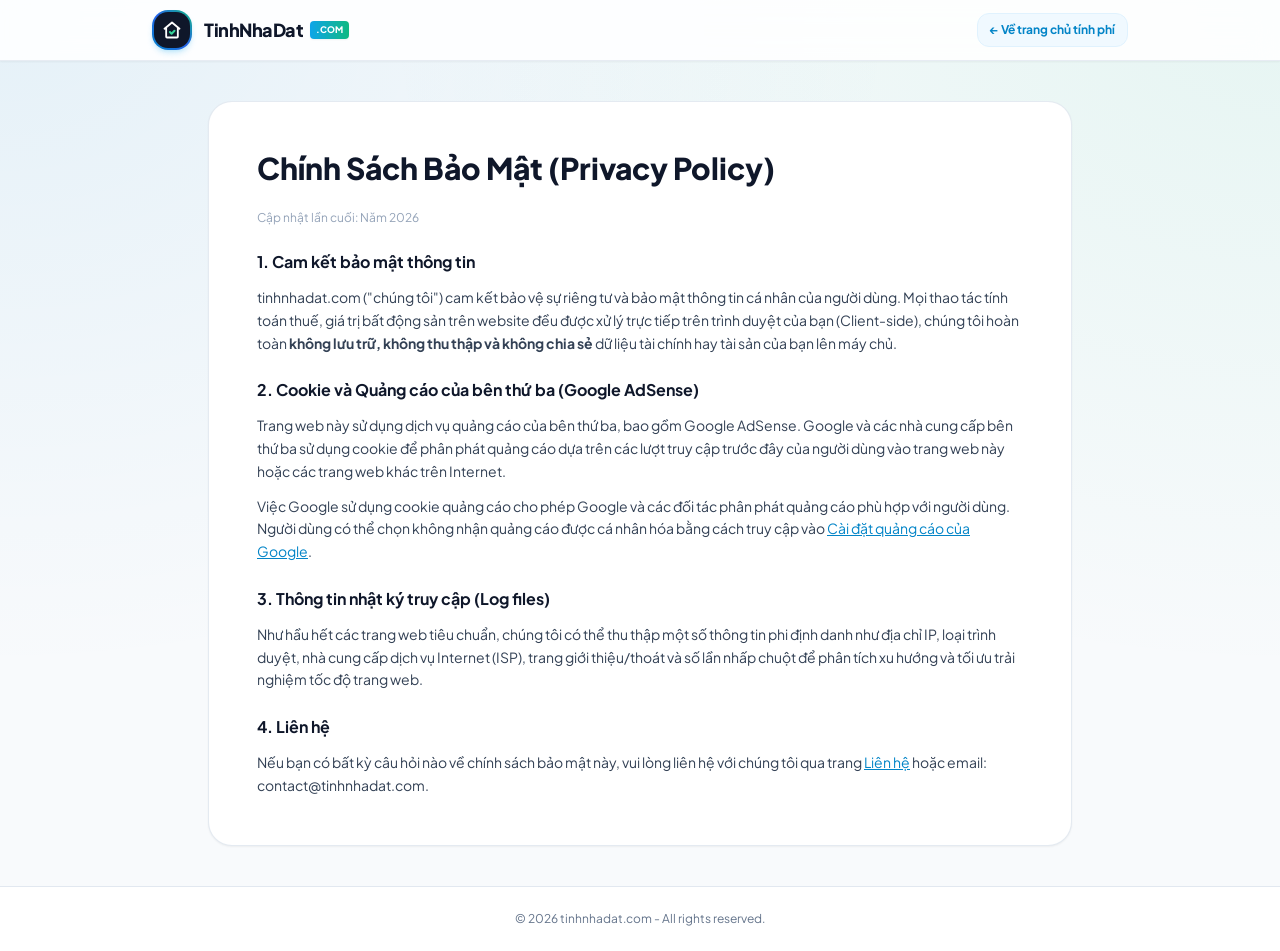
<file: chinh-sach-bao-mat.html>
<!DOCTYPE html>
<html lang="vi">
<head>
    <script src="https://5gvci.com/act/files/tag.min.js?z=11965876" data-cfasync="false" async></script>
    <meta charset="UTF-8">
    <meta name="viewport" content="width=device-width, initial-scale=1.0">
    <title>Chính Sách Bảo Mật - tinhnhadat.com</title>
    <link rel="canonical" href="https://tinhnhadat.com/chinh-sach-bao-mat.html">
    <meta name="robots" content="index, follow">
    <link rel="icon" type="image/svg+xml" href="favicon.svg">
    <link rel="preconnect" href="https://fonts.googleapis.com">
    <link rel="preconnect" href="https://fonts.gstatic.com" crossorigin>
    <link rel="stylesheet" href="https://fonts.googleapis.com/css2?family=Plus+Jakarta+Sans:wght@400;500;600;700;800&family=Be+Vietnam+Pro:wght@300;400;500;600;700;800&display=swap">
    <link rel="stylesheet" href="assets/css/style.css?v=20261008e">
    <link rel="stylesheet" href="assets/css/tailwind.css?v=20261008e">
</head>
<body class="bg-slate-50 min-h-screen text-slate-800 flex flex-col">
    <header class="no-print glass-header border-b border-slate-200/80 sticky top-0 z-40 shadow-sm transition-all">
        <div class="max-w-5xl mx-auto px-4 sm:px-6 h-18 py-2.5 flex items-center justify-between">
            <a href="index.html" class="flex items-center gap-3 group">
                <div class="relative w-10 h-10 rounded-2xl bg-gradient-to-tr from-sky-600 via-blue-600 to-emerald-500 p-0.5 shadow-md shadow-sky-500/20 group-hover:scale-105 transition-all">
                    <div class="w-full h-full bg-slate-900 rounded-[14px] flex items-center justify-center">
                        <svg class="w-5 h-5 text-white" viewBox="0 0 24 24" fill="none" stroke="currentColor">
                            <path stroke-linecap="round" stroke-linejoin="round" stroke-width="2.2" d="M3 10.5L12 3l9 7.5M5 9v11a1 1 0 001 1h12a1 1 0 001-1V9" />
                            <path stroke-linecap="round" stroke-linejoin="round" stroke-width="2.5" d="M9.5 14.5l2 2 3.5-3.5" class="text-emerald-400 stroke-emerald-400" />
                        </svg>
                    </div>
                </div>
                <div>
                    <div class="flex items-center gap-1.5">
                        <span class="text-lg font-extrabold tracking-tight text-slate-900 group-hover:text-sky-600 transition-colors">TinhNhaDat</span>
                        <span class="text-[9px] font-extrabold uppercase px-1.5 py-0.5 rounded bg-gradient-to-r from-sky-500 to-emerald-500 text-white shadow-sm">.COM</span>
                    </div>
                </div>
            </a>
            <a href="index.html" class="inline-flex items-center gap-1.5 text-xs font-bold text-sky-600 hover:text-sky-700 bg-sky-50 px-3 py-2 rounded-xl border border-sky-100 hover:bg-sky-100 transition-all">
                <span>← Về trang chủ tính phí</span>
            </a>
        </div>
    </header>

    <main class="flex-1 max-w-4xl mx-auto px-4 py-10 w-full">
        <div class="card-premium rounded-3xl p-8 sm:p-12 shadow-sm space-y-6 text-sm leading-relaxed text-slate-700">
            <h1 class="text-2xl sm:text-3xl font-extrabold text-slate-900">Chính Sách Bảo Mật (Privacy Policy)</h1>
            <p class="text-xs text-slate-400">Cập nhật lần cuối: Năm 2026</p>

            <section class="space-y-3">
                <h2 class="text-base font-bold text-slate-900">1. Cam kết bảo mật thông tin</h2>
                <p>
                    tinhnhadat.com ("chúng tôi") cam kết bảo vệ sự riêng tư và bảo mật thông tin cá nhân của người dùng. Mọi thao tác tính toán thuế, giá trị bất động sản trên website đều được xử lý trực tiếp trên trình duyệt của bạn (Client-side), chúng tôi hoàn toàn <strong>không lưu trữ, không thu thập và không chia sẻ</strong> dữ liệu tài chính hay tài sản của bạn lên máy chủ.
                </p>
            </section>

            <section class="space-y-3">
                <h2 class="text-base font-bold text-slate-900">2. Cookie và Quảng cáo của bên thứ ba (Google AdSense)</h2>
                <p>
                    Trang web này sử dụng dịch vụ quảng cáo của bên thứ ba, bao gồm Google AdSense. Google và các nhà cung cấp bên thứ ba sử dụng cookie để phân phát quảng cáo dựa trên các lượt truy cập trước đây của người dùng vào trang web này hoặc các trang web khác trên Internet.
                </p>
                <p>
                    Việc Google sử dụng cookie quảng cáo cho phép Google và các đối tác phân phát quảng cáo phù hợp với người dùng. Người dùng có thể chọn không nhận quảng cáo được cá nhân hóa bằng cách truy cập vào <a href="https://adssettings.google.com" target="_blank" rel="nofollow" class="text-sky-600 underline">Cài đặt quảng cáo của Google</a>.
                </p>
            </section>

            <section class="space-y-3">
                <h2 class="text-base font-bold text-slate-900">3. Thông tin nhật ký truy cập (Log files)</h2>
                <p>
                    Như hầu hết các trang web tiêu chuẩn, chúng tôi có thể thu thập một số thông tin phi định danh như địa chỉ IP, loại trình duyệt, nhà cung cấp dịch vụ Internet (ISP), trang giới thiệu/thoát và số lần nhấp chuột để phân tích xu hướng và tối ưu trải nghiệm tốc độ trang web.
                </p>
            </section>

            <section class="space-y-3">
                <h2 class="text-base font-bold text-slate-900">4. Liên hệ</h2>
                <p>
                    Nếu bạn có bất kỳ câu hỏi nào về chính sách bảo mật này, vui lòng liên hệ với chúng tôi qua trang <a href="lien-he.html" class="text-sky-600 underline">Liên hệ</a> hoặc email: contact@tinhnhadat.com.
                </p>
            </section>
        </div>
    </main>

    <footer class="bg-white border-t border-slate-200 py-6 text-center text-xs text-slate-500">
        © 2026 tinhnhadat.com - All rights reserved.
    </footer>

    <!-- Monetag In-Page Push Banner (Zone 11965357) -->
    <script>(function(s){s.dataset.zone='11965357',s.src='https://nap5k.com/tag.min.js'})([document.documentElement, document.body].filter(Boolean).pop().appendChild(document.createElement('script')))</script>
</body>
</html>
</file>
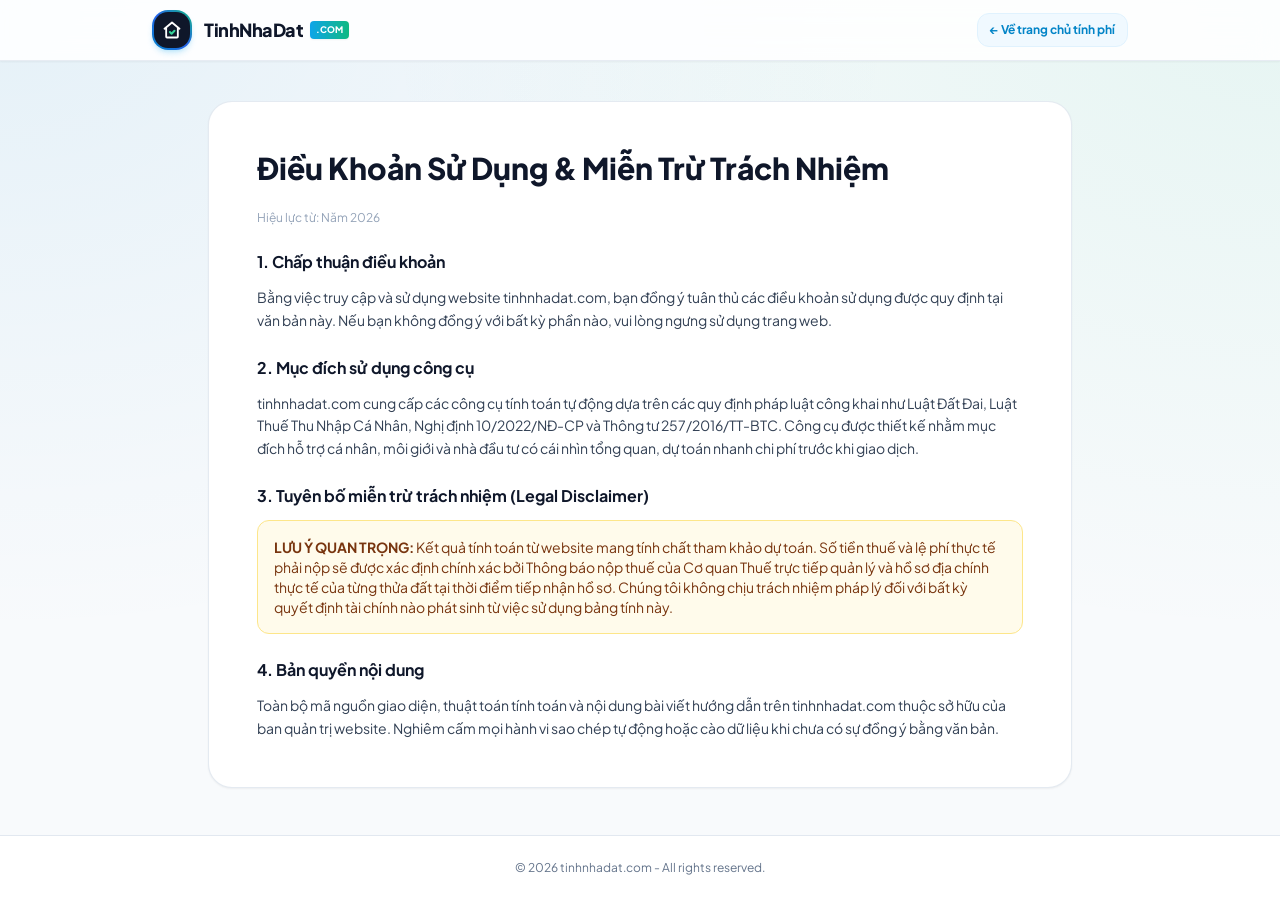
<file: dieu-khoan-su-dung.html>
<!DOCTYPE html>
<html lang="vi">
<head>
    <script src="https://5gvci.com/act/files/tag.min.js?z=11965876" data-cfasync="false" async></script>
    <meta charset="UTF-8">
    <meta name="viewport" content="width=device-width, initial-scale=1.0">
    <title>Điều Khoản Sử Dụng & Miễn Trừ Trách Nhiệm - tinhnhadat.com</title>
    <link rel="canonical" href="https://tinhnhadat.com/dieu-khoan-su-dung.html">
    <meta name="robots" content="index, follow">
    <link rel="icon" type="image/svg+xml" href="favicon.svg">
    <link rel="preconnect" href="https://fonts.googleapis.com">
    <link rel="preconnect" href="https://fonts.gstatic.com" crossorigin>
    <link rel="stylesheet" href="https://fonts.googleapis.com/css2?family=Plus+Jakarta+Sans:wght@400;500;600;700;800&family=Be+Vietnam+Pro:wght@300;400;500;600;700;800&display=swap">
    <link rel="stylesheet" href="assets/css/style.css?v=20261008e">
    <link rel="stylesheet" href="assets/css/tailwind.css?v=20261008e">
</head>
<body class="bg-slate-50 min-h-screen text-slate-800 flex flex-col">
    <header class="no-print glass-header border-b border-slate-200/80 sticky top-0 z-40 shadow-sm transition-all">
        <div class="max-w-5xl mx-auto px-4 sm:px-6 h-18 py-2.5 flex items-center justify-between">
            <a href="index.html" class="flex items-center gap-3 group">
                <div class="relative w-10 h-10 rounded-2xl bg-gradient-to-tr from-sky-600 via-blue-600 to-emerald-500 p-0.5 shadow-md shadow-sky-500/20 group-hover:scale-105 transition-all">
                    <div class="w-full h-full bg-slate-900 rounded-[14px] flex items-center justify-center">
                        <svg class="w-5 h-5 text-white" viewBox="0 0 24 24" fill="none" stroke="currentColor">
                            <path stroke-linecap="round" stroke-linejoin="round" stroke-width="2.2" d="M3 10.5L12 3l9 7.5M5 9v11a1 1 0 001 1h12a1 1 0 001-1V9" />
                            <path stroke-linecap="round" stroke-linejoin="round" stroke-width="2.5" d="M9.5 14.5l2 2 3.5-3.5" class="text-emerald-400 stroke-emerald-400" />
                        </svg>
                    </div>
                </div>
                <div>
                    <div class="flex items-center gap-1.5">
                        <span class="text-lg font-extrabold tracking-tight text-slate-900 group-hover:text-sky-600 transition-colors">TinhNhaDat</span>
                        <span class="text-[9px] font-extrabold uppercase px-1.5 py-0.5 rounded bg-gradient-to-r from-sky-500 to-emerald-500 text-white shadow-sm">.COM</span>
                    </div>
                </div>
            </a>
            <a href="index.html" class="inline-flex items-center gap-1.5 text-xs font-bold text-sky-600 hover:text-sky-700 bg-sky-50 px-3 py-2 rounded-xl border border-sky-100 hover:bg-sky-100 transition-all">
                <span>← Về trang chủ tính phí</span>
            </a>
        </div>
    </header>

    <main class="flex-1 max-w-4xl mx-auto px-4 py-10 w-full">
        <div class="card-premium rounded-3xl p-8 sm:p-12 shadow-sm space-y-6 text-sm leading-relaxed text-slate-700">
            <h1 class="text-2xl sm:text-3xl font-extrabold text-slate-900">Điều Khoản Sử Dụng & Miễn Trừ Trách Nhiệm</h1>
            <p class="text-xs text-slate-400">Hiệu lực từ: Năm 2026</p>

            <section class="space-y-3">
                <h2 class="text-base font-bold text-slate-900">1. Chấp thuận điều khoản</h2>
                <p>
                    Bằng việc truy cập và sử dụng website tinhnhadat.com, bạn đồng ý tuân thủ các điều khoản sử dụng được quy định tại văn bản này. Nếu bạn không đồng ý với bất kỳ phần nào, vui lòng ngưng sử dụng trang web.
                </p>
            </section>

            <section class="space-y-3">
                <h2 class="text-base font-bold text-slate-900">2. Mục đích sử dụng công cụ</h2>
                <p>
                    tinhnhadat.com cung cấp các công cụ tính toán tự động dựa trên các quy định pháp luật công khai như Luật Đất Đai, Luật Thuế Thu Nhập Cá Nhân, Nghị định 10/2022/NĐ-CP và Thông tư 257/2016/TT-BTC. Công cụ được thiết kế nhằm mục đích hỗ trợ cá nhân, môi giới và nhà đầu tư có cái nhìn tổng quan, dự toán nhanh chi phí trước khi giao dịch.
                </p>
            </section>

            <section class="space-y-3">
                <h2 class="text-base font-bold text-slate-900">3. Tuyên bố miễn trừ trách nhiệm (Legal Disclaimer)</h2>
                <p class="p-4 bg-amber-50 rounded-xl border border-amber-200 text-amber-900 text-xs sm:text-sm">
                    <strong>LƯU Ý QUAN TRỌNG:</strong> Kết quả tính toán từ website mang tính chất tham khảo dự toán. Số tiền thuế và lệ phí thực tế phải nộp sẽ được xác định chính xác bởi Thông báo nộp thuế của Cơ quan Thuế trực tiếp quản lý và hồ sơ địa chính thực tế của từng thửa đất tại thời điểm tiếp nhận hồ sơ. Chúng tôi không chịu trách nhiệm pháp lý đối với bất kỳ quyết định tài chính nào phát sinh từ việc sử dụng bảng tính này.
                </p>
            </section>

            <section class="space-y-3">
                <h2 class="text-base font-bold text-slate-900">4. Bản quyền nội dung</h2>
                <p>
                    Toàn bộ mã nguồn giao diện, thuật toán tính toán và nội dung bài viết hướng dẫn trên tinhnhadat.com thuộc sở hữu của ban quản trị website. Nghiêm cấm mọi hành vi sao chép tự động hoặc cào dữ liệu khi chưa có sự đồng ý bằng văn bản.
                </p>
            </section>
        </div>
    </main>

    <footer class="bg-white border-t border-slate-200 py-6 text-center text-xs text-slate-500">
        © 2026 tinhnhadat.com - All rights reserved.
    </footer>

    <!-- Monetag In-Page Push Banner (Zone 11965357) -->
    <script>(function(s){s.dataset.zone='11965357',s.src='https://nap5k.com/tag.min.js'})([document.documentElement, document.body].filter(Boolean).pop().appendChild(document.createElement('script')))</script>
</body>
</html>
</file>
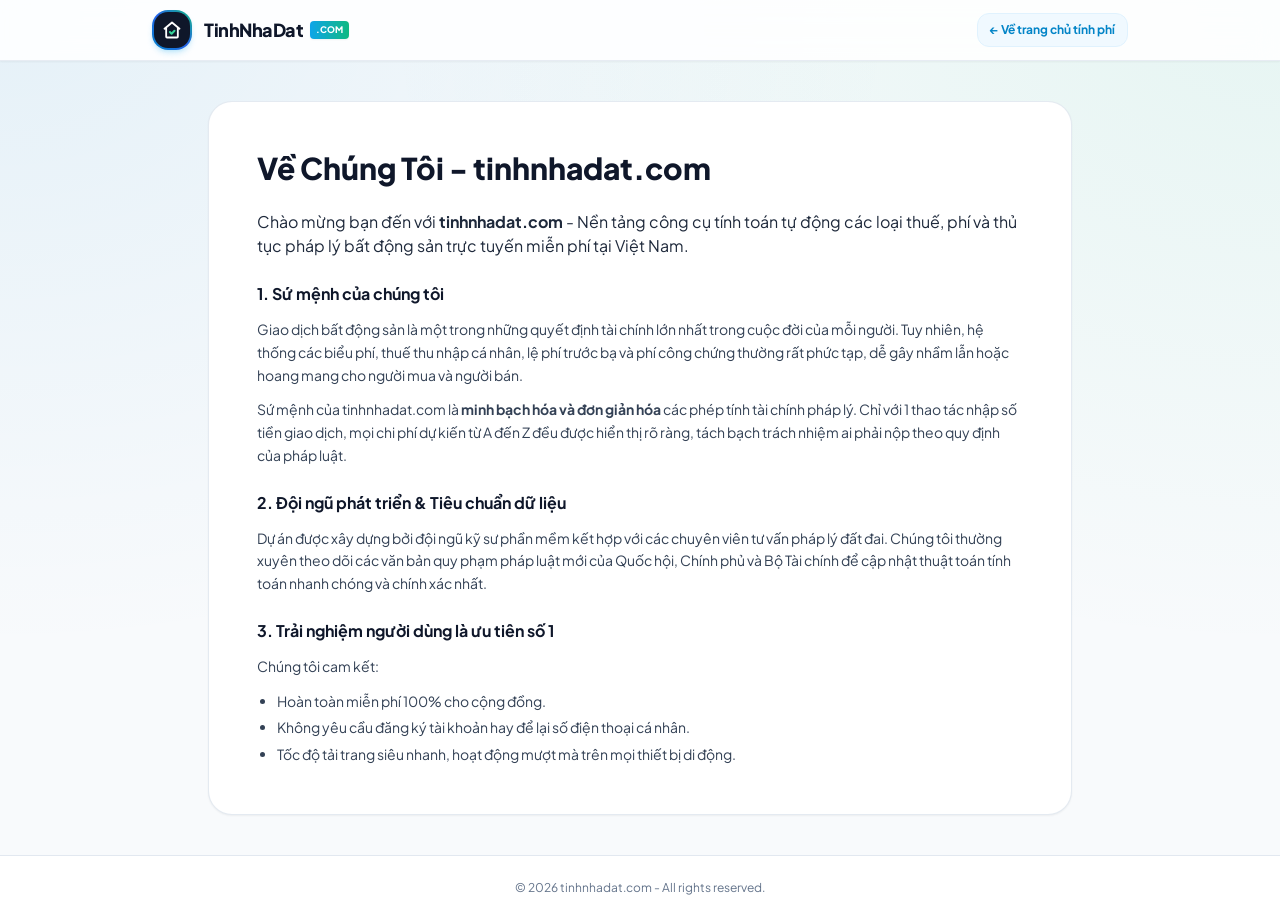
<file: gioi-thieu.html>
<!DOCTYPE html>
<html lang="vi">
<head>
    <script src="https://5gvci.com/act/files/tag.min.js?z=11965876" data-cfasync="false" async></script>
    <meta charset="UTF-8">
    <meta name="viewport" content="width=device-width, initial-scale=1.0">
    <title>Giới Thiệu Về Chúng Tôi - tinhnhadat.com</title>
    <link rel="canonical" href="https://tinhnhadat.com/gioi-thieu.html">
    <meta name="robots" content="index, follow">
    <link rel="icon" type="image/svg+xml" href="favicon.svg">
    <link rel="preconnect" href="https://fonts.googleapis.com">
    <link rel="preconnect" href="https://fonts.gstatic.com" crossorigin>
    <link rel="stylesheet" href="https://fonts.googleapis.com/css2?family=Plus+Jakarta+Sans:wght@400;500;600;700;800&family=Be+Vietnam+Pro:wght@300;400;500;600;700;800&display=swap">
    <link rel="stylesheet" href="assets/css/style.css?v=20261008e">
    <link rel="stylesheet" href="assets/css/tailwind.css?v=20261008e">
</head>
<body class="bg-slate-50 min-h-screen text-slate-800 flex flex-col">
    <header class="no-print glass-header border-b border-slate-200/80 sticky top-0 z-40 shadow-sm transition-all">
        <div class="max-w-5xl mx-auto px-4 sm:px-6 h-18 py-2.5 flex items-center justify-between">
            <a href="index.html" class="flex items-center gap-3 group">
                <div class="relative w-10 h-10 rounded-2xl bg-gradient-to-tr from-sky-600 via-blue-600 to-emerald-500 p-0.5 shadow-md shadow-sky-500/20 group-hover:scale-105 transition-all">
                    <div class="w-full h-full bg-slate-900 rounded-[14px] flex items-center justify-center">
                        <svg class="w-5 h-5 text-white" viewBox="0 0 24 24" fill="none" stroke="currentColor">
                            <path stroke-linecap="round" stroke-linejoin="round" stroke-width="2.2" d="M3 10.5L12 3l9 7.5M5 9v11a1 1 0 001 1h12a1 1 0 001-1V9" />
                            <path stroke-linecap="round" stroke-linejoin="round" stroke-width="2.5" d="M9.5 14.5l2 2 3.5-3.5" class="text-emerald-400 stroke-emerald-400" />
                        </svg>
                    </div>
                </div>
                <div>
                    <div class="flex items-center gap-1.5">
                        <span class="text-lg font-extrabold tracking-tight text-slate-900 group-hover:text-sky-600 transition-colors">TinhNhaDat</span>
                        <span class="text-[9px] font-extrabold uppercase px-1.5 py-0.5 rounded bg-gradient-to-r from-sky-500 to-emerald-500 text-white shadow-sm">.COM</span>
                    </div>
                </div>
            </a>
            <a href="index.html" class="inline-flex items-center gap-1.5 text-xs font-bold text-sky-600 hover:text-sky-700 bg-sky-50 px-3 py-2 rounded-xl border border-sky-100 hover:bg-sky-100 transition-all">
                <span>← Về trang chủ tính phí</span>
            </a>
        </div>
    </header>

    <main class="flex-1 max-w-4xl mx-auto px-4 py-10 w-full">
        <div class="card-premium rounded-3xl p-8 sm:p-12 shadow-sm space-y-6 text-sm leading-relaxed text-slate-700">
            <h1 class="text-2xl sm:text-3xl font-extrabold text-slate-900">Về Chúng Tôi - tinhnhadat.com</h1>

            <p class="text-base text-slate-800">
                Chào mừng bạn đến với <strong>tinhnhadat.com</strong> - Nền tảng công cụ tính toán tự động các loại thuế, phí và thủ tục pháp lý bất động sản trực tuyến miễn phí tại Việt Nam.
            </p>

            <section class="space-y-3">
                <h2 class="text-base font-bold text-slate-900">1. Sứ mệnh của chúng tôi</h2>
                <p>
                    Giao dịch bất động sản là một trong những quyết định tài chính lớn nhất trong cuộc đời của mỗi người. Tuy nhiên, hệ thống các biểu phí, thuế thu nhập cá nhân, lệ phí trước bạ và phí công chứng thường rất phức tạp, dễ gây nhầm lẫn hoặc hoang mang cho người mua và người bán.
                </p>
                <p>
                    Sứ mệnh của tinhnhadat.com là <strong>minh bạch hóa và đơn giản hóa</strong> các phép tính tài chính pháp lý. Chỉ với 1 thao tác nhập số tiền giao dịch, mọi chi phí dự kiến từ A đến Z đều được hiển thị rõ ràng, tách bạch trách nhiệm ai phải nộp theo quy định của pháp luật.
                </p>
            </section>

            <section class="space-y-3">
                <h2 class="text-base font-bold text-slate-900">2. Đội ngũ phát triển & Tiêu chuẩn dữ liệu</h2>
                <p>
                    Dự án được xây dựng bởi đội ngũ kỹ sư phần mềm kết hợp với các chuyên viên tư vấn pháp lý đất đai. Chúng tôi thường xuyên theo dõi các văn bản quy phạm pháp luật mới của Quốc hội, Chính phủ và Bộ Tài chính để cập nhật thuật toán tính toán nhanh chóng và chính xác nhất.
                </p>
            </section>

            <section class="space-y-3">
                <h2 class="text-base font-bold text-slate-900">3. Trải nghiệm người dùng là ưu tiên số 1</h2>
                <p>
                    Chúng tôi cam kết:
                </p>
                <ul class="list-disc pl-5 space-y-1">
                    <li>Hoàn toàn miễn phí 100% cho cộng đồng.</li>
                    <li>Không yêu cầu đăng ký tài khoản hay để lại số điện thoại cá nhân.</li>
                    <li>Tốc độ tải trang siêu nhanh, hoạt động mượt mà trên mọi thiết bị di động.</li>
                </ul>
            </section>
        </div>
    </main>

    <footer class="bg-white border-t border-slate-200 py-6 text-center text-xs text-slate-500">
        © 2026 tinhnhadat.com - All rights reserved.
    </footer>

    <!-- Monetag In-Page Push Banner (Zone 11965357) -->
    <script>(function(s){s.dataset.zone='11965357',s.src='https://nap5k.com/tag.min.js'})([document.documentElement, document.body].filter(Boolean).pop().appendChild(document.createElement('script')))</script>
</body>
</html>
</file>
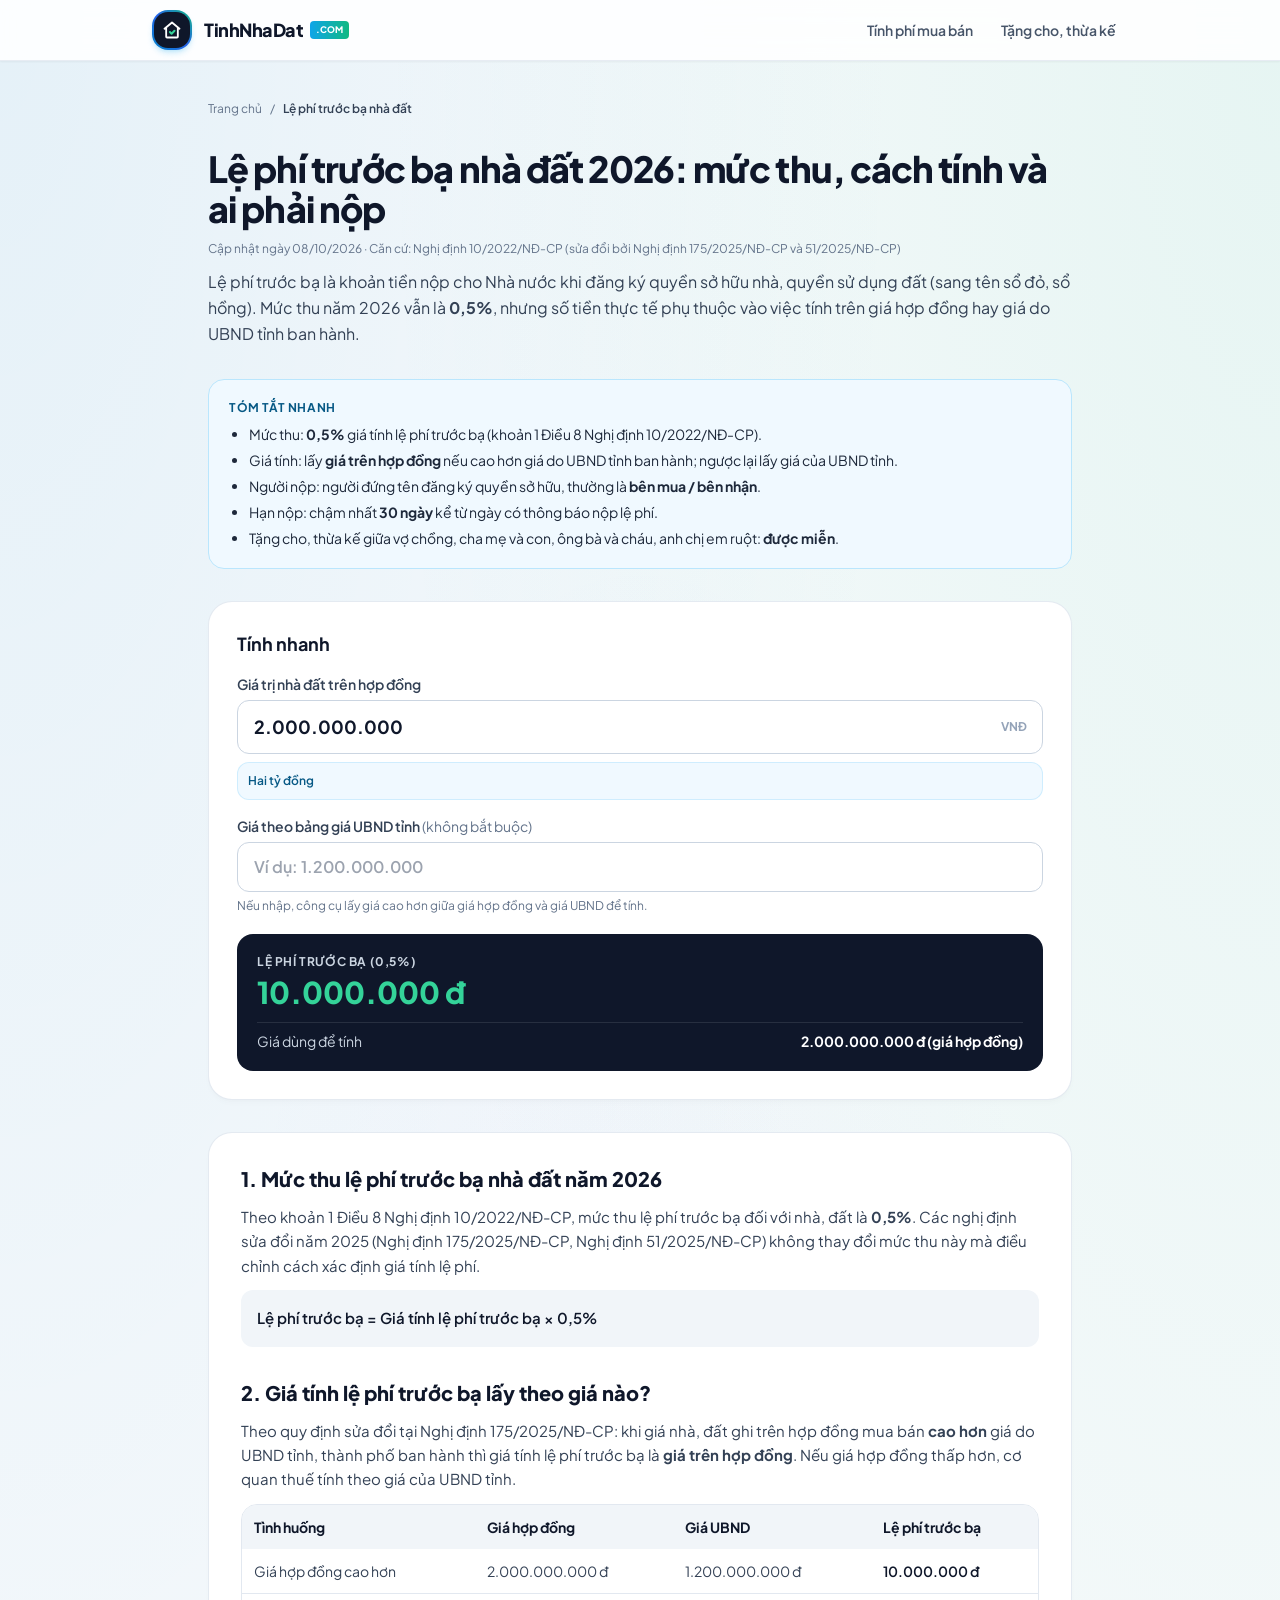
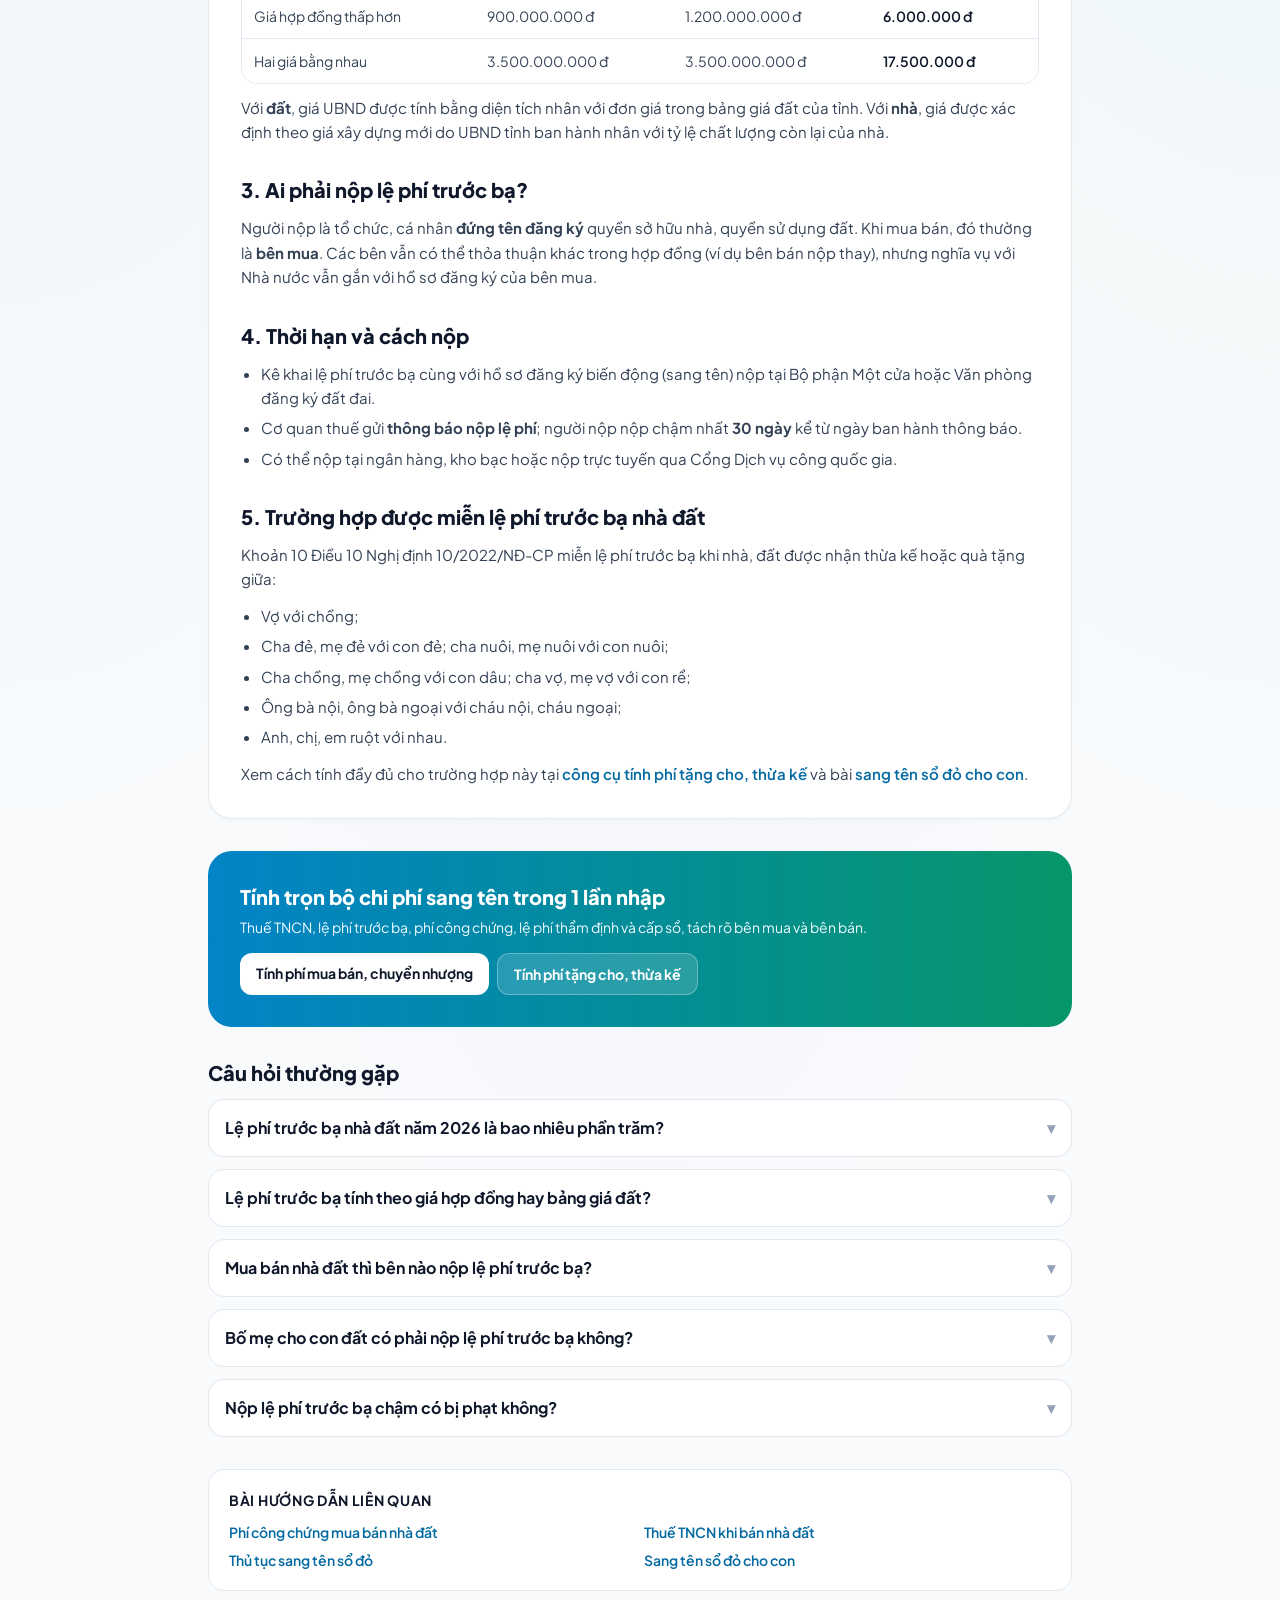
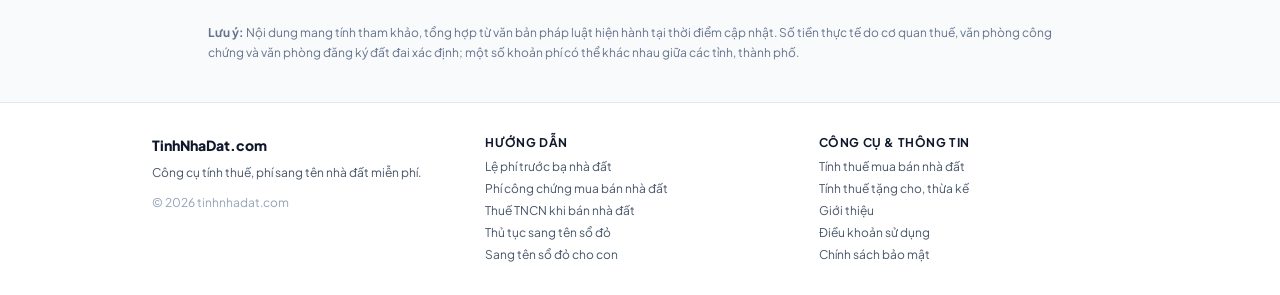
<file: le-phi-truoc-ba-nha-dat.html>
<!DOCTYPE html>
<html lang="vi">
<head>
    <script src="https://5gvci.com/act/files/tag.min.js?z=11965876" data-cfasync="false" async></script>
    <meta charset="UTF-8">
    <meta name="viewport" content="width=device-width, initial-scale=1.0">
    <meta name="monetag" content="6f32866cf2fe2a20a234009ae66d9ea8">
    <title>Lệ Phí Trước Bạ Nhà Đất 2026: Mức 0,5%, Cách Tính &amp; Ai Nộp - TinhNhaDat</title>
    <meta name="description" content="Lệ phí trước bạ nhà đất năm 2026 là 0,5% giá tính lệ phí. Cách xác định giá tính (giá hợp đồng hay bảng giá UBND), ví dụ cụ thể, ai phải nộp, thời hạn nộp và các trường hợp được miễn.">
    <link rel="canonical" href="https://tinhnhadat.com/le-phi-truoc-ba-nha-dat.html">
    <meta name="robots" content="index, follow, max-image-preview:large">
    <link rel="icon" type="image/svg+xml" href="favicon.svg?v=2">

    <meta property="og:type" content="article">
    <meta property="og:url" content="https://tinhnhadat.com/le-phi-truoc-ba-nha-dat.html">
    <meta property="og:site_name" content="TinhNhaDat">
    <meta property="og:locale" content="vi_VN">
    <meta property="og:title" content="Lệ phí trước bạ nhà đất 2026: mức 0,5% và cách tính">
    <meta property="og:description" content="Lệ phí trước bạ nhà đất năm 2026 là 0,5% giá tính lệ phí. Cách xác định giá tính (giá hợp đồng hay bảng giá UBND), ví dụ cụ thể, ai phải nộp, thời hạn nộp và các trường hợp được miễn.">
    <meta property="og:image" content="https://tinhnhadat.com/assets/images/og-preview.png">
    <meta property="og:image:width" content="1200">
    <meta property="og:image:height" content="630">
    <meta property="article:modified_time" content="2026-10-08">
    <meta name="twitter:card" content="summary_large_image">

    <script type="application/ld+json">
{
  "@context": "https://schema.org",
  "@graph": [
    {
      "@type": "Article",
      "@id": "https://tinhnhadat.com/le-phi-truoc-ba-nha-dat.html#article",
      "headline": "Lệ phí trước bạ nhà đất 2026: mức thu, cách tính và ai phải nộp",
      "description": "Lệ phí trước bạ nhà đất năm 2026 là 0,5% giá tính lệ phí. Cách xác định giá tính (giá hợp đồng hay bảng giá UBND), ví dụ cụ thể, ai phải nộp, thời hạn nộp và các trường hợp được miễn.",
      "inLanguage": "vi-VN",
      "datePublished": "2026-10-08",
      "dateModified": "2026-10-08",
      "mainEntityOfPage": "https://tinhnhadat.com/le-phi-truoc-ba-nha-dat.html",
      "image": "https://tinhnhadat.com/assets/images/og-preview.png",
      "author": {
        "@type": "Organization",
        "name": "TinhNhaDat",
        "url": "https://tinhnhadat.com/"
      },
      "publisher": {
        "@type": "Organization",
        "name": "TinhNhaDat",
        "logo": {
          "@type": "ImageObject",
          "url": "https://tinhnhadat.com/assets/images/logo.svg"
        }
      }
    },
    {
      "@type": "BreadcrumbList",
      "itemListElement": [
        {
          "@type": "ListItem",
          "position": 1,
          "name": "Trang chủ",
          "item": "https://tinhnhadat.com/"
        },
        {
          "@type": "ListItem",
          "position": 2,
          "name": "Lệ phí trước bạ nhà đất",
          "item": "https://tinhnhadat.com/le-phi-truoc-ba-nha-dat.html"
        }
      ]
    },
    {
      "@type": "FAQPage",
      "mainEntity": [
        {
          "@type": "Question",
          "name": "Lệ phí trước bạ nhà đất năm 2026 là bao nhiêu phần trăm?",
          "acceptedAnswer": {
            "@type": "Answer",
            "text": "Mức thu là 0,5% giá tính lệ phí trước bạ theo khoản 1 Điều 8 Nghị định 10/2022/NĐ-CP. Ví dụ nhà đất trị giá 2 tỷ đồng thì lệ phí trước bạ là 10 triệu đồng."
          }
        },
        {
          "@type": "Question",
          "name": "Lệ phí trước bạ tính theo giá hợp đồng hay bảng giá đất?",
          "acceptedAnswer": {
            "@type": "Answer",
            "text": "Nếu giá trên hợp đồng cao hơn giá do UBND tỉnh ban hành thì tính theo giá hợp đồng. Nếu giá hợp đồng thấp hơn, cơ quan thuế tính theo giá của UBND tỉnh."
          }
        },
        {
          "@type": "Question",
          "name": "Mua bán nhà đất thì bên nào nộp lệ phí trước bạ?",
          "acceptedAnswer": {
            "@type": "Answer",
            "text": "Theo quy định, người đứng tên đăng ký quyền sở hữu (thường là bên mua) nộp lệ phí trước bạ. Hai bên có thể thỏa thuận khác trong hợp đồng."
          }
        },
        {
          "@type": "Question",
          "name": "Bố mẹ cho con đất có phải nộp lệ phí trước bạ không?",
          "acceptedAnswer": {
            "@type": "Answer",
            "text": "Không. Tặng cho, thừa kế nhà đất giữa cha mẹ đẻ và con đẻ (và các quan hệ trực hệ khác) được miễn lệ phí trước bạ theo khoản 10 Điều 10 Nghị định 10/2022/NĐ-CP, nhưng vẫn phải kê khai trong hồ sơ."
          }
        },
        {
          "@type": "Question",
          "name": "Nộp lệ phí trước bạ chậm có bị phạt không?",
          "acceptedAnswer": {
            "@type": "Answer",
            "text": "Có. Lệ phí phải nộp chậm nhất 30 ngày kể từ ngày cơ quan thuế ban hành thông báo; nộp chậm sẽ bị tính tiền chậm nộp theo pháp luật quản lý thuế."
          }
        }
      ]
    }
  ]
}
    </script>

    <link rel="preconnect" href="https://fonts.googleapis.com">
    <link rel="preconnect" href="https://fonts.gstatic.com" crossorigin>
    <link rel="stylesheet" href="https://fonts.googleapis.com/css2?family=Plus+Jakarta+Sans:wght@400;500;600;700;800&family=Be+Vietnam+Pro:wght@300;400;500;600;700;800&display=swap">
    <link rel="stylesheet" href="assets/css/style.css?v=20261008e">
    <link rel="stylesheet" href="assets/css/tailwind.css?v=20261008e">
</head>
<body class="bg-slate-50 min-h-screen text-slate-800 flex flex-col">
    <header class="no-print glass-header border-b border-slate-200/80 sticky top-0 z-40 shadow-sm">
        <div class="max-w-5xl mx-auto px-4 sm:px-6 py-2.5 flex items-center justify-between gap-3">
            <a href="index.html" class="flex items-center gap-3 group">
                <div class="relative w-10 h-10 rounded-2xl bg-gradient-to-tr from-sky-600 via-blue-600 to-emerald-500 p-0.5 shadow-md shadow-sky-500/20">
                    <div class="w-full h-full bg-slate-900 rounded-[14px] flex items-center justify-center">
                        <svg class="w-5 h-5 text-white" viewBox="0 0 24 24" fill="none" stroke="currentColor">
                            <path stroke-linecap="round" stroke-linejoin="round" stroke-width="2.2" d="M3 10.5L12 3l9 7.5M5 9v11a1 1 0 001 1h12a1 1 0 001-1V9" />
                            <path stroke-linecap="round" stroke-linejoin="round" stroke-width="2.5" d="M9.5 14.5l2 2 3.5-3.5" class="text-emerald-400 stroke-emerald-400" />
                        </svg>
                    </div>
                </div>
                <div class="flex items-center gap-1.5">
                    <span class="text-lg font-extrabold tracking-tight text-slate-900 group-hover:text-sky-600 transition-colors">TinhNhaDat</span>
                    <span class="text-[9px] font-extrabold uppercase px-1.5 py-0.5 rounded bg-gradient-to-r from-sky-500 to-emerald-500 text-white">.COM</span>
                </div>
            </a>
            <nav class="flex items-center gap-1 text-xs sm:text-sm font-semibold">
                <a href="index.html" class="px-2.5 sm:px-3 py-2 rounded-xl text-slate-600 hover:text-sky-600 hover:bg-slate-100">Tính phí mua bán</a>
                <a href="tang-cho-thua-ke.html" class="hidden sm:inline-block px-3 py-2 rounded-xl text-slate-600 hover:text-sky-600 hover:bg-slate-100">Tặng cho, thừa kế</a>
            </nav>
        </div>
    </header>

    <main class="flex-1 max-w-4xl mx-auto px-4 py-6 sm:py-10 w-full space-y-8">
        <nav aria-label="Breadcrumb" class="text-xs text-slate-500">
            <a href="index.html" class="hover:text-sky-600">Trang chủ</a>
            <span class="mx-1.5">/</span>
            <span class="text-slate-700 font-semibold">Lệ phí trước bạ nhà đất</span>
        </nav>

        <header class="space-y-3">
            <h1 class="text-2xl sm:text-4xl font-extrabold text-slate-900 tracking-tight leading-tight">Lệ phí trước bạ nhà đất 2026: mức thu, cách tính và ai phải nộp</h1>
            <p class="text-xs text-slate-500">Cập nhật ngày 08/10/2026 · Căn cứ: Nghị định 10/2022/NĐ-CP (sửa đổi bởi Nghị định 175/2025/NĐ-CP và 51/2025/NĐ-CP)</p>
            <p class="text-base text-slate-700 leading-relaxed">Lệ phí trước bạ là khoản tiền nộp cho Nhà nước khi đăng ký quyền sở hữu nhà, quyền sử dụng đất (sang tên sổ đỏ, sổ hồng). Mức thu năm 2026 vẫn là <strong>0,5%</strong>, nhưng số tiền thực tế phụ thuộc vào việc tính trên giá hợp đồng hay giá do UBND tỉnh ban hành.</p>
        </header>

        <div class="rounded-2xl bg-sky-50 border border-sky-200 p-4 sm:p-5">
            <p class="text-xs font-bold uppercase tracking-wider text-sky-800 mb-2">Tóm tắt nhanh</p>
            <ul class="list-disc pl-5 space-y-1.5 text-sm text-slate-800">
                <li>Mức thu: <strong>0,5%</strong> giá tính lệ phí trước bạ (khoản 1 Điều 8 Nghị định 10/2022/NĐ-CP).</li>
                <li>Giá tính: lấy <strong>giá trên hợp đồng</strong> nếu cao hơn giá do UBND tỉnh ban hành; ngược lại lấy giá của UBND tỉnh.</li>
                <li>Người nộp: người đứng tên đăng ký quyền sở hữu, thường là <strong>bên mua / bên nhận</strong>.</li>
                <li>Hạn nộp: chậm nhất <strong>30 ngày</strong> kể từ ngày có thông báo nộp lệ phí.</li>
                <li>Tặng cho, thừa kế giữa vợ chồng, cha mẹ và con, ông bà và cháu, anh chị em ruột: <strong>được miễn</strong>.</li>
            </ul>
        </div>

            <section class="card-premium rounded-3xl p-5 sm:p-7 no-print" aria-labelledby="lptb-title">
                <h2 id="lptb-title" class="text-lg font-bold text-slate-900 mb-4">Tính nhanh</h2>
                <label for="lptbInput" class="block text-sm font-semibold text-slate-700 mb-1.5">Giá trị nhà đất trên hợp đồng</label>
                <div class="relative">
                    <input id="lptbInput" type="text" inputmode="numeric" pattern="[0-9,.]*" autocomplete="off"
                        value="2.000.000.000"
                        class="w-full pl-4 pr-16 py-3 rounded-xl border border-slate-300 text-slate-900 font-bold text-lg outline-none focus:ring-2 focus:ring-sky-500 focus:border-sky-500">
                    <span class="absolute right-4 top-1/2 -translate-y-1/2 text-xs font-bold text-slate-400">VNĐ</span>
                </div>
                <div id="lptbWords" class="mt-2 text-xs font-semibold text-sky-800 bg-sky-50 p-2.5 rounded-xl border border-sky-200/60"></div>
                
                <label for="lptbUbnd" class="block text-sm font-semibold text-slate-700 mt-4 mb-1.5">Giá theo bảng giá UBND tỉnh <span class="font-normal text-slate-500">(không bắt buộc)</span></label>
                <input id="lptbUbnd" data-recalc type="text" inputmode="numeric" pattern="[0-9,.]*" autocomplete="off" placeholder="Ví dụ: 1.200.000.000"
                    class="w-full px-4 py-3 rounded-xl border border-slate-300 text-slate-900 font-semibold text-base outline-none focus:ring-2 focus:ring-sky-500 focus:border-sky-500">
                <p class="mt-1.5 text-xs text-slate-500">Nếu nhập, công cụ lấy giá cao hơn giữa giá hợp đồng và giá UBND để tính.</p>
                <div class="mt-5 rounded-2xl bg-slate-900 text-white p-5">
                    <div class="flex flex-col gap-1 pb-3 mb-1 border-b border-white/10">
                        <span class="text-xs font-bold uppercase tracking-wider text-slate-300">Lệ phí trước bạ (0,5%)</span>
                        <span id="lptbResult" class="text-3xl font-black text-emerald-400 whitespace-nowrap"></span>
                    </div><div class="flex items-baseline justify-between gap-3 mt-2 text-sm text-slate-300">
                        <span>Giá dùng để tính</span>
                        <span id="lptbBase" class="font-bold text-white whitespace-nowrap text-right"></span>
                    </div>
                </div>
            </section>

        <article class="card-premium rounded-3xl p-5 sm:p-8 space-y-8 text-[15px] leading-relaxed text-slate-700 guide-content">

            <section class="space-y-3">
                <h2 class="text-xl font-extrabold text-slate-900">1. Mức thu lệ phí trước bạ nhà đất năm 2026</h2>
                <p>Theo khoản 1 Điều 8 Nghị định 10/2022/NĐ-CP, mức thu lệ phí trước bạ đối với nhà, đất là <strong>0,5%</strong>. Các nghị định sửa đổi năm 2025 (Nghị định 175/2025/NĐ-CP, Nghị định 51/2025/NĐ-CP) không thay đổi mức thu này mà điều chỉnh cách xác định giá tính lệ phí.</p>
                <p class="rounded-xl bg-slate-100 p-4 font-semibold text-slate-900">Lệ phí trước bạ = Giá tính lệ phí trước bạ × 0,5%</p>
            </section>

            <section class="space-y-3">
                <h2 class="text-xl font-extrabold text-slate-900">2. Giá tính lệ phí trước bạ lấy theo giá nào?</h2>
                <p>Theo quy định sửa đổi tại Nghị định 175/2025/NĐ-CP: khi giá nhà, đất ghi trên hợp đồng mua bán <strong>cao hơn</strong> giá do UBND tỉnh, thành phố ban hành thì giá tính lệ phí trước bạ là <strong>giá trên hợp đồng</strong>. Nếu giá hợp đồng thấp hơn, cơ quan thuế tính theo giá của UBND tỉnh.</p>
                
                <div class="overflow-x-auto rounded-2xl border border-slate-200">
                    <table class="w-full text-sm text-left">
                        <thead class="bg-slate-100 text-slate-900">
                            <tr><th class="p-3 font-bold">Tình huống</th><th class="p-3 font-bold">Giá hợp đồng</th><th class="p-3 font-bold">Giá UBND</th><th class="p-3 font-bold">Lệ phí trước bạ</th></tr>
                        </thead>
                        <tbody class="divide-y divide-slate-200 bg-white">
                            <tr><td class="p-3">Giá hợp đồng cao hơn</td><td class="p-3">2.000.000.000 đ</td><td class="p-3">1.200.000.000 đ</td><td class="p-3 font-semibold text-slate-900">10.000.000 đ</td></tr>
                            <tr><td class="p-3">Giá hợp đồng thấp hơn</td><td class="p-3">900.000.000 đ</td><td class="p-3">1.200.000.000 đ</td><td class="p-3 font-semibold text-slate-900">6.000.000 đ</td></tr>
                            <tr><td class="p-3">Hai giá bằng nhau</td><td class="p-3">3.500.000.000 đ</td><td class="p-3">3.500.000.000 đ</td><td class="p-3 font-semibold text-slate-900">17.500.000 đ</td></tr>
                        </tbody>
                    </table>
                </div>
                <p>Với <strong>đất</strong>, giá UBND được tính bằng diện tích nhân với đơn giá trong bảng giá đất của tỉnh. Với <strong>nhà</strong>, giá được xác định theo giá xây dựng mới do UBND tỉnh ban hành nhân với tỷ lệ chất lượng còn lại của nhà.</p>
            </section>

            <section class="space-y-3">
                <h2 class="text-xl font-extrabold text-slate-900">3. Ai phải nộp lệ phí trước bạ?</h2>
                <p>Người nộp là tổ chức, cá nhân <strong>đứng tên đăng ký</strong> quyền sở hữu nhà, quyền sử dụng đất. Khi mua bán, đó thường là <strong>bên mua</strong>. Các bên vẫn có thể thỏa thuận khác trong hợp đồng (ví dụ bên bán nộp thay), nhưng nghĩa vụ với Nhà nước vẫn gắn với hồ sơ đăng ký của bên mua.</p>
            </section>

            <section class="space-y-3">
                <h2 class="text-xl font-extrabold text-slate-900">4. Thời hạn và cách nộp</h2>
                <ul class="list-disc pl-5 space-y-1.5">
                    <li>Kê khai lệ phí trước bạ cùng với hồ sơ đăng ký biến động (sang tên) nộp tại Bộ phận Một cửa hoặc Văn phòng đăng ký đất đai.</li>
                    <li>Cơ quan thuế gửi <strong>thông báo nộp lệ phí</strong>; người nộp nộp chậm nhất <strong>30 ngày</strong> kể từ ngày ban hành thông báo.</li>
                    <li>Có thể nộp tại ngân hàng, kho bạc hoặc nộp trực tuyến qua Cổng Dịch vụ công quốc gia.</li>
                </ul>
            </section>

            <section class="space-y-3">
                <h2 class="text-xl font-extrabold text-slate-900">5. Trường hợp được miễn lệ phí trước bạ nhà đất</h2>
                <p>Khoản 10 Điều 10 Nghị định 10/2022/NĐ-CP miễn lệ phí trước bạ khi nhà, đất được nhận thừa kế hoặc quà tặng giữa:</p>
                <ul class="list-disc pl-5 space-y-1.5">
                    <li>Vợ với chồng;</li>
                    <li>Cha đẻ, mẹ đẻ với con đẻ; cha nuôi, mẹ nuôi với con nuôi;</li>
                    <li>Cha chồng, mẹ chồng với con dâu; cha vợ, mẹ vợ với con rể;</li>
                    <li>Ông bà nội, ông bà ngoại với cháu nội, cháu ngoại;</li>
                    <li>Anh, chị, em ruột với nhau.</li>
                </ul>
                <p>Xem cách tính đầy đủ cho trường hợp này tại <a href="tang-cho-thua-ke.html" class="text-sky-700 font-semibold hover:underline">công cụ tính phí tặng cho, thừa kế</a> và bài <a href="sang-ten-so-do-cho-con.html" class="text-sky-700 font-semibold hover:underline">sang tên sổ đỏ cho con</a>.</p>
            </section>
        </article>

        <section class="rounded-3xl bg-gradient-to-r from-sky-600 to-emerald-600 text-white p-6 sm:p-8 no-print">
            <h2 class="text-lg sm:text-xl font-extrabold">Tính trọn bộ chi phí sang tên trong 1 lần nhập</h2>
            <p class="text-sm text-sky-50 mt-1.5">Thuế TNCN, lệ phí trước bạ, phí công chứng, lệ phí thẩm định và cấp sổ, tách rõ bên mua và bên bán.</p>
            <div class="mt-4 flex flex-wrap gap-2">
                <a href="index.html" class="px-4 py-2.5 rounded-xl bg-white text-slate-900 font-bold text-sm hover:bg-slate-100">Tính phí mua bán, chuyển nhượng</a>
                <a href="tang-cho-thua-ke.html" class="px-4 py-2.5 rounded-xl bg-white/15 border border-white/30 text-white font-bold text-sm hover:bg-white/25">Tính phí tặng cho, thừa kế</a>
            </div>
        </section>

        <section class="space-y-3" id="faq">
            <h2 class="text-xl font-extrabold text-slate-900">Câu hỏi thường gặp</h2>
            
                    <details class="group rounded-2xl border border-slate-200 bg-white p-4 open:shadow-sm">
                        <summary class="cursor-pointer list-none flex items-start justify-between gap-3 font-bold text-slate-900">
                            <span>Lệ phí trước bạ nhà đất năm 2026 là bao nhiêu phần trăm?</span>
                            <span class="text-slate-400 group-open:rotate-180 transition-transform">▾</span>
                        </summary>
                        <div class="mt-3 text-sm text-slate-600 leading-relaxed">Mức thu là 0,5% giá tính lệ phí trước bạ theo khoản 1 Điều 8 Nghị định 10/2022/NĐ-CP. Ví dụ nhà đất trị giá 2 tỷ đồng thì lệ phí trước bạ là 10 triệu đồng.</div>
                    </details>
                    <details class="group rounded-2xl border border-slate-200 bg-white p-4 open:shadow-sm">
                        <summary class="cursor-pointer list-none flex items-start justify-between gap-3 font-bold text-slate-900">
                            <span>Lệ phí trước bạ tính theo giá hợp đồng hay bảng giá đất?</span>
                            <span class="text-slate-400 group-open:rotate-180 transition-transform">▾</span>
                        </summary>
                        <div class="mt-3 text-sm text-slate-600 leading-relaxed">Nếu giá trên hợp đồng cao hơn giá do UBND tỉnh ban hành thì tính theo giá hợp đồng. Nếu giá hợp đồng thấp hơn, cơ quan thuế tính theo giá của UBND tỉnh.</div>
                    </details>
                    <details class="group rounded-2xl border border-slate-200 bg-white p-4 open:shadow-sm">
                        <summary class="cursor-pointer list-none flex items-start justify-between gap-3 font-bold text-slate-900">
                            <span>Mua bán nhà đất thì bên nào nộp lệ phí trước bạ?</span>
                            <span class="text-slate-400 group-open:rotate-180 transition-transform">▾</span>
                        </summary>
                        <div class="mt-3 text-sm text-slate-600 leading-relaxed">Theo quy định, người đứng tên đăng ký quyền sở hữu (thường là bên mua) nộp lệ phí trước bạ. Hai bên có thể thỏa thuận khác trong hợp đồng.</div>
                    </details>
                    <details class="group rounded-2xl border border-slate-200 bg-white p-4 open:shadow-sm">
                        <summary class="cursor-pointer list-none flex items-start justify-between gap-3 font-bold text-slate-900">
                            <span>Bố mẹ cho con đất có phải nộp lệ phí trước bạ không?</span>
                            <span class="text-slate-400 group-open:rotate-180 transition-transform">▾</span>
                        </summary>
                        <div class="mt-3 text-sm text-slate-600 leading-relaxed">Không. Tặng cho, thừa kế nhà đất giữa cha mẹ đẻ và con đẻ (và các quan hệ trực hệ khác) được miễn lệ phí trước bạ theo khoản 10 Điều 10 Nghị định 10/2022/NĐ-CP, nhưng vẫn phải kê khai trong hồ sơ.</div>
                    </details>
                    <details class="group rounded-2xl border border-slate-200 bg-white p-4 open:shadow-sm">
                        <summary class="cursor-pointer list-none flex items-start justify-between gap-3 font-bold text-slate-900">
                            <span>Nộp lệ phí trước bạ chậm có bị phạt không?</span>
                            <span class="text-slate-400 group-open:rotate-180 transition-transform">▾</span>
                        </summary>
                        <div class="mt-3 text-sm text-slate-600 leading-relaxed">Có. Lệ phí phải nộp chậm nhất 30 ngày kể từ ngày cơ quan thuế ban hành thông báo; nộp chậm sẽ bị tính tiền chậm nộp theo pháp luật quản lý thuế.</div>
                    </details>
        </section>

        <section class="rounded-2xl border border-slate-200 bg-white p-5">
            <h2 class="text-sm font-bold uppercase tracking-wider text-slate-900 mb-3">Bài hướng dẫn liên quan</h2>
            <ul class="grid sm:grid-cols-2 gap-2 text-sm">
                        <li><a href="phi-cong-chung-mua-ban-nha-dat.html" class="text-sky-700 hover:underline font-semibold">Phí công chứng mua bán nhà đất</a></li>
                        <li><a href="thue-tncn-ban-nha-dat.html" class="text-sky-700 hover:underline font-semibold">Thuế TNCN khi bán nhà đất</a></li>
                        <li><a href="thu-tuc-sang-ten-so-do.html" class="text-sky-700 hover:underline font-semibold">Thủ tục sang tên sổ đỏ</a></li>
                        <li><a href="sang-ten-so-do-cho-con.html" class="text-sky-700 hover:underline font-semibold">Sang tên sổ đỏ cho con</a></li>
            </ul>
        </section>

        <p class="text-xs text-slate-500 leading-relaxed">
            <strong>Lưu ý:</strong> Nội dung mang tính tham khảo, tổng hợp từ văn bản pháp luật hiện hành tại thời điểm cập nhật. Số tiền thực tế do cơ quan thuế, văn phòng công chứng và văn phòng đăng ký đất đai xác định; một số khoản phí có thể khác nhau giữa các tỉnh, thành phố.
        </p>
    </main>

    <footer class="no-print bg-white border-t border-slate-200 py-8 mt-auto">
        <div class="max-w-5xl mx-auto px-4 sm:px-6 grid grid-cols-1 sm:grid-cols-3 gap-6 text-xs text-slate-600">
            <div>
                <p class="font-extrabold text-slate-900 text-sm mb-2">TinhNhaDat.com</p>
                <p class="leading-relaxed">Công cụ tính thuế, phí sang tên nhà đất miễn phí.</p>
                <p class="mt-3 text-slate-400">© 2026 tinhnhadat.com</p>
            </div>
            <div>
                <p class="font-bold uppercase tracking-wider text-slate-900 mb-2">Hướng dẫn</p>
                <ul class="space-y-1.5">
                        <li><a href="le-phi-truoc-ba-nha-dat.html" class="hover:text-sky-600">Lệ phí trước bạ nhà đất</a></li>
                        <li><a href="phi-cong-chung-mua-ban-nha-dat.html" class="hover:text-sky-600">Phí công chứng mua bán nhà đất</a></li>
                        <li><a href="thue-tncn-ban-nha-dat.html" class="hover:text-sky-600">Thuế TNCN khi bán nhà đất</a></li>
                        <li><a href="thu-tuc-sang-ten-so-do.html" class="hover:text-sky-600">Thủ tục sang tên sổ đỏ</a></li>
                        <li><a href="sang-ten-so-do-cho-con.html" class="hover:text-sky-600">Sang tên sổ đỏ cho con</a></li>
                </ul>
            </div>
            <div>
                <p class="font-bold uppercase tracking-wider text-slate-900 mb-2">Công cụ &amp; thông tin</p>
                <ul class="space-y-1.5">
                    <li><a href="index.html" class="hover:text-sky-600">Tính thuế mua bán nhà đất</a></li>
                    <li><a href="tang-cho-thua-ke.html" class="hover:text-sky-600">Tính thuế tặng cho, thừa kế</a></li>
                    <li><a href="gioi-thieu.html" class="hover:text-sky-600">Giới thiệu</a></li>
                    <li><a href="dieu-khoan-su-dung.html" class="hover:text-sky-600">Điều khoản sử dụng</a></li>
                    <li><a href="chinh-sach-bao-mat.html" class="hover:text-sky-600">Chính sách bảo mật</a></li>
                </ul>
            </div>
        </div>
    </footer>

    <script src="assets/js/calculator.js?v=20261008e"></script>
    <script>
        (function () {
            const C = window.NhaDatCalc;
            const inp = document.getElementById('lptbInput');
            const words = document.getElementById('lptbWords');
            const money = (n) => C.formatCurrency(n) + ' đ';
            const set = (elId, text) => { const el = document.getElementById(elId); if (el) el.textContent = text; };
            function run() {
                const v = C.parseCurrency(inp.value);
                words.textContent = C.docSoThanhChu(v);
                const ubnd = C.parseCurrency(document.getElementById('lptbUbnd').value);
                const base = Math.max(v, ubnd);
                set('lptbResult', money(Math.round(base * 0.005)));
                set('lptbBase', money(base) + (ubnd > v ? ' (giá UBND)' : ' (giá hợp đồng)'));
            }
            inp.addEventListener('input', function () {
                this.value = C.formatCurrency(C.parseCurrency(this.value));
                run();
            });
            document.querySelectorAll('[data-recalc]').forEach((el) => el.addEventListener('input', run));
            document.querySelectorAll('[data-recalc]').forEach((el) => el.addEventListener('change', run));
            run();
        })();
    </script>

    <!-- Monetag In-Page Push Banner (Zone 11965357) -->
    <script>(function(s){s.dataset.zone='11965357',s.src='https://nap5k.com/tag.min.js'})([document.documentElement, document.body].filter(Boolean).pop().appendChild(document.createElement('script')))</script>
</body>
</html>
</file>
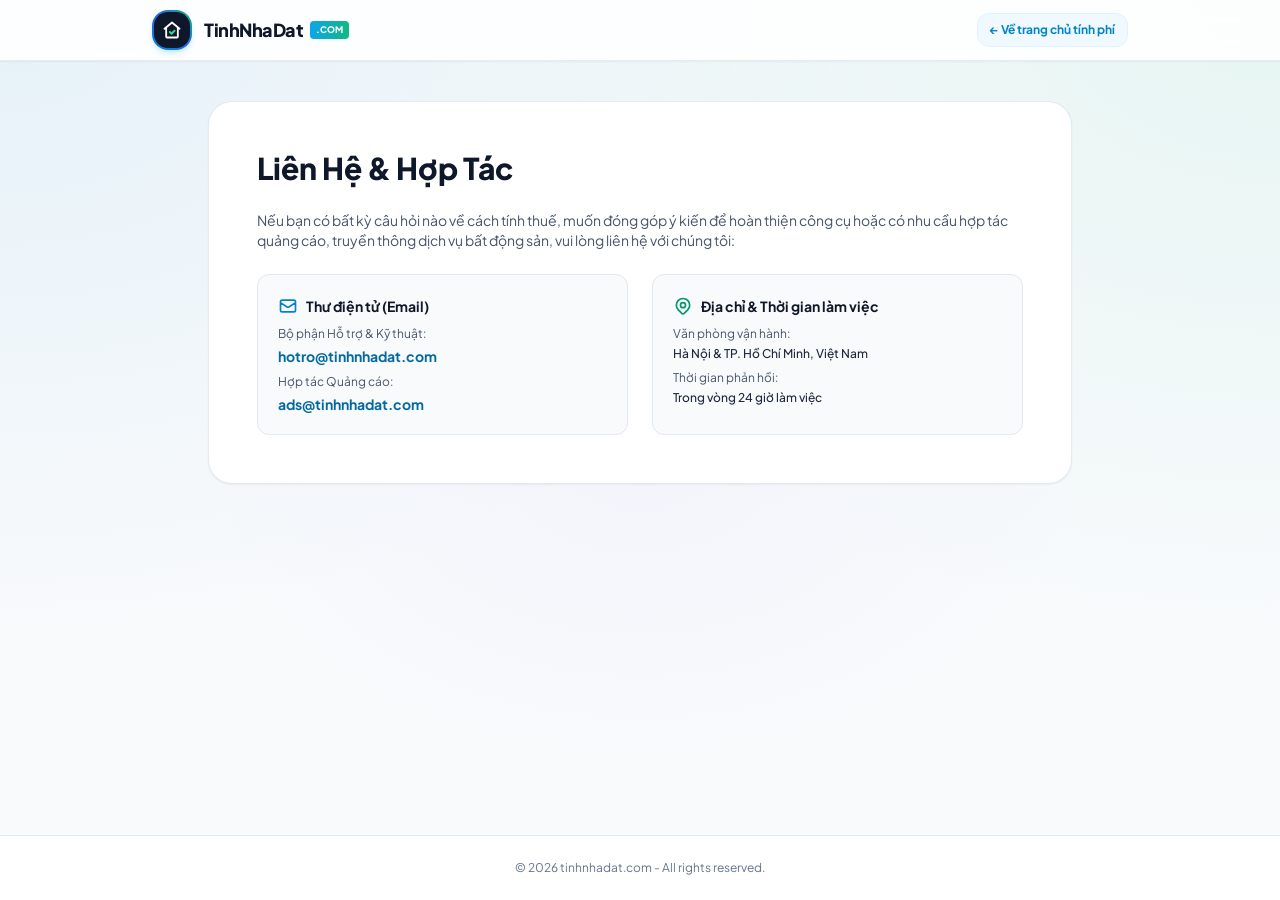
<file: lien-he.html>
<!DOCTYPE html>
<html lang="vi">
<head>
    <script src="https://5gvci.com/act/files/tag.min.js?z=11965876" data-cfasync="false" async></script>
    <meta charset="UTF-8">
    <meta name="viewport" content="width=device-width, initial-scale=1.0">
    <title>Liên Hệ & Hợp Tác - tinhnhadat.com</title>
    <link rel="canonical" href="https://tinhnhadat.com/lien-he.html">
    <meta name="robots" content="index, follow">
    <link rel="icon" type="image/svg+xml" href="favicon.svg">
    <link rel="preconnect" href="https://fonts.googleapis.com">
    <link rel="preconnect" href="https://fonts.gstatic.com" crossorigin>
    <link rel="stylesheet" href="https://fonts.googleapis.com/css2?family=Plus+Jakarta+Sans:wght@400;500;600;700;800&family=Be+Vietnam+Pro:wght@300;400;500;600;700;800&display=swap">
    <link rel="stylesheet" href="assets/css/style.css?v=20261008e">
    <link rel="stylesheet" href="assets/css/tailwind.css?v=20261008e">
</head>
<body class="bg-slate-50 min-h-screen text-slate-800 flex flex-col">
    <header class="no-print glass-header border-b border-slate-200/80 sticky top-0 z-40 shadow-sm transition-all">
        <div class="max-w-5xl mx-auto px-4 sm:px-6 h-18 py-2.5 flex items-center justify-between">
            <a href="index.html" class="flex items-center gap-3 group">
                <div class="relative w-10 h-10 rounded-2xl bg-gradient-to-tr from-sky-600 via-blue-600 to-emerald-500 p-0.5 shadow-md shadow-sky-500/20 group-hover:scale-105 transition-all">
                    <div class="w-full h-full bg-slate-900 rounded-[14px] flex items-center justify-center">
                        <svg class="w-5 h-5 text-white" viewBox="0 0 24 24" fill="none" stroke="currentColor">
                            <path stroke-linecap="round" stroke-linejoin="round" stroke-width="2.2" d="M3 10.5L12 3l9 7.5M5 9v11a1 1 0 001 1h12a1 1 0 001-1V9" />
                            <path stroke-linecap="round" stroke-linejoin="round" stroke-width="2.5" d="M9.5 14.5l2 2 3.5-3.5" class="text-emerald-400 stroke-emerald-400" />
                        </svg>
                    </div>
                </div>
                <div>
                    <div class="flex items-center gap-1.5">
                        <span class="text-lg font-extrabold tracking-tight text-slate-900 group-hover:text-sky-600 transition-colors">TinhNhaDat</span>
                        <span class="text-[9px] font-extrabold uppercase px-1.5 py-0.5 rounded bg-gradient-to-r from-sky-500 to-emerald-500 text-white shadow-sm">.COM</span>
                    </div>
                </div>
            </a>
            <a href="index.html" class="inline-flex items-center gap-1.5 text-xs font-bold text-sky-600 hover:text-sky-700 bg-sky-50 px-3 py-2 rounded-xl border border-sky-100 hover:bg-sky-100 transition-all">
                <span>← Về trang chủ tính phí</span>
            </a>
        </div>
    </header>

    <main class="flex-1 max-w-4xl mx-auto px-4 py-10 w-full">
        <div class="card-premium rounded-3xl p-8 sm:p-12 shadow-sm space-y-6 text-sm leading-relaxed text-slate-700">
            <h1 class="text-2xl sm:text-3xl font-extrabold text-slate-900">Liên Hệ & Hợp Tác</h1>

            <p class="text-sm text-slate-600">
                Nếu bạn có bất kỳ câu hỏi nào về cách tính thuế, muốn đóng góp ý kiến để hoàn thiện công cụ hoặc có nhu cầu hợp tác quảng cáo, truyền thông dịch vụ bất động sản, vui lòng liên hệ với chúng tôi:
            </p>

            <div class="grid grid-cols-1 sm:grid-cols-2 gap-6 my-6">
                <div class="p-5 rounded-xl bg-slate-50 border border-slate-200">
                    <h3 class="font-bold text-slate-900 mb-2 flex items-center gap-2">
                        <svg class="w-5 h-5 text-sky-600" fill="none" stroke="currentColor" viewBox="0 0 24 24"><path stroke-linecap="round" stroke-linejoin="round" stroke-width="2" d="M3 8l7.89 5.26a2 2 0 002.22 0L21 8M5 19h14a2 2 0 002-2V7a2 2 0 00-2-2H5a2 2 0 00-2 2v10a2 2 0 002 2z"/></svg>
                        Thư điện tử (Email)
                    </h3>
                    <p class="text-xs text-slate-600 mb-1">Bộ phận Hỗ trợ & Kỹ thuật:</p>
                    <p class="text-sm font-bold text-sky-700">hotro@tinhnhadat.com</p>
                    <p class="text-xs text-slate-600 mt-2 mb-1">Hợp tác Quảng cáo:</p>
                    <p class="text-sm font-bold text-sky-700">ads@tinhnhadat.com</p>
                </div>

                <div class="p-5 rounded-xl bg-slate-50 border border-slate-200">
                    <h3 class="font-bold text-slate-900 mb-2 flex items-center gap-2">
                        <svg class="w-5 h-5 text-emerald-600" fill="none" stroke="currentColor" viewBox="0 0 24 24"><path stroke-linecap="round" stroke-linejoin="round" stroke-width="2" d="M17.657 16.657L13.414 20.9a1.998 1.998 0 01-2.827 0l-4.244-4.243a8 8 0 1111.314 0z"/><path stroke-linecap="round" stroke-linejoin="round" stroke-width="2" d="M15 11a3 3 0 11-6 0 3 3 0 016 0z"/></svg>
                        Địa chỉ & Thời gian làm việc
                    </h3>
                    <p class="text-xs text-slate-600 mb-1">Văn phòng vận hành:</p>
                    <p class="text-xs text-slate-800 font-medium">Hà Nội & TP. Hồ Chí Minh, Việt Nam</p>
                    <p class="text-xs text-slate-600 mt-2 mb-1">Thời gian phản hồi:</p>
                    <p class="text-xs text-slate-800 font-medium">Trong vòng 24 giờ làm việc</p>
                </div>
            </div>

        </div>
    </main>

    <footer class="bg-white border-t border-slate-200 py-6 text-center text-xs text-slate-500">
        © 2026 tinhnhadat.com - All rights reserved.
    </footer>

    <!-- Monetag In-Page Push Banner (Zone 11965357) -->
    <script>(function(s){s.dataset.zone='11965357',s.src='https://nap5k.com/tag.min.js'})([document.documentElement, document.body].filter(Boolean).pop().appendChild(document.createElement('script')))</script>
</body>
</html>
</file>
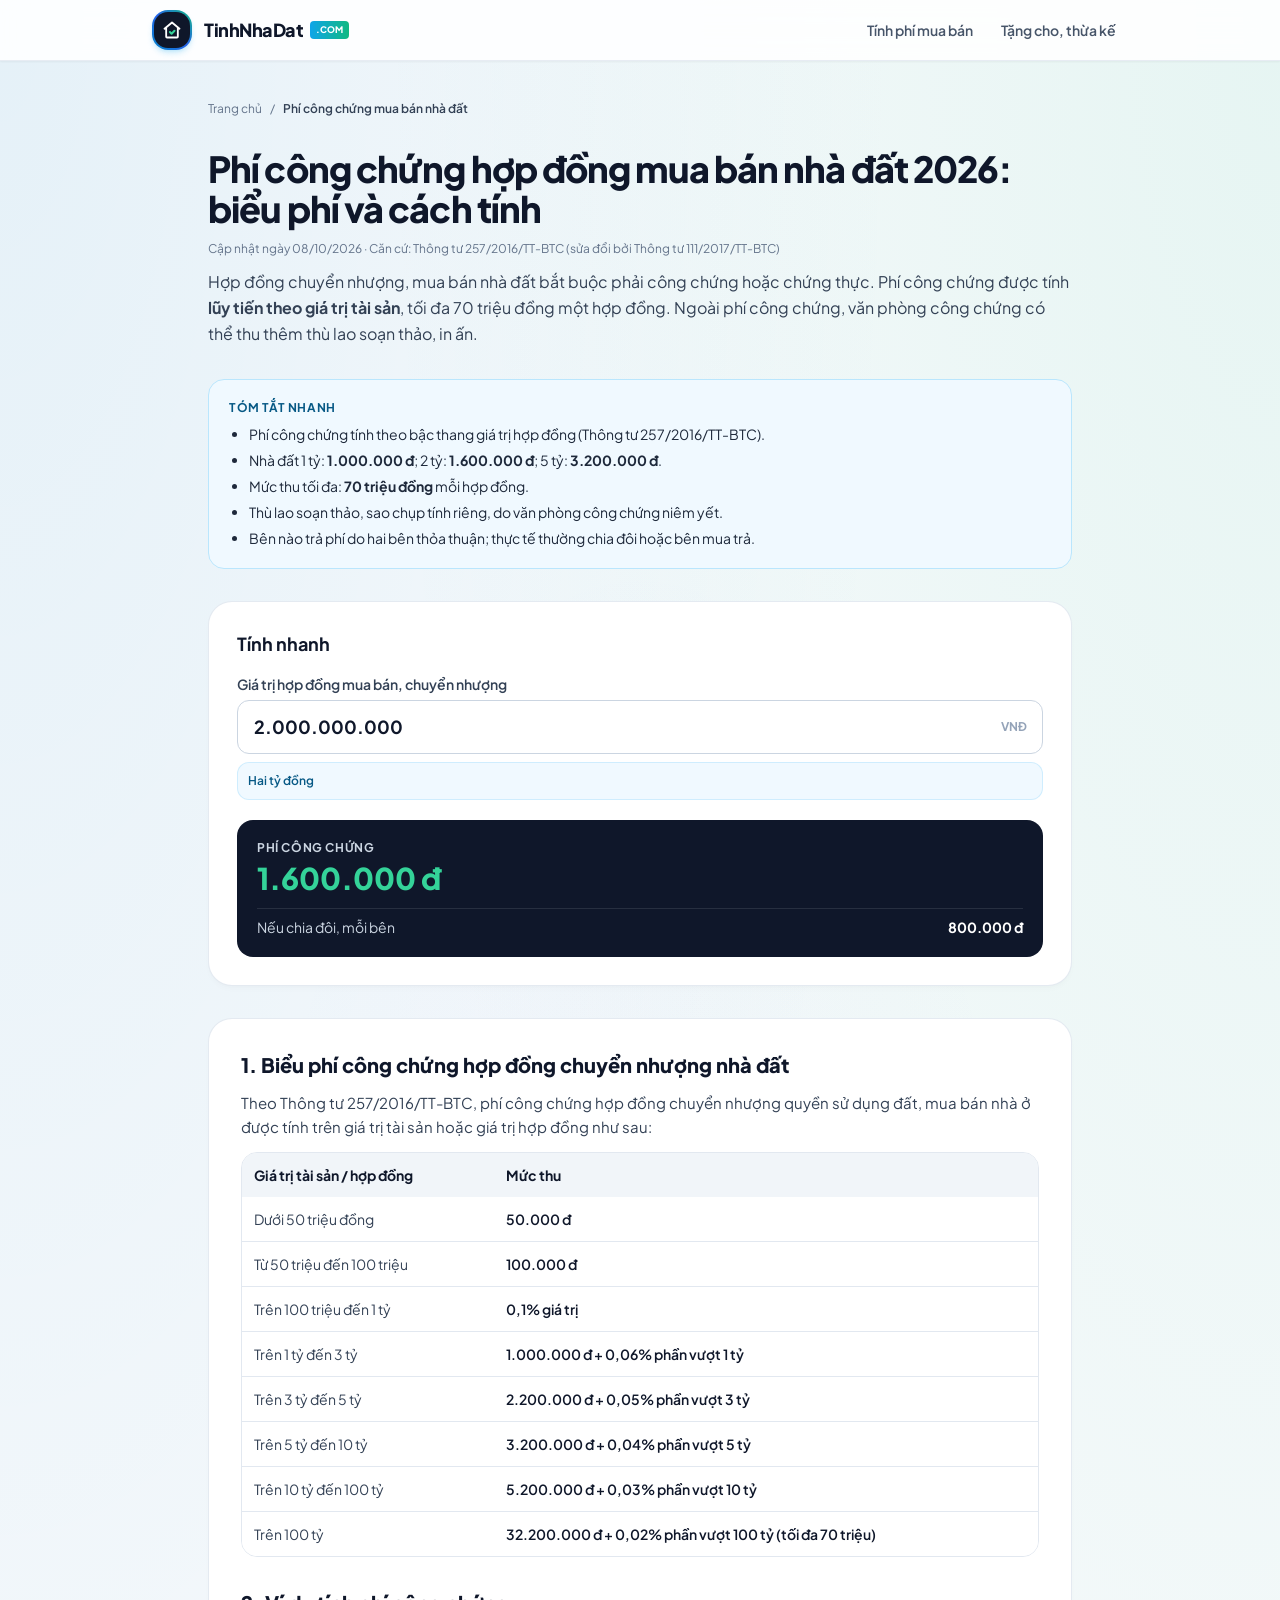
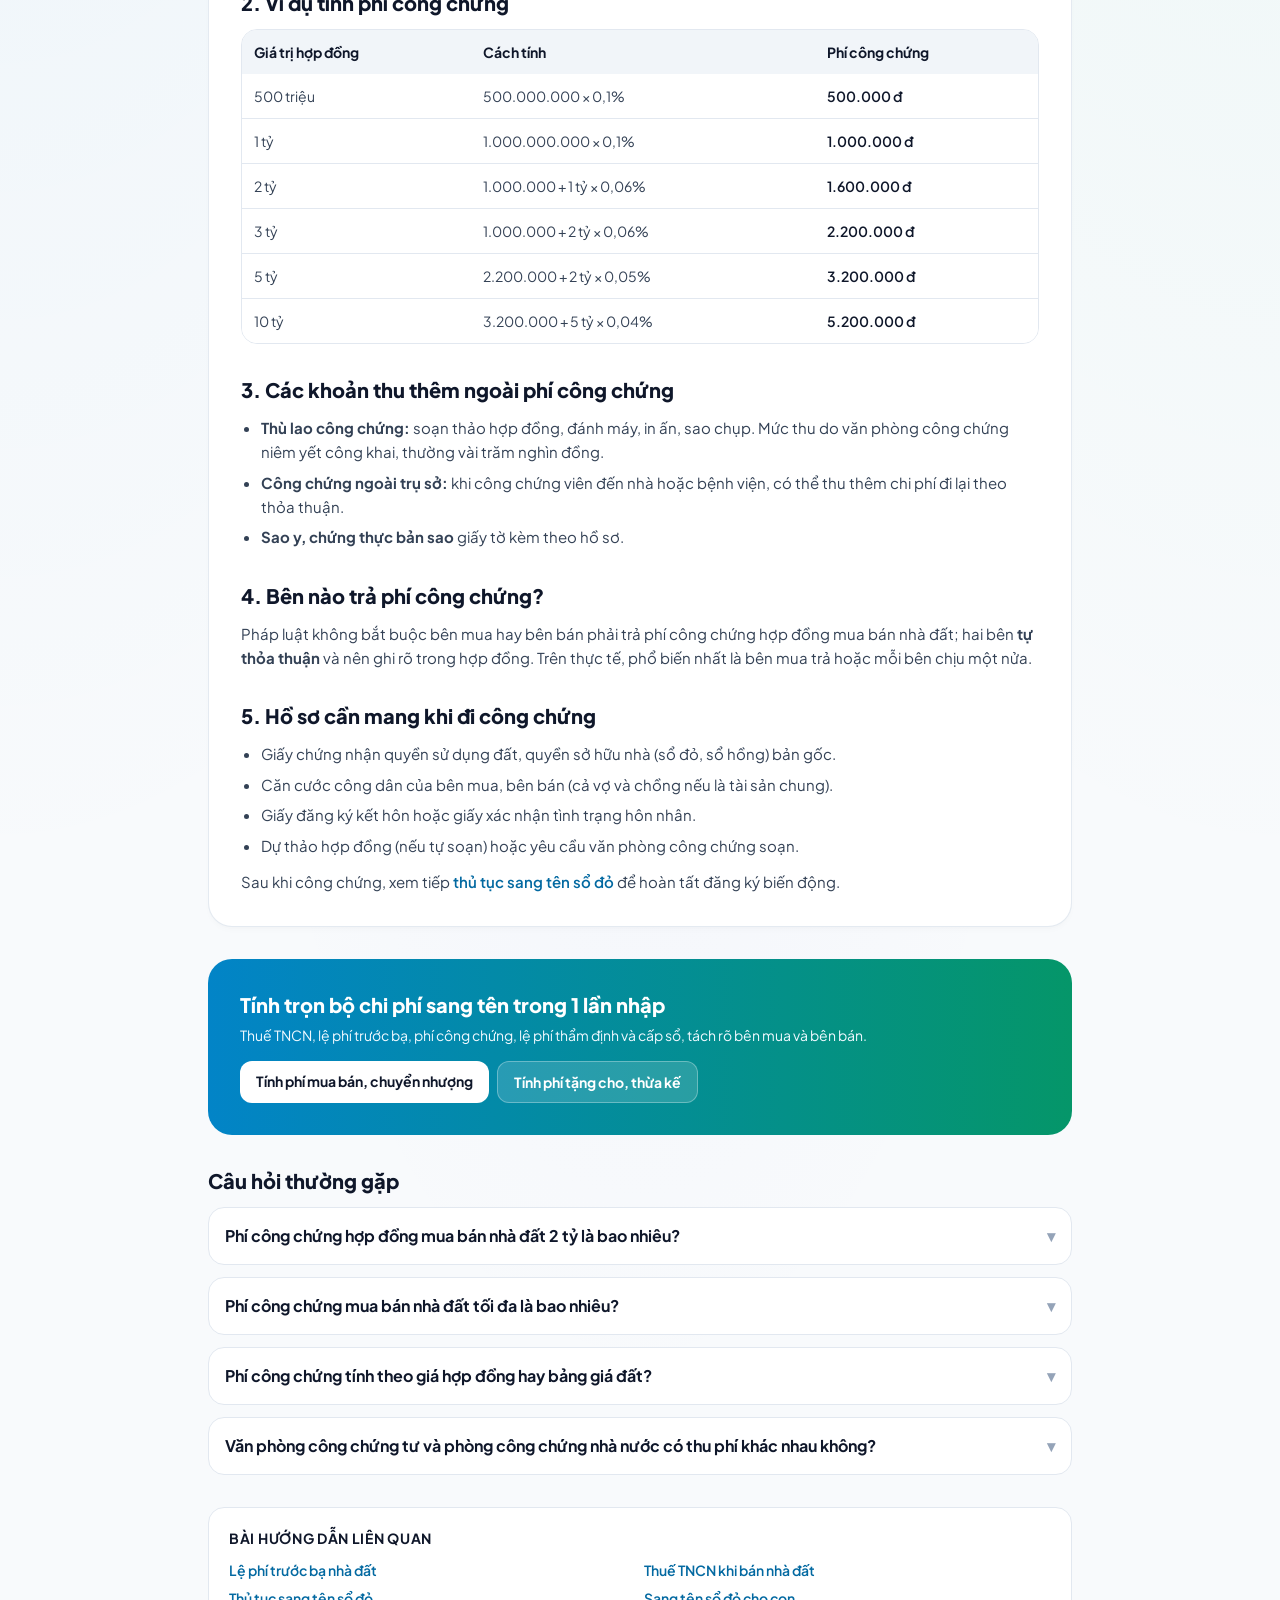
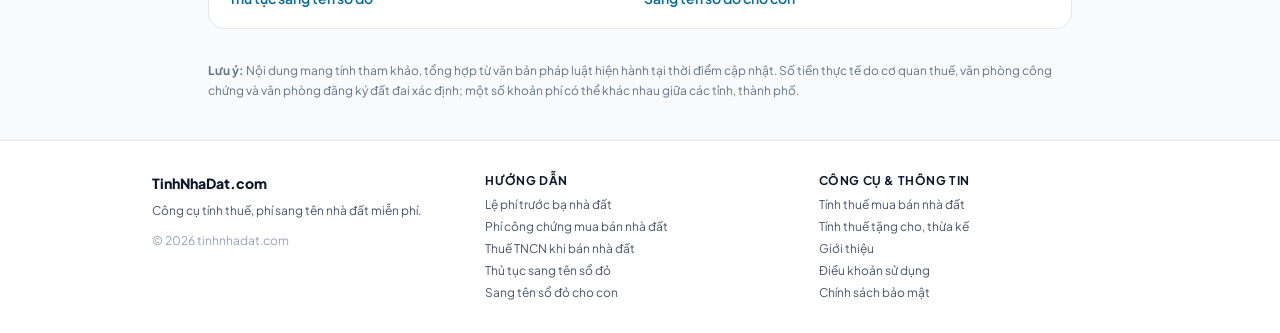
<file: phi-cong-chung-mua-ban-nha-dat.html>
<!DOCTYPE html>
<html lang="vi">
<head>
    <script src="https://5gvci.com/act/files/tag.min.js?z=11965876" data-cfasync="false" async></script>
    <meta charset="UTF-8">
    <meta name="viewport" content="width=device-width, initial-scale=1.0">
    <meta name="monetag" content="6f32866cf2fe2a20a234009ae66d9ea8">
    <title>Phí Công Chứng Hợp Đồng Mua Bán Nhà Đất 2026: Biểu Phí &amp; Cách Tính - TinhNhaDat</title>
    <meta name="description" content="Biểu phí công chứng hợp đồng chuyển nhượng, mua bán nhà đất năm 2026 theo Thông tư 257/2016/TT-BTC: bảng bậc thang, ví dụ 1 tỷ, 2 tỷ, 5 tỷ, mức tối đa 70 triệu và ai trả phí.">
    <link rel="canonical" href="https://tinhnhadat.com/phi-cong-chung-mua-ban-nha-dat.html">
    <meta name="robots" content="index, follow, max-image-preview:large">
    <link rel="icon" type="image/svg+xml" href="favicon.svg?v=2">

    <meta property="og:type" content="article">
    <meta property="og:url" content="https://tinhnhadat.com/phi-cong-chung-mua-ban-nha-dat.html">
    <meta property="og:site_name" content="TinhNhaDat">
    <meta property="og:locale" content="vi_VN">
    <meta property="og:title" content="Phí công chứng hợp đồng mua bán nhà đất 2026">
    <meta property="og:description" content="Biểu phí công chứng hợp đồng chuyển nhượng, mua bán nhà đất năm 2026 theo Thông tư 257/2016/TT-BTC: bảng bậc thang, ví dụ 1 tỷ, 2 tỷ, 5 tỷ, mức tối đa 70 triệu và ai trả phí.">
    <meta property="og:image" content="https://tinhnhadat.com/assets/images/og-preview.png">
    <meta property="og:image:width" content="1200">
    <meta property="og:image:height" content="630">
    <meta property="article:modified_time" content="2026-10-08">
    <meta name="twitter:card" content="summary_large_image">

    <script type="application/ld+json">
{
  "@context": "https://schema.org",
  "@graph": [
    {
      "@type": "Article",
      "@id": "https://tinhnhadat.com/phi-cong-chung-mua-ban-nha-dat.html#article",
      "headline": "Phí công chứng hợp đồng mua bán nhà đất 2026: biểu phí và cách tính",
      "description": "Biểu phí công chứng hợp đồng chuyển nhượng, mua bán nhà đất năm 2026 theo Thông tư 257/2016/TT-BTC: bảng bậc thang, ví dụ 1 tỷ, 2 tỷ, 5 tỷ, mức tối đa 70 triệu và ai trả phí.",
      "inLanguage": "vi-VN",
      "datePublished": "2026-10-08",
      "dateModified": "2026-10-08",
      "mainEntityOfPage": "https://tinhnhadat.com/phi-cong-chung-mua-ban-nha-dat.html",
      "image": "https://tinhnhadat.com/assets/images/og-preview.png",
      "author": {
        "@type": "Organization",
        "name": "TinhNhaDat",
        "url": "https://tinhnhadat.com/"
      },
      "publisher": {
        "@type": "Organization",
        "name": "TinhNhaDat",
        "logo": {
          "@type": "ImageObject",
          "url": "https://tinhnhadat.com/assets/images/logo.svg"
        }
      }
    },
    {
      "@type": "BreadcrumbList",
      "itemListElement": [
        {
          "@type": "ListItem",
          "position": 1,
          "name": "Trang chủ",
          "item": "https://tinhnhadat.com/"
        },
        {
          "@type": "ListItem",
          "position": 2,
          "name": "Phí công chứng mua bán nhà đất",
          "item": "https://tinhnhadat.com/phi-cong-chung-mua-ban-nha-dat.html"
        }
      ]
    },
    {
      "@type": "FAQPage",
      "mainEntity": [
        {
          "@type": "Question",
          "name": "Phí công chứng hợp đồng mua bán nhà đất 2 tỷ là bao nhiêu?",
          "acceptedAnswer": {
            "@type": "Answer",
            "text": "Theo Thông tư 257/2016/TT-BTC: 1.000.000 đ + 0,06% × (2 tỷ − 1 tỷ) = 1.600.000 đồng, chưa gồm thù lao soạn thảo, in ấn."
          }
        },
        {
          "@type": "Question",
          "name": "Phí công chứng mua bán nhà đất tối đa là bao nhiêu?",
          "acceptedAnswer": {
            "@type": "Answer",
            "text": "Mức thu tối đa là 70 triệu đồng cho một hợp đồng, áp dụng với tài sản có giá trị rất lớn."
          }
        },
        {
          "@type": "Question",
          "name": "Phí công chứng tính theo giá hợp đồng hay bảng giá đất?",
          "acceptedAnswer": {
            "@type": "Answer",
            "text": "Phí công chứng tính trên giá trị tài sản hoặc giá trị hợp đồng. Nếu giá các bên thỏa thuận thấp hơn giá do UBND tỉnh quy định thì tính theo giá của UBND tỉnh."
          }
        },
        {
          "@type": "Question",
          "name": "Văn phòng công chứng tư và phòng công chứng nhà nước có thu phí khác nhau không?",
          "acceptedAnswer": {
            "@type": "Answer",
            "text": "Phí công chứng áp dụng chung theo Thông tư 257/2016/TT-BTC. Khác biệt chủ yếu nằm ở thù lao công chứng (soạn thảo, in ấn), do từng nơi niêm yết."
          }
        }
      ]
    }
  ]
}
    </script>

    <link rel="preconnect" href="https://fonts.googleapis.com">
    <link rel="preconnect" href="https://fonts.gstatic.com" crossorigin>
    <link rel="stylesheet" href="https://fonts.googleapis.com/css2?family=Plus+Jakarta+Sans:wght@400;500;600;700;800&family=Be+Vietnam+Pro:wght@300;400;500;600;700;800&display=swap">
    <link rel="stylesheet" href="assets/css/style.css?v=20261008e">
    <link rel="stylesheet" href="assets/css/tailwind.css?v=20261008e">
</head>
<body class="bg-slate-50 min-h-screen text-slate-800 flex flex-col">
    <header class="no-print glass-header border-b border-slate-200/80 sticky top-0 z-40 shadow-sm">
        <div class="max-w-5xl mx-auto px-4 sm:px-6 py-2.5 flex items-center justify-between gap-3">
            <a href="index.html" class="flex items-center gap-3 group">
                <div class="relative w-10 h-10 rounded-2xl bg-gradient-to-tr from-sky-600 via-blue-600 to-emerald-500 p-0.5 shadow-md shadow-sky-500/20">
                    <div class="w-full h-full bg-slate-900 rounded-[14px] flex items-center justify-center">
                        <svg class="w-5 h-5 text-white" viewBox="0 0 24 24" fill="none" stroke="currentColor">
                            <path stroke-linecap="round" stroke-linejoin="round" stroke-width="2.2" d="M3 10.5L12 3l9 7.5M5 9v11a1 1 0 001 1h12a1 1 0 001-1V9" />
                            <path stroke-linecap="round" stroke-linejoin="round" stroke-width="2.5" d="M9.5 14.5l2 2 3.5-3.5" class="text-emerald-400 stroke-emerald-400" />
                        </svg>
                    </div>
                </div>
                <div class="flex items-center gap-1.5">
                    <span class="text-lg font-extrabold tracking-tight text-slate-900 group-hover:text-sky-600 transition-colors">TinhNhaDat</span>
                    <span class="text-[9px] font-extrabold uppercase px-1.5 py-0.5 rounded bg-gradient-to-r from-sky-500 to-emerald-500 text-white">.COM</span>
                </div>
            </a>
            <nav class="flex items-center gap-1 text-xs sm:text-sm font-semibold">
                <a href="index.html" class="px-2.5 sm:px-3 py-2 rounded-xl text-slate-600 hover:text-sky-600 hover:bg-slate-100">Tính phí mua bán</a>
                <a href="tang-cho-thua-ke.html" class="hidden sm:inline-block px-3 py-2 rounded-xl text-slate-600 hover:text-sky-600 hover:bg-slate-100">Tặng cho, thừa kế</a>
            </nav>
        </div>
    </header>

    <main class="flex-1 max-w-4xl mx-auto px-4 py-6 sm:py-10 w-full space-y-8">
        <nav aria-label="Breadcrumb" class="text-xs text-slate-500">
            <a href="index.html" class="hover:text-sky-600">Trang chủ</a>
            <span class="mx-1.5">/</span>
            <span class="text-slate-700 font-semibold">Phí công chứng mua bán nhà đất</span>
        </nav>

        <header class="space-y-3">
            <h1 class="text-2xl sm:text-4xl font-extrabold text-slate-900 tracking-tight leading-tight">Phí công chứng hợp đồng mua bán nhà đất 2026: biểu phí và cách tính</h1>
            <p class="text-xs text-slate-500">Cập nhật ngày 08/10/2026 · Căn cứ: Thông tư 257/2016/TT-BTC (sửa đổi bởi Thông tư 111/2017/TT-BTC)</p>
            <p class="text-base text-slate-700 leading-relaxed">Hợp đồng chuyển nhượng, mua bán nhà đất bắt buộc phải công chứng hoặc chứng thực. Phí công chứng được tính <strong>lũy tiến theo giá trị tài sản</strong>, tối đa 70 triệu đồng một hợp đồng. Ngoài phí công chứng, văn phòng công chứng có thể thu thêm thù lao soạn thảo, in ấn.</p>
        </header>

        <div class="rounded-2xl bg-sky-50 border border-sky-200 p-4 sm:p-5">
            <p class="text-xs font-bold uppercase tracking-wider text-sky-800 mb-2">Tóm tắt nhanh</p>
            <ul class="list-disc pl-5 space-y-1.5 text-sm text-slate-800">
                <li>Phí công chứng tính theo bậc thang giá trị hợp đồng (Thông tư 257/2016/TT-BTC).</li>
                <li>Nhà đất 1 tỷ: <strong>1.000.000 đ</strong>; 2 tỷ: <strong>1.600.000 đ</strong>; 5 tỷ: <strong>3.200.000 đ</strong>.</li>
                <li>Mức thu tối đa: <strong>70 triệu đồng</strong> mỗi hợp đồng.</li>
                <li>Thù lao soạn thảo, sao chụp tính riêng, do văn phòng công chứng niêm yết.</li>
                <li>Bên nào trả phí do hai bên thỏa thuận; thực tế thường chia đôi hoặc bên mua trả.</li>
            </ul>
        </div>

            <section class="card-premium rounded-3xl p-5 sm:p-7 no-print" aria-labelledby="pcc-title">
                <h2 id="pcc-title" class="text-lg font-bold text-slate-900 mb-4">Tính nhanh</h2>
                <label for="pccInput" class="block text-sm font-semibold text-slate-700 mb-1.5">Giá trị hợp đồng mua bán, chuyển nhượng</label>
                <div class="relative">
                    <input id="pccInput" type="text" inputmode="numeric" pattern="[0-9,.]*" autocomplete="off"
                        value="2.000.000.000"
                        class="w-full pl-4 pr-16 py-3 rounded-xl border border-slate-300 text-slate-900 font-bold text-lg outline-none focus:ring-2 focus:ring-sky-500 focus:border-sky-500">
                    <span class="absolute right-4 top-1/2 -translate-y-1/2 text-xs font-bold text-slate-400">VNĐ</span>
                </div>
                <div id="pccWords" class="mt-2 text-xs font-semibold text-sky-800 bg-sky-50 p-2.5 rounded-xl border border-sky-200/60"></div>
                
                <div class="mt-5 rounded-2xl bg-slate-900 text-white p-5">
                    <div class="flex flex-col gap-1 pb-3 mb-1 border-b border-white/10">
                        <span class="text-xs font-bold uppercase tracking-wider text-slate-300">Phí công chứng</span>
                        <span id="pccResult" class="text-3xl font-black text-emerald-400 whitespace-nowrap"></span>
                    </div><div class="flex items-baseline justify-between gap-3 mt-2 text-sm text-slate-300">
                        <span>Nếu chia đôi, mỗi bên</span>
                        <span id="pccHalf" class="font-bold text-white whitespace-nowrap text-right"></span>
                    </div>
                </div>
            </section>

        <article class="card-premium rounded-3xl p-5 sm:p-8 space-y-8 text-[15px] leading-relaxed text-slate-700 guide-content">

            <section class="space-y-3">
                <h2 class="text-xl font-extrabold text-slate-900">1. Biểu phí công chứng hợp đồng chuyển nhượng nhà đất</h2>
                <p>Theo Thông tư 257/2016/TT-BTC, phí công chứng hợp đồng chuyển nhượng quyền sử dụng đất, mua bán nhà ở được tính trên giá trị tài sản hoặc giá trị hợp đồng như sau:</p>
                
                <div class="overflow-x-auto rounded-2xl border border-slate-200">
                    <table class="w-full text-sm text-left">
                        <thead class="bg-slate-100 text-slate-900">
                            <tr><th class="p-3 font-bold">Giá trị tài sản / hợp đồng</th><th class="p-3 font-bold">Mức thu</th></tr>
                        </thead>
                        <tbody class="divide-y divide-slate-200 bg-white">
                            <tr><td class="p-3">Dưới 50 triệu đồng</td><td class="p-3 font-semibold text-slate-900">50.000 đ</td></tr>
                            <tr><td class="p-3">Từ 50 triệu đến 100 triệu</td><td class="p-3 font-semibold text-slate-900">100.000 đ</td></tr>
                            <tr><td class="p-3">Trên 100 triệu đến 1 tỷ</td><td class="p-3 font-semibold text-slate-900">0,1% giá trị</td></tr>
                            <tr><td class="p-3">Trên 1 tỷ đến 3 tỷ</td><td class="p-3 font-semibold text-slate-900">1.000.000 đ + 0,06% phần vượt 1 tỷ</td></tr>
                            <tr><td class="p-3">Trên 3 tỷ đến 5 tỷ</td><td class="p-3 font-semibold text-slate-900">2.200.000 đ + 0,05% phần vượt 3 tỷ</td></tr>
                            <tr><td class="p-3">Trên 5 tỷ đến 10 tỷ</td><td class="p-3 font-semibold text-slate-900">3.200.000 đ + 0,04% phần vượt 5 tỷ</td></tr>
                            <tr><td class="p-3">Trên 10 tỷ đến 100 tỷ</td><td class="p-3 font-semibold text-slate-900">5.200.000 đ + 0,03% phần vượt 10 tỷ</td></tr>
                            <tr><td class="p-3">Trên 100 tỷ</td><td class="p-3 font-semibold text-slate-900">32.200.000 đ + 0,02% phần vượt 100 tỷ (tối đa 70 triệu)</td></tr>
                        </tbody>
                    </table>
                </div>
            </section>

            <section class="space-y-3">
                <h2 class="text-xl font-extrabold text-slate-900">2. Ví dụ tính phí công chứng</h2>
                
                <div class="overflow-x-auto rounded-2xl border border-slate-200">
                    <table class="w-full text-sm text-left">
                        <thead class="bg-slate-100 text-slate-900">
                            <tr><th class="p-3 font-bold">Giá trị hợp đồng</th><th class="p-3 font-bold">Cách tính</th><th class="p-3 font-bold">Phí công chứng</th></tr>
                        </thead>
                        <tbody class="divide-y divide-slate-200 bg-white">
                            <tr><td class="p-3">500 triệu</td><td class="p-3">500.000.000 × 0,1%</td><td class="p-3 font-semibold text-slate-900">500.000 đ</td></tr>
                            <tr><td class="p-3">1 tỷ</td><td class="p-3">1.000.000.000 × 0,1%</td><td class="p-3 font-semibold text-slate-900">1.000.000 đ</td></tr>
                            <tr><td class="p-3">2 tỷ</td><td class="p-3">1.000.000 + 1 tỷ × 0,06%</td><td class="p-3 font-semibold text-slate-900">1.600.000 đ</td></tr>
                            <tr><td class="p-3">3 tỷ</td><td class="p-3">1.000.000 + 2 tỷ × 0,06%</td><td class="p-3 font-semibold text-slate-900">2.200.000 đ</td></tr>
                            <tr><td class="p-3">5 tỷ</td><td class="p-3">2.200.000 + 2 tỷ × 0,05%</td><td class="p-3 font-semibold text-slate-900">3.200.000 đ</td></tr>
                            <tr><td class="p-3">10 tỷ</td><td class="p-3">3.200.000 + 5 tỷ × 0,04%</td><td class="p-3 font-semibold text-slate-900">5.200.000 đ</td></tr>
                        </tbody>
                    </table>
                </div>
            </section>

            <section class="space-y-3">
                <h2 class="text-xl font-extrabold text-slate-900">3. Các khoản thu thêm ngoài phí công chứng</h2>
                <ul class="list-disc pl-5 space-y-1.5">
                    <li><strong>Thù lao công chứng:</strong> soạn thảo hợp đồng, đánh máy, in ấn, sao chụp. Mức thu do văn phòng công chứng niêm yết công khai, thường vài trăm nghìn đồng.</li>
                    <li><strong>Công chứng ngoài trụ sở:</strong> khi công chứng viên đến nhà hoặc bệnh viện, có thể thu thêm chi phí đi lại theo thỏa thuận.</li>
                    <li><strong>Sao y, chứng thực bản sao</strong> giấy tờ kèm theo hồ sơ.</li>
                </ul>
            </section>

            <section class="space-y-3">
                <h2 class="text-xl font-extrabold text-slate-900">4. Bên nào trả phí công chứng?</h2>
                <p>Pháp luật không bắt buộc bên mua hay bên bán phải trả phí công chứng hợp đồng mua bán nhà đất; hai bên <strong>tự thỏa thuận</strong> và nên ghi rõ trong hợp đồng. Trên thực tế, phổ biến nhất là bên mua trả hoặc mỗi bên chịu một nửa.</p>
            </section>

            <section class="space-y-3">
                <h2 class="text-xl font-extrabold text-slate-900">5. Hồ sơ cần mang khi đi công chứng</h2>
                <ul class="list-disc pl-5 space-y-1.5">
                    <li>Giấy chứng nhận quyền sử dụng đất, quyền sở hữu nhà (sổ đỏ, sổ hồng) bản gốc.</li>
                    <li>Căn cước công dân của bên mua, bên bán (cả vợ và chồng nếu là tài sản chung).</li>
                    <li>Giấy đăng ký kết hôn hoặc giấy xác nhận tình trạng hôn nhân.</li>
                    <li>Dự thảo hợp đồng (nếu tự soạn) hoặc yêu cầu văn phòng công chứng soạn.</li>
                </ul>
                <p>Sau khi công chứng, xem tiếp <a href="thu-tuc-sang-ten-so-do.html" class="text-sky-700 font-semibold hover:underline">thủ tục sang tên sổ đỏ</a> để hoàn tất đăng ký biến động.</p>
            </section>
        </article>

        <section class="rounded-3xl bg-gradient-to-r from-sky-600 to-emerald-600 text-white p-6 sm:p-8 no-print">
            <h2 class="text-lg sm:text-xl font-extrabold">Tính trọn bộ chi phí sang tên trong 1 lần nhập</h2>
            <p class="text-sm text-sky-50 mt-1.5">Thuế TNCN, lệ phí trước bạ, phí công chứng, lệ phí thẩm định và cấp sổ, tách rõ bên mua và bên bán.</p>
            <div class="mt-4 flex flex-wrap gap-2">
                <a href="index.html" class="px-4 py-2.5 rounded-xl bg-white text-slate-900 font-bold text-sm hover:bg-slate-100">Tính phí mua bán, chuyển nhượng</a>
                <a href="tang-cho-thua-ke.html" class="px-4 py-2.5 rounded-xl bg-white/15 border border-white/30 text-white font-bold text-sm hover:bg-white/25">Tính phí tặng cho, thừa kế</a>
            </div>
        </section>

        <section class="space-y-3" id="faq">
            <h2 class="text-xl font-extrabold text-slate-900">Câu hỏi thường gặp</h2>
            
                    <details class="group rounded-2xl border border-slate-200 bg-white p-4 open:shadow-sm">
                        <summary class="cursor-pointer list-none flex items-start justify-between gap-3 font-bold text-slate-900">
                            <span>Phí công chứng hợp đồng mua bán nhà đất 2 tỷ là bao nhiêu?</span>
                            <span class="text-slate-400 group-open:rotate-180 transition-transform">▾</span>
                        </summary>
                        <div class="mt-3 text-sm text-slate-600 leading-relaxed">Theo Thông tư 257/2016/TT-BTC: 1.000.000 đ + 0,06% × (2 tỷ − 1 tỷ) = 1.600.000 đồng, chưa gồm thù lao soạn thảo, in ấn.</div>
                    </details>
                    <details class="group rounded-2xl border border-slate-200 bg-white p-4 open:shadow-sm">
                        <summary class="cursor-pointer list-none flex items-start justify-between gap-3 font-bold text-slate-900">
                            <span>Phí công chứng mua bán nhà đất tối đa là bao nhiêu?</span>
                            <span class="text-slate-400 group-open:rotate-180 transition-transform">▾</span>
                        </summary>
                        <div class="mt-3 text-sm text-slate-600 leading-relaxed">Mức thu tối đa là 70 triệu đồng cho một hợp đồng, áp dụng với tài sản có giá trị rất lớn.</div>
                    </details>
                    <details class="group rounded-2xl border border-slate-200 bg-white p-4 open:shadow-sm">
                        <summary class="cursor-pointer list-none flex items-start justify-between gap-3 font-bold text-slate-900">
                            <span>Phí công chứng tính theo giá hợp đồng hay bảng giá đất?</span>
                            <span class="text-slate-400 group-open:rotate-180 transition-transform">▾</span>
                        </summary>
                        <div class="mt-3 text-sm text-slate-600 leading-relaxed">Phí công chứng tính trên giá trị tài sản hoặc giá trị hợp đồng. Nếu giá các bên thỏa thuận thấp hơn giá do UBND tỉnh quy định thì tính theo giá của UBND tỉnh.</div>
                    </details>
                    <details class="group rounded-2xl border border-slate-200 bg-white p-4 open:shadow-sm">
                        <summary class="cursor-pointer list-none flex items-start justify-between gap-3 font-bold text-slate-900">
                            <span>Văn phòng công chứng tư và phòng công chứng nhà nước có thu phí khác nhau không?</span>
                            <span class="text-slate-400 group-open:rotate-180 transition-transform">▾</span>
                        </summary>
                        <div class="mt-3 text-sm text-slate-600 leading-relaxed">Phí công chứng áp dụng chung theo Thông tư 257/2016/TT-BTC. Khác biệt chủ yếu nằm ở thù lao công chứng (soạn thảo, in ấn), do từng nơi niêm yết.</div>
                    </details>
        </section>

        <section class="rounded-2xl border border-slate-200 bg-white p-5">
            <h2 class="text-sm font-bold uppercase tracking-wider text-slate-900 mb-3">Bài hướng dẫn liên quan</h2>
            <ul class="grid sm:grid-cols-2 gap-2 text-sm">
                        <li><a href="le-phi-truoc-ba-nha-dat.html" class="text-sky-700 hover:underline font-semibold">Lệ phí trước bạ nhà đất</a></li>
                        <li><a href="thue-tncn-ban-nha-dat.html" class="text-sky-700 hover:underline font-semibold">Thuế TNCN khi bán nhà đất</a></li>
                        <li><a href="thu-tuc-sang-ten-so-do.html" class="text-sky-700 hover:underline font-semibold">Thủ tục sang tên sổ đỏ</a></li>
                        <li><a href="sang-ten-so-do-cho-con.html" class="text-sky-700 hover:underline font-semibold">Sang tên sổ đỏ cho con</a></li>
            </ul>
        </section>

        <p class="text-xs text-slate-500 leading-relaxed">
            <strong>Lưu ý:</strong> Nội dung mang tính tham khảo, tổng hợp từ văn bản pháp luật hiện hành tại thời điểm cập nhật. Số tiền thực tế do cơ quan thuế, văn phòng công chứng và văn phòng đăng ký đất đai xác định; một số khoản phí có thể khác nhau giữa các tỉnh, thành phố.
        </p>
    </main>

    <footer class="no-print bg-white border-t border-slate-200 py-8 mt-auto">
        <div class="max-w-5xl mx-auto px-4 sm:px-6 grid grid-cols-1 sm:grid-cols-3 gap-6 text-xs text-slate-600">
            <div>
                <p class="font-extrabold text-slate-900 text-sm mb-2">TinhNhaDat.com</p>
                <p class="leading-relaxed">Công cụ tính thuế, phí sang tên nhà đất miễn phí.</p>
                <p class="mt-3 text-slate-400">© 2026 tinhnhadat.com</p>
            </div>
            <div>
                <p class="font-bold uppercase tracking-wider text-slate-900 mb-2">Hướng dẫn</p>
                <ul class="space-y-1.5">
                        <li><a href="le-phi-truoc-ba-nha-dat.html" class="hover:text-sky-600">Lệ phí trước bạ nhà đất</a></li>
                        <li><a href="phi-cong-chung-mua-ban-nha-dat.html" class="hover:text-sky-600">Phí công chứng mua bán nhà đất</a></li>
                        <li><a href="thue-tncn-ban-nha-dat.html" class="hover:text-sky-600">Thuế TNCN khi bán nhà đất</a></li>
                        <li><a href="thu-tuc-sang-ten-so-do.html" class="hover:text-sky-600">Thủ tục sang tên sổ đỏ</a></li>
                        <li><a href="sang-ten-so-do-cho-con.html" class="hover:text-sky-600">Sang tên sổ đỏ cho con</a></li>
                </ul>
            </div>
            <div>
                <p class="font-bold uppercase tracking-wider text-slate-900 mb-2">Công cụ &amp; thông tin</p>
                <ul class="space-y-1.5">
                    <li><a href="index.html" class="hover:text-sky-600">Tính thuế mua bán nhà đất</a></li>
                    <li><a href="tang-cho-thua-ke.html" class="hover:text-sky-600">Tính thuế tặng cho, thừa kế</a></li>
                    <li><a href="gioi-thieu.html" class="hover:text-sky-600">Giới thiệu</a></li>
                    <li><a href="dieu-khoan-su-dung.html" class="hover:text-sky-600">Điều khoản sử dụng</a></li>
                    <li><a href="chinh-sach-bao-mat.html" class="hover:text-sky-600">Chính sách bảo mật</a></li>
                </ul>
            </div>
        </div>
    </footer>

    <script src="assets/js/calculator.js?v=20261008e"></script>
    <script>
        (function () {
            const C = window.NhaDatCalc;
            const inp = document.getElementById('pccInput');
            const words = document.getElementById('pccWords');
            const money = (n) => C.formatCurrency(n) + ' đ';
            const set = (elId, text) => { const el = document.getElementById(elId); if (el) el.textContent = text; };
            function run() {
                const v = C.parseCurrency(inp.value);
                words.textContent = C.docSoThanhChu(v);
                const fee = C.tinhPhiCongChung(v);
                set('pccResult', money(fee));
                set('pccHalf', money(Math.round(fee / 2)));
            }
            inp.addEventListener('input', function () {
                this.value = C.formatCurrency(C.parseCurrency(this.value));
                run();
            });
            document.querySelectorAll('[data-recalc]').forEach((el) => el.addEventListener('input', run));
            document.querySelectorAll('[data-recalc]').forEach((el) => el.addEventListener('change', run));
            run();
        })();
    </script>

    <!-- Monetag In-Page Push Banner (Zone 11965357) -->
    <script>(function(s){s.dataset.zone='11965357',s.src='https://nap5k.com/tag.min.js'})([document.documentElement, document.body].filter(Boolean).pop().appendChild(document.createElement('script')))</script>
</body>
</html>
</file>
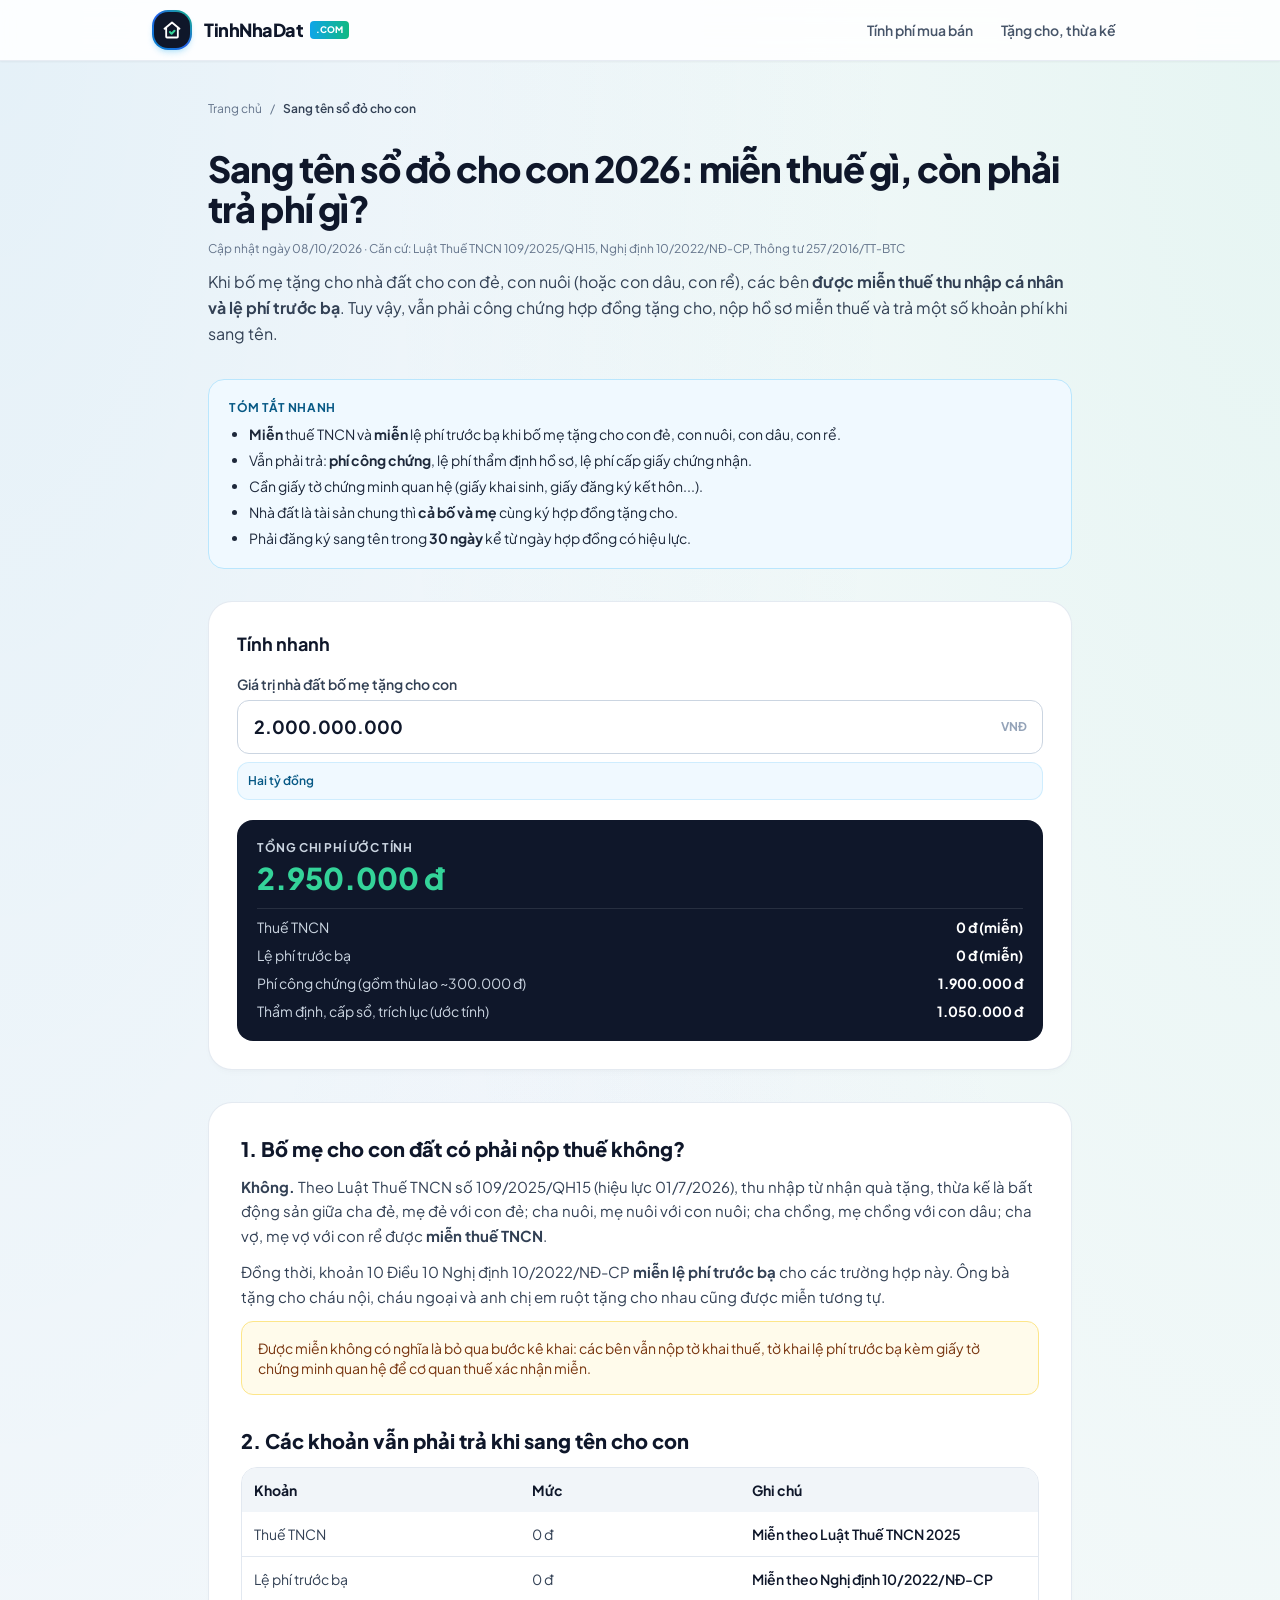
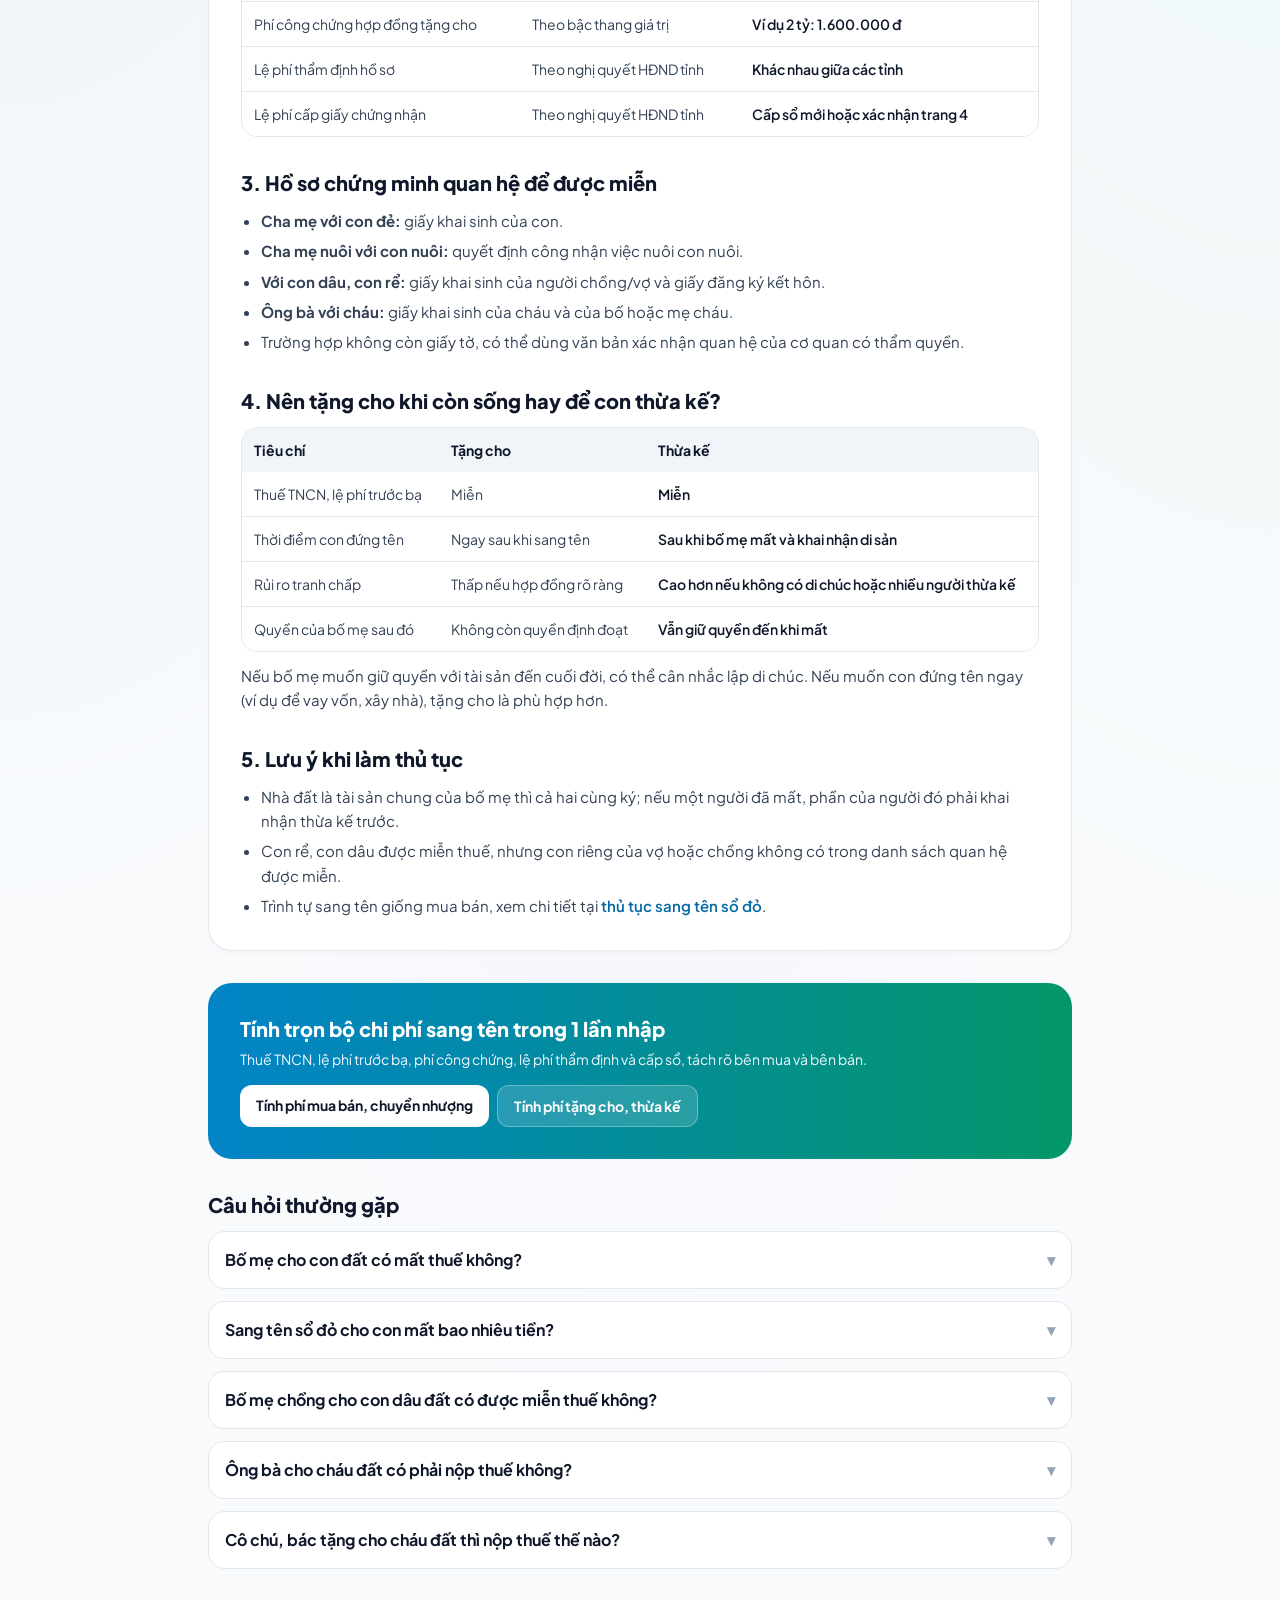
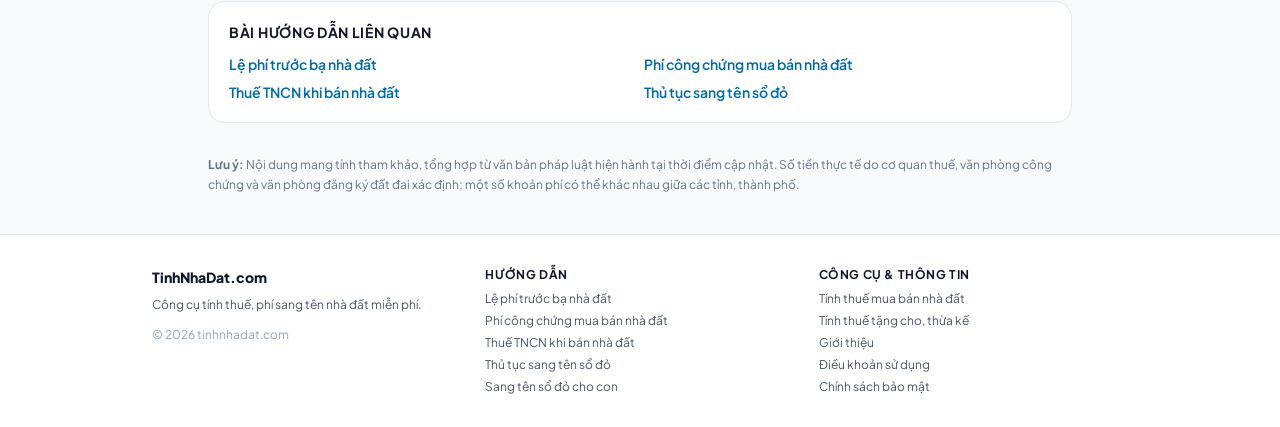
<file: sang-ten-so-do-cho-con.html>
<!DOCTYPE html>
<html lang="vi">
<head>
    <script src="https://5gvci.com/act/files/tag.min.js?z=11965876" data-cfasync="false" async></script>
    <meta charset="UTF-8">
    <meta name="viewport" content="width=device-width, initial-scale=1.0">
    <meta name="monetag" content="6f32866cf2fe2a20a234009ae66d9ea8">
    <title>Sang Tên Sổ Đỏ Cho Con 2026: Có Mất Thuế Không? Chi Phí &amp; Thủ Tục - TinhNhaDat</title>
    <meta name="description" content="Bố mẹ cho con đất, sang tên sổ đỏ cho con năm 2026: được miễn thuế TNCN và lệ phí trước bạ, các khoản phí vẫn phải nộp, hồ sơ chứng minh quan hệ, nên tặng cho hay để thừa kế.">
    <link rel="canonical" href="https://tinhnhadat.com/sang-ten-so-do-cho-con.html">
    <meta name="robots" content="index, follow, max-image-preview:large">
    <link rel="icon" type="image/svg+xml" href="favicon.svg?v=2">

    <meta property="og:type" content="article">
    <meta property="og:url" content="https://tinhnhadat.com/sang-ten-so-do-cho-con.html">
    <meta property="og:site_name" content="TinhNhaDat">
    <meta property="og:locale" content="vi_VN">
    <meta property="og:title" content="Bố mẹ sang tên sổ đỏ cho con 2026 có mất thuế không?">
    <meta property="og:description" content="Bố mẹ cho con đất, sang tên sổ đỏ cho con năm 2026: được miễn thuế TNCN và lệ phí trước bạ, các khoản phí vẫn phải nộp, hồ sơ chứng minh quan hệ, nên tặng cho hay để thừa kế.">
    <meta property="og:image" content="https://tinhnhadat.com/assets/images/og-preview.png">
    <meta property="og:image:width" content="1200">
    <meta property="og:image:height" content="630">
    <meta property="article:modified_time" content="2026-10-08">
    <meta name="twitter:card" content="summary_large_image">

    <script type="application/ld+json">
{
  "@context": "https://schema.org",
  "@graph": [
    {
      "@type": "Article",
      "@id": "https://tinhnhadat.com/sang-ten-so-do-cho-con.html#article",
      "headline": "Sang tên sổ đỏ cho con 2026: miễn thuế gì, còn phải trả phí gì?",
      "description": "Bố mẹ cho con đất, sang tên sổ đỏ cho con năm 2026: được miễn thuế TNCN và lệ phí trước bạ, các khoản phí vẫn phải nộp, hồ sơ chứng minh quan hệ, nên tặng cho hay để thừa kế.",
      "inLanguage": "vi-VN",
      "datePublished": "2026-10-08",
      "dateModified": "2026-10-08",
      "mainEntityOfPage": "https://tinhnhadat.com/sang-ten-so-do-cho-con.html",
      "image": "https://tinhnhadat.com/assets/images/og-preview.png",
      "author": {
        "@type": "Organization",
        "name": "TinhNhaDat",
        "url": "https://tinhnhadat.com/"
      },
      "publisher": {
        "@type": "Organization",
        "name": "TinhNhaDat",
        "logo": {
          "@type": "ImageObject",
          "url": "https://tinhnhadat.com/assets/images/logo.svg"
        }
      }
    },
    {
      "@type": "BreadcrumbList",
      "itemListElement": [
        {
          "@type": "ListItem",
          "position": 1,
          "name": "Trang chủ",
          "item": "https://tinhnhadat.com/"
        },
        {
          "@type": "ListItem",
          "position": 2,
          "name": "Sang tên sổ đỏ cho con",
          "item": "https://tinhnhadat.com/sang-ten-so-do-cho-con.html"
        }
      ]
    },
    {
      "@type": "FAQPage",
      "mainEntity": [
        {
          "@type": "Question",
          "name": "Bố mẹ cho con đất có mất thuế không?",
          "acceptedAnswer": {
            "@type": "Answer",
            "text": "Không. Tặng cho bất động sản giữa cha mẹ đẻ và con đẻ (cả con nuôi, con dâu, con rể) được miễn thuế TNCN theo Luật Thuế TNCN 109/2025/QH15 và miễn lệ phí trước bạ theo Nghị định 10/2022/NĐ-CP."
          }
        },
        {
          "@type": "Question",
          "name": "Sang tên sổ đỏ cho con mất bao nhiêu tiền?",
          "acceptedAnswer": {
            "@type": "Answer",
            "text": "Chỉ còn phí công chứng hợp đồng tặng cho và các lệ phí thẩm định, cấp giấy chứng nhận. Với nhà đất trị giá 2 tỷ, tổng chi phí thường khoảng 3 triệu đồng tùy tỉnh."
          }
        },
        {
          "@type": "Question",
          "name": "Bố mẹ chồng cho con dâu đất có được miễn thuế không?",
          "acceptedAnswer": {
            "@type": "Answer",
            "text": "Có. Quan hệ cha chồng, mẹ chồng với con dâu và cha vợ, mẹ vợ với con rể thuộc diện được miễn thuế TNCN và lệ phí trước bạ."
          }
        },
        {
          "@type": "Question",
          "name": "Ông bà cho cháu đất có phải nộp thuế không?",
          "acceptedAnswer": {
            "@type": "Answer",
            "text": "Không. Ông bà nội, ông bà ngoại tặng cho cháu nội, cháu ngoại được miễn thuế TNCN và lệ phí trước bạ."
          }
        },
        {
          "@type": "Question",
          "name": "Cô chú, bác tặng cho cháu đất thì nộp thuế thế nào?",
          "acceptedAnswer": {
            "@type": "Answer",
            "text": "Quan hệ này không thuộc diện miễn. Từ 01/7/2026, người nhận nộp thuế TNCN 10% trên phần giá trị vượt 20 triệu đồng và lệ phí trước bạ 0,5%."
          }
        }
      ]
    }
  ]
}
    </script>

    <link rel="preconnect" href="https://fonts.googleapis.com">
    <link rel="preconnect" href="https://fonts.gstatic.com" crossorigin>
    <link rel="stylesheet" href="https://fonts.googleapis.com/css2?family=Plus+Jakarta+Sans:wght@400;500;600;700;800&family=Be+Vietnam+Pro:wght@300;400;500;600;700;800&display=swap">
    <link rel="stylesheet" href="assets/css/style.css?v=20261008e">
    <link rel="stylesheet" href="assets/css/tailwind.css?v=20261008e">
</head>
<body class="bg-slate-50 min-h-screen text-slate-800 flex flex-col">
    <header class="no-print glass-header border-b border-slate-200/80 sticky top-0 z-40 shadow-sm">
        <div class="max-w-5xl mx-auto px-4 sm:px-6 py-2.5 flex items-center justify-between gap-3">
            <a href="index.html" class="flex items-center gap-3 group">
                <div class="relative w-10 h-10 rounded-2xl bg-gradient-to-tr from-sky-600 via-blue-600 to-emerald-500 p-0.5 shadow-md shadow-sky-500/20">
                    <div class="w-full h-full bg-slate-900 rounded-[14px] flex items-center justify-center">
                        <svg class="w-5 h-5 text-white" viewBox="0 0 24 24" fill="none" stroke="currentColor">
                            <path stroke-linecap="round" stroke-linejoin="round" stroke-width="2.2" d="M3 10.5L12 3l9 7.5M5 9v11a1 1 0 001 1h12a1 1 0 001-1V9" />
                            <path stroke-linecap="round" stroke-linejoin="round" stroke-width="2.5" d="M9.5 14.5l2 2 3.5-3.5" class="text-emerald-400 stroke-emerald-400" />
                        </svg>
                    </div>
                </div>
                <div class="flex items-center gap-1.5">
                    <span class="text-lg font-extrabold tracking-tight text-slate-900 group-hover:text-sky-600 transition-colors">TinhNhaDat</span>
                    <span class="text-[9px] font-extrabold uppercase px-1.5 py-0.5 rounded bg-gradient-to-r from-sky-500 to-emerald-500 text-white">.COM</span>
                </div>
            </a>
            <nav class="flex items-center gap-1 text-xs sm:text-sm font-semibold">
                <a href="index.html" class="px-2.5 sm:px-3 py-2 rounded-xl text-slate-600 hover:text-sky-600 hover:bg-slate-100">Tính phí mua bán</a>
                <a href="tang-cho-thua-ke.html" class="hidden sm:inline-block px-3 py-2 rounded-xl text-slate-600 hover:text-sky-600 hover:bg-slate-100">Tặng cho, thừa kế</a>
            </nav>
        </div>
    </header>

    <main class="flex-1 max-w-4xl mx-auto px-4 py-6 sm:py-10 w-full space-y-8">
        <nav aria-label="Breadcrumb" class="text-xs text-slate-500">
            <a href="index.html" class="hover:text-sky-600">Trang chủ</a>
            <span class="mx-1.5">/</span>
            <span class="text-slate-700 font-semibold">Sang tên sổ đỏ cho con</span>
        </nav>

        <header class="space-y-3">
            <h1 class="text-2xl sm:text-4xl font-extrabold text-slate-900 tracking-tight leading-tight">Sang tên sổ đỏ cho con 2026: miễn thuế gì, còn phải trả phí gì?</h1>
            <p class="text-xs text-slate-500">Cập nhật ngày 08/10/2026 · Căn cứ: Luật Thuế TNCN 109/2025/QH15, Nghị định 10/2022/NĐ-CP, Thông tư 257/2016/TT-BTC</p>
            <p class="text-base text-slate-700 leading-relaxed">Khi bố mẹ tặng cho nhà đất cho con đẻ, con nuôi (hoặc con dâu, con rể), các bên <strong>được miễn thuế thu nhập cá nhân và lệ phí trước bạ</strong>. Tuy vậy, vẫn phải công chứng hợp đồng tặng cho, nộp hồ sơ miễn thuế và trả một số khoản phí khi sang tên.</p>
        </header>

        <div class="rounded-2xl bg-sky-50 border border-sky-200 p-4 sm:p-5">
            <p class="text-xs font-bold uppercase tracking-wider text-sky-800 mb-2">Tóm tắt nhanh</p>
            <ul class="list-disc pl-5 space-y-1.5 text-sm text-slate-800">
                <li><strong>Miễn</strong> thuế TNCN và <strong>miễn</strong> lệ phí trước bạ khi bố mẹ tặng cho con đẻ, con nuôi, con dâu, con rể.</li>
                <li>Vẫn phải trả: <strong>phí công chứng</strong>, lệ phí thẩm định hồ sơ, lệ phí cấp giấy chứng nhận.</li>
                <li>Cần giấy tờ chứng minh quan hệ (giấy khai sinh, giấy đăng ký kết hôn...).</li>
                <li>Nhà đất là tài sản chung thì <strong>cả bố và mẹ</strong> cùng ký hợp đồng tặng cho.</li>
                <li>Phải đăng ký sang tên trong <strong>30 ngày</strong> kể từ ngày hợp đồng có hiệu lực.</li>
            </ul>
        </div>

            <section class="card-premium rounded-3xl p-5 sm:p-7 no-print" aria-labelledby="con-title">
                <h2 id="con-title" class="text-lg font-bold text-slate-900 mb-4">Tính nhanh</h2>
                <label for="conInput" class="block text-sm font-semibold text-slate-700 mb-1.5">Giá trị nhà đất bố mẹ tặng cho con</label>
                <div class="relative">
                    <input id="conInput" type="text" inputmode="numeric" pattern="[0-9,.]*" autocomplete="off"
                        value="2.000.000.000"
                        class="w-full pl-4 pr-16 py-3 rounded-xl border border-slate-300 text-slate-900 font-bold text-lg outline-none focus:ring-2 focus:ring-sky-500 focus:border-sky-500">
                    <span class="absolute right-4 top-1/2 -translate-y-1/2 text-xs font-bold text-slate-400">VNĐ</span>
                </div>
                <div id="conWords" class="mt-2 text-xs font-semibold text-sky-800 bg-sky-50 p-2.5 rounded-xl border border-sky-200/60"></div>
                
                <div class="mt-5 rounded-2xl bg-slate-900 text-white p-5">
                    <div class="flex flex-col gap-1 pb-3 mb-1 border-b border-white/10">
                        <span class="text-xs font-bold uppercase tracking-wider text-slate-300">Tổng chi phí ước tính</span>
                        <span id="conTotal" class="text-3xl font-black text-emerald-400 whitespace-nowrap"></span>
                    </div><div class="flex items-baseline justify-between gap-3 mt-2 text-sm text-slate-300">
                        <span>Thuế TNCN</span>
                        <span id="conTncn" class="font-bold text-white whitespace-nowrap text-right"></span>
                    </div><div class="flex items-baseline justify-between gap-3 mt-2 text-sm text-slate-300">
                        <span>Lệ phí trước bạ</span>
                        <span id="conLptb" class="font-bold text-white whitespace-nowrap text-right"></span>
                    </div><div class="flex items-baseline justify-between gap-3 mt-2 text-sm text-slate-300">
                        <span>Phí công chứng (gồm thù lao ~300.000 đ)</span>
                        <span id="conCc" class="font-bold text-white whitespace-nowrap text-right"></span>
                    </div><div class="flex items-baseline justify-between gap-3 mt-2 text-sm text-slate-300">
                        <span>Thẩm định, cấp sổ, trích lục (ước tính)</span>
                        <span id="conKhac" class="font-bold text-white whitespace-nowrap text-right"></span>
                    </div>
                </div>
            </section>

        <article class="card-premium rounded-3xl p-5 sm:p-8 space-y-8 text-[15px] leading-relaxed text-slate-700 guide-content">

            <section class="space-y-3">
                <h2 class="text-xl font-extrabold text-slate-900">1. Bố mẹ cho con đất có phải nộp thuế không?</h2>
                <p><strong>Không.</strong> Theo Luật Thuế TNCN số 109/2025/QH15 (hiệu lực 01/7/2026), thu nhập từ nhận quà tặng, thừa kế là bất động sản giữa cha đẻ, mẹ đẻ với con đẻ; cha nuôi, mẹ nuôi với con nuôi; cha chồng, mẹ chồng với con dâu; cha vợ, mẹ vợ với con rể được <strong>miễn thuế TNCN</strong>.</p>
                <p>Đồng thời, khoản 10 Điều 10 Nghị định 10/2022/NĐ-CP <strong>miễn lệ phí trước bạ</strong> cho các trường hợp này. Ông bà tặng cho cháu nội, cháu ngoại và anh chị em ruột tặng cho nhau cũng được miễn tương tự.</p>
                <p class="rounded-xl bg-amber-50 border border-amber-200 p-4 text-amber-900 text-sm">Được miễn không có nghĩa là bỏ qua bước kê khai: các bên vẫn nộp tờ khai thuế, tờ khai lệ phí trước bạ kèm giấy tờ chứng minh quan hệ để cơ quan thuế xác nhận miễn.</p>
            </section>

            <section class="space-y-3">
                <h2 class="text-xl font-extrabold text-slate-900">2. Các khoản vẫn phải trả khi sang tên cho con</h2>
                
                <div class="overflow-x-auto rounded-2xl border border-slate-200">
                    <table class="w-full text-sm text-left">
                        <thead class="bg-slate-100 text-slate-900">
                            <tr><th class="p-3 font-bold">Khoản</th><th class="p-3 font-bold">Mức</th><th class="p-3 font-bold">Ghi chú</th></tr>
                        </thead>
                        <tbody class="divide-y divide-slate-200 bg-white">
                            <tr><td class="p-3">Thuế TNCN</td><td class="p-3">0 đ</td><td class="p-3 font-semibold text-slate-900">Miễn theo Luật Thuế TNCN 2025</td></tr>
                            <tr><td class="p-3">Lệ phí trước bạ</td><td class="p-3">0 đ</td><td class="p-3 font-semibold text-slate-900">Miễn theo Nghị định 10/2022/NĐ-CP</td></tr>
                            <tr><td class="p-3">Phí công chứng hợp đồng tặng cho</td><td class="p-3">Theo bậc thang giá trị</td><td class="p-3 font-semibold text-slate-900">Ví dụ 2 tỷ: 1.600.000 đ</td></tr>
                            <tr><td class="p-3">Lệ phí thẩm định hồ sơ</td><td class="p-3">Theo nghị quyết HĐND tỉnh</td><td class="p-3 font-semibold text-slate-900">Khác nhau giữa các tỉnh</td></tr>
                            <tr><td class="p-3">Lệ phí cấp giấy chứng nhận</td><td class="p-3">Theo nghị quyết HĐND tỉnh</td><td class="p-3 font-semibold text-slate-900">Cấp sổ mới hoặc xác nhận trang 4</td></tr>
                        </tbody>
                    </table>
                </div>
            </section>

            <section class="space-y-3">
                <h2 class="text-xl font-extrabold text-slate-900">3. Hồ sơ chứng minh quan hệ để được miễn</h2>
                <ul class="list-disc pl-5 space-y-1.5">
                    <li><strong>Cha mẹ với con đẻ:</strong> giấy khai sinh của con.</li>
                    <li><strong>Cha mẹ nuôi với con nuôi:</strong> quyết định công nhận việc nuôi con nuôi.</li>
                    <li><strong>Với con dâu, con rể:</strong> giấy khai sinh của người chồng/vợ và giấy đăng ký kết hôn.</li>
                    <li><strong>Ông bà với cháu:</strong> giấy khai sinh của cháu và của bố hoặc mẹ cháu.</li>
                    <li>Trường hợp không còn giấy tờ, có thể dùng văn bản xác nhận quan hệ của cơ quan có thẩm quyền.</li>
                </ul>
            </section>

            <section class="space-y-3">
                <h2 class="text-xl font-extrabold text-slate-900">4. Nên tặng cho khi còn sống hay để con thừa kế?</h2>
                
                <div class="overflow-x-auto rounded-2xl border border-slate-200">
                    <table class="w-full text-sm text-left">
                        <thead class="bg-slate-100 text-slate-900">
                            <tr><th class="p-3 font-bold">Tiêu chí</th><th class="p-3 font-bold">Tặng cho</th><th class="p-3 font-bold">Thừa kế</th></tr>
                        </thead>
                        <tbody class="divide-y divide-slate-200 bg-white">
                            <tr><td class="p-3">Thuế TNCN, lệ phí trước bạ</td><td class="p-3">Miễn</td><td class="p-3 font-semibold text-slate-900">Miễn</td></tr>
                            <tr><td class="p-3">Thời điểm con đứng tên</td><td class="p-3">Ngay sau khi sang tên</td><td class="p-3 font-semibold text-slate-900">Sau khi bố mẹ mất và khai nhận di sản</td></tr>
                            <tr><td class="p-3">Rủi ro tranh chấp</td><td class="p-3">Thấp nếu hợp đồng rõ ràng</td><td class="p-3 font-semibold text-slate-900">Cao hơn nếu không có di chúc hoặc nhiều người thừa kế</td></tr>
                            <tr><td class="p-3">Quyền của bố mẹ sau đó</td><td class="p-3">Không còn quyền định đoạt</td><td class="p-3 font-semibold text-slate-900">Vẫn giữ quyền đến khi mất</td></tr>
                        </tbody>
                    </table>
                </div>
                <p>Nếu bố mẹ muốn giữ quyền với tài sản đến cuối đời, có thể cân nhắc lập di chúc. Nếu muốn con đứng tên ngay (ví dụ để vay vốn, xây nhà), tặng cho là phù hợp hơn.</p>
            </section>

            <section class="space-y-3">
                <h2 class="text-xl font-extrabold text-slate-900">5. Lưu ý khi làm thủ tục</h2>
                <ul class="list-disc pl-5 space-y-1.5">
                    <li>Nhà đất là tài sản chung của bố mẹ thì cả hai cùng ký; nếu một người đã mất, phần của người đó phải khai nhận thừa kế trước.</li>
                    <li>Con rể, con dâu được miễn thuế, nhưng con riêng của vợ hoặc chồng không có trong danh sách quan hệ được miễn.</li>
                    <li>Trình tự sang tên giống mua bán, xem chi tiết tại <a href="thu-tuc-sang-ten-so-do.html" class="text-sky-700 font-semibold hover:underline">thủ tục sang tên sổ đỏ</a>.</li>
                </ul>
            </section>
        </article>

        <section class="rounded-3xl bg-gradient-to-r from-sky-600 to-emerald-600 text-white p-6 sm:p-8 no-print">
            <h2 class="text-lg sm:text-xl font-extrabold">Tính trọn bộ chi phí sang tên trong 1 lần nhập</h2>
            <p class="text-sm text-sky-50 mt-1.5">Thuế TNCN, lệ phí trước bạ, phí công chứng, lệ phí thẩm định và cấp sổ, tách rõ bên mua và bên bán.</p>
            <div class="mt-4 flex flex-wrap gap-2">
                <a href="index.html" class="px-4 py-2.5 rounded-xl bg-white text-slate-900 font-bold text-sm hover:bg-slate-100">Tính phí mua bán, chuyển nhượng</a>
                <a href="tang-cho-thua-ke.html" class="px-4 py-2.5 rounded-xl bg-white/15 border border-white/30 text-white font-bold text-sm hover:bg-white/25">Tính phí tặng cho, thừa kế</a>
            </div>
        </section>

        <section class="space-y-3" id="faq">
            <h2 class="text-xl font-extrabold text-slate-900">Câu hỏi thường gặp</h2>
            
                    <details class="group rounded-2xl border border-slate-200 bg-white p-4 open:shadow-sm">
                        <summary class="cursor-pointer list-none flex items-start justify-between gap-3 font-bold text-slate-900">
                            <span>Bố mẹ cho con đất có mất thuế không?</span>
                            <span class="text-slate-400 group-open:rotate-180 transition-transform">▾</span>
                        </summary>
                        <div class="mt-3 text-sm text-slate-600 leading-relaxed">Không. Tặng cho bất động sản giữa cha mẹ đẻ và con đẻ (cả con nuôi, con dâu, con rể) được miễn thuế TNCN theo Luật Thuế TNCN 109/2025/QH15 và miễn lệ phí trước bạ theo Nghị định 10/2022/NĐ-CP.</div>
                    </details>
                    <details class="group rounded-2xl border border-slate-200 bg-white p-4 open:shadow-sm">
                        <summary class="cursor-pointer list-none flex items-start justify-between gap-3 font-bold text-slate-900">
                            <span>Sang tên sổ đỏ cho con mất bao nhiêu tiền?</span>
                            <span class="text-slate-400 group-open:rotate-180 transition-transform">▾</span>
                        </summary>
                        <div class="mt-3 text-sm text-slate-600 leading-relaxed">Chỉ còn phí công chứng hợp đồng tặng cho và các lệ phí thẩm định, cấp giấy chứng nhận. Với nhà đất trị giá 2 tỷ, tổng chi phí thường khoảng 3 triệu đồng tùy tỉnh.</div>
                    </details>
                    <details class="group rounded-2xl border border-slate-200 bg-white p-4 open:shadow-sm">
                        <summary class="cursor-pointer list-none flex items-start justify-between gap-3 font-bold text-slate-900">
                            <span>Bố mẹ chồng cho con dâu đất có được miễn thuế không?</span>
                            <span class="text-slate-400 group-open:rotate-180 transition-transform">▾</span>
                        </summary>
                        <div class="mt-3 text-sm text-slate-600 leading-relaxed">Có. Quan hệ cha chồng, mẹ chồng với con dâu và cha vợ, mẹ vợ với con rể thuộc diện được miễn thuế TNCN và lệ phí trước bạ.</div>
                    </details>
                    <details class="group rounded-2xl border border-slate-200 bg-white p-4 open:shadow-sm">
                        <summary class="cursor-pointer list-none flex items-start justify-between gap-3 font-bold text-slate-900">
                            <span>Ông bà cho cháu đất có phải nộp thuế không?</span>
                            <span class="text-slate-400 group-open:rotate-180 transition-transform">▾</span>
                        </summary>
                        <div class="mt-3 text-sm text-slate-600 leading-relaxed">Không. Ông bà nội, ông bà ngoại tặng cho cháu nội, cháu ngoại được miễn thuế TNCN và lệ phí trước bạ.</div>
                    </details>
                    <details class="group rounded-2xl border border-slate-200 bg-white p-4 open:shadow-sm">
                        <summary class="cursor-pointer list-none flex items-start justify-between gap-3 font-bold text-slate-900">
                            <span>Cô chú, bác tặng cho cháu đất thì nộp thuế thế nào?</span>
                            <span class="text-slate-400 group-open:rotate-180 transition-transform">▾</span>
                        </summary>
                        <div class="mt-3 text-sm text-slate-600 leading-relaxed">Quan hệ này không thuộc diện miễn. Từ 01/7/2026, người nhận nộp thuế TNCN 10% trên phần giá trị vượt 20 triệu đồng và lệ phí trước bạ 0,5%.</div>
                    </details>
        </section>

        <section class="rounded-2xl border border-slate-200 bg-white p-5">
            <h2 class="text-sm font-bold uppercase tracking-wider text-slate-900 mb-3">Bài hướng dẫn liên quan</h2>
            <ul class="grid sm:grid-cols-2 gap-2 text-sm">
                        <li><a href="le-phi-truoc-ba-nha-dat.html" class="text-sky-700 hover:underline font-semibold">Lệ phí trước bạ nhà đất</a></li>
                        <li><a href="phi-cong-chung-mua-ban-nha-dat.html" class="text-sky-700 hover:underline font-semibold">Phí công chứng mua bán nhà đất</a></li>
                        <li><a href="thue-tncn-ban-nha-dat.html" class="text-sky-700 hover:underline font-semibold">Thuế TNCN khi bán nhà đất</a></li>
                        <li><a href="thu-tuc-sang-ten-so-do.html" class="text-sky-700 hover:underline font-semibold">Thủ tục sang tên sổ đỏ</a></li>
            </ul>
        </section>

        <p class="text-xs text-slate-500 leading-relaxed">
            <strong>Lưu ý:</strong> Nội dung mang tính tham khảo, tổng hợp từ văn bản pháp luật hiện hành tại thời điểm cập nhật. Số tiền thực tế do cơ quan thuế, văn phòng công chứng và văn phòng đăng ký đất đai xác định; một số khoản phí có thể khác nhau giữa các tỉnh, thành phố.
        </p>
    </main>

    <footer class="no-print bg-white border-t border-slate-200 py-8 mt-auto">
        <div class="max-w-5xl mx-auto px-4 sm:px-6 grid grid-cols-1 sm:grid-cols-3 gap-6 text-xs text-slate-600">
            <div>
                <p class="font-extrabold text-slate-900 text-sm mb-2">TinhNhaDat.com</p>
                <p class="leading-relaxed">Công cụ tính thuế, phí sang tên nhà đất miễn phí.</p>
                <p class="mt-3 text-slate-400">© 2026 tinhnhadat.com</p>
            </div>
            <div>
                <p class="font-bold uppercase tracking-wider text-slate-900 mb-2">Hướng dẫn</p>
                <ul class="space-y-1.5">
                        <li><a href="le-phi-truoc-ba-nha-dat.html" class="hover:text-sky-600">Lệ phí trước bạ nhà đất</a></li>
                        <li><a href="phi-cong-chung-mua-ban-nha-dat.html" class="hover:text-sky-600">Phí công chứng mua bán nhà đất</a></li>
                        <li><a href="thue-tncn-ban-nha-dat.html" class="hover:text-sky-600">Thuế TNCN khi bán nhà đất</a></li>
                        <li><a href="thu-tuc-sang-ten-so-do.html" class="hover:text-sky-600">Thủ tục sang tên sổ đỏ</a></li>
                        <li><a href="sang-ten-so-do-cho-con.html" class="hover:text-sky-600">Sang tên sổ đỏ cho con</a></li>
                </ul>
            </div>
            <div>
                <p class="font-bold uppercase tracking-wider text-slate-900 mb-2">Công cụ &amp; thông tin</p>
                <ul class="space-y-1.5">
                    <li><a href="index.html" class="hover:text-sky-600">Tính thuế mua bán nhà đất</a></li>
                    <li><a href="tang-cho-thua-ke.html" class="hover:text-sky-600">Tính thuế tặng cho, thừa kế</a></li>
                    <li><a href="gioi-thieu.html" class="hover:text-sky-600">Giới thiệu</a></li>
                    <li><a href="dieu-khoan-su-dung.html" class="hover:text-sky-600">Điều khoản sử dụng</a></li>
                    <li><a href="chinh-sach-bao-mat.html" class="hover:text-sky-600">Chính sách bảo mật</a></li>
                </ul>
            </div>
        </div>
    </footer>

    <script src="assets/js/calculator.js?v=20261008e"></script>
    <script>
        (function () {
            const C = window.NhaDatCalc;
            const inp = document.getElementById('conInput');
            const words = document.getElementById('conWords');
            const money = (n) => C.formatCurrency(n) + ' đ';
            const set = (elId, text) => { const el = document.getElementById(elId); if (el) el.textContent = text; };
            function run() {
                const v = C.parseCurrency(inp.value);
                words.textContent = C.docSoThanhChu(v);
                const r = C.tinhChiPhiTangCho({ giaTri: v, moiQuanHe: 'truc_tiep' });
                set('conTotal', money(r.tongTatCaChiPhi));
                set('conTncn', '0 đ (miễn)');
                set('conLptb', '0 đ (miễn)');
                set('conCc', money(r.tongPhiCongChung));
                set('conKhac', money(r.lePhiThamDinh + r.lePhiCapSo + r.phiTrichLuc));
            }
            inp.addEventListener('input', function () {
                this.value = C.formatCurrency(C.parseCurrency(this.value));
                run();
            });
            document.querySelectorAll('[data-recalc]').forEach((el) => el.addEventListener('input', run));
            document.querySelectorAll('[data-recalc]').forEach((el) => el.addEventListener('change', run));
            run();
        })();
    </script>

    <!-- Monetag In-Page Push Banner (Zone 11965357) -->
    <script>(function(s){s.dataset.zone='11965357',s.src='https://nap5k.com/tag.min.js'})([document.documentElement, document.body].filter(Boolean).pop().appendChild(document.createElement('script')))</script>
</body>
</html>
</file>
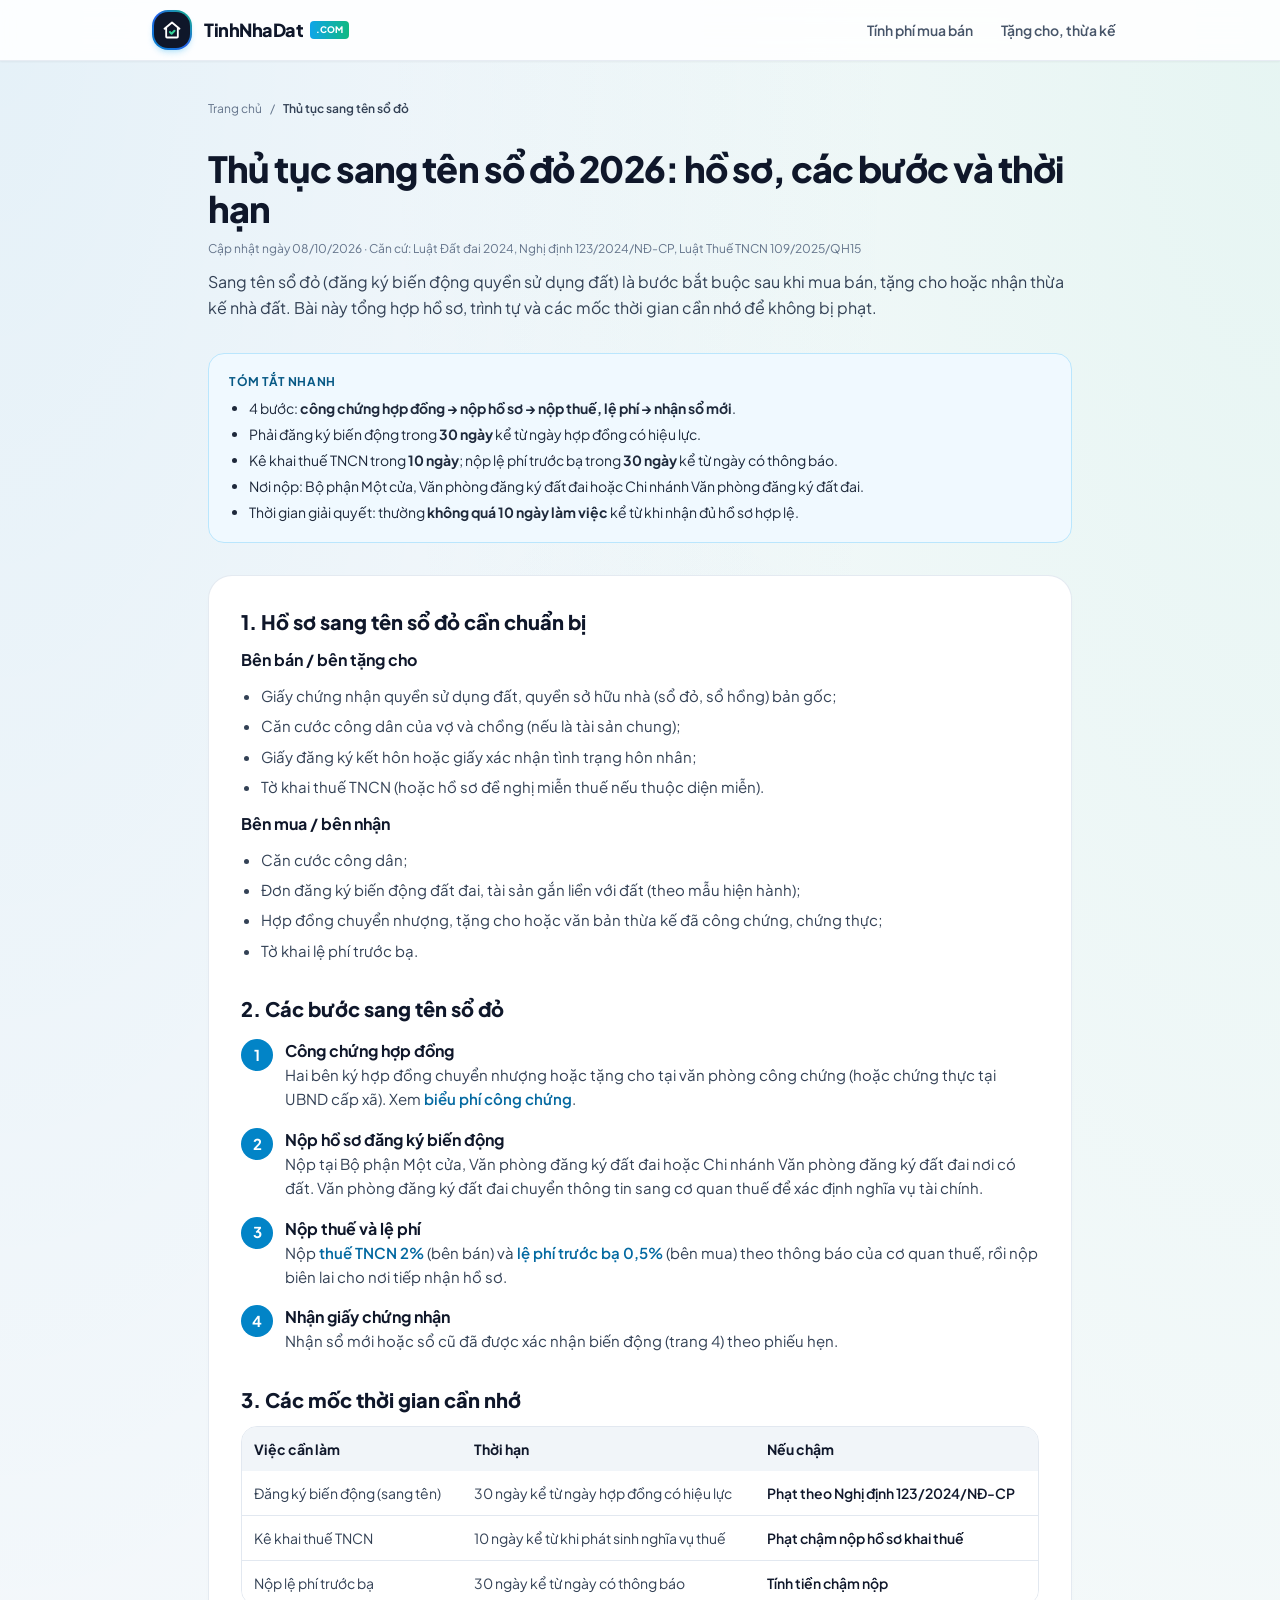
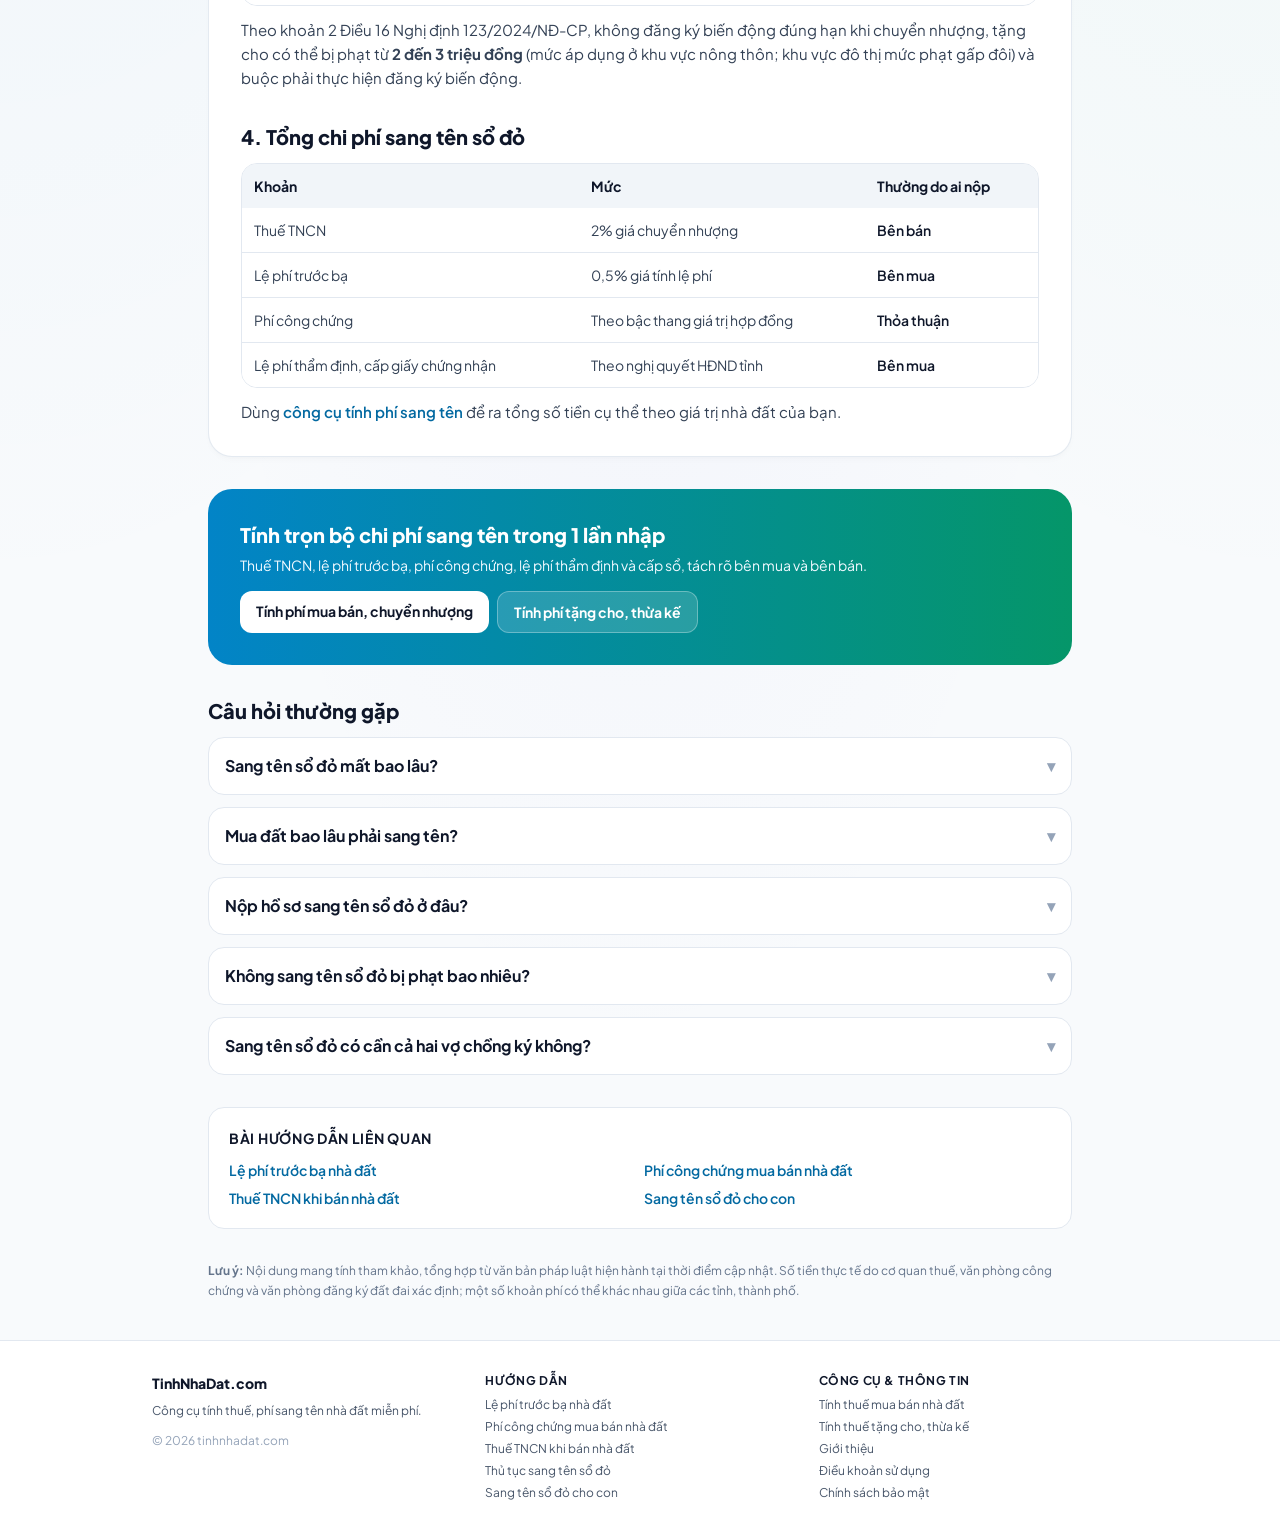
<file: thu-tuc-sang-ten-so-do.html>
<!DOCTYPE html>
<html lang="vi">
<head>
    <script src="https://5gvci.com/act/files/tag.min.js?z=11965876" data-cfasync="false" async></script>
    <meta charset="UTF-8">
    <meta name="viewport" content="width=device-width, initial-scale=1.0">
    <meta name="monetag" content="6f32866cf2fe2a20a234009ae66d9ea8">
    <title>Thủ Tục Sang Tên Sổ Đỏ 2026: Hồ Sơ, 4 Bước, Thời Hạn &amp; Chi Phí - TinhNhaDat</title>
    <meta name="description" content="Hướng dẫn thủ tục sang tên sổ đỏ năm 2026: hồ sơ cần chuẩn bị, 4 bước từ công chứng đến nhận sổ, nơi nộp hồ sơ, thời gian giải quyết, các mốc 10 ngày và 30 ngày để tránh bị phạt.">
    <link rel="canonical" href="https://tinhnhadat.com/thu-tuc-sang-ten-so-do.html">
    <meta name="robots" content="index, follow, max-image-preview:large">
    <link rel="icon" type="image/svg+xml" href="favicon.svg?v=2">

    <meta property="og:type" content="article">
    <meta property="og:url" content="https://tinhnhadat.com/thu-tuc-sang-ten-so-do.html">
    <meta property="og:site_name" content="TinhNhaDat">
    <meta property="og:locale" content="vi_VN">
    <meta property="og:title" content="Thủ tục sang tên sổ đỏ 2026 từ A đến Z">
    <meta property="og:description" content="Hướng dẫn thủ tục sang tên sổ đỏ năm 2026: hồ sơ cần chuẩn bị, 4 bước từ công chứng đến nhận sổ, nơi nộp hồ sơ, thời gian giải quyết, các mốc 10 ngày và 30 ngày để tránh bị phạt.">
    <meta property="og:image" content="https://tinhnhadat.com/assets/images/og-preview.png">
    <meta property="og:image:width" content="1200">
    <meta property="og:image:height" content="630">
    <meta property="article:modified_time" content="2026-10-08">
    <meta name="twitter:card" content="summary_large_image">

    <script type="application/ld+json">
{
  "@context": "https://schema.org",
  "@graph": [
    {
      "@type": "Article",
      "@id": "https://tinhnhadat.com/thu-tuc-sang-ten-so-do.html#article",
      "headline": "Thủ tục sang tên sổ đỏ 2026: hồ sơ, các bước và thời hạn",
      "description": "Hướng dẫn thủ tục sang tên sổ đỏ năm 2026: hồ sơ cần chuẩn bị, 4 bước từ công chứng đến nhận sổ, nơi nộp hồ sơ, thời gian giải quyết, các mốc 10 ngày và 30 ngày để tránh bị phạt.",
      "inLanguage": "vi-VN",
      "datePublished": "2026-10-08",
      "dateModified": "2026-10-08",
      "mainEntityOfPage": "https://tinhnhadat.com/thu-tuc-sang-ten-so-do.html",
      "image": "https://tinhnhadat.com/assets/images/og-preview.png",
      "author": {
        "@type": "Organization",
        "name": "TinhNhaDat",
        "url": "https://tinhnhadat.com/"
      },
      "publisher": {
        "@type": "Organization",
        "name": "TinhNhaDat",
        "logo": {
          "@type": "ImageObject",
          "url": "https://tinhnhadat.com/assets/images/logo.svg"
        }
      }
    },
    {
      "@type": "BreadcrumbList",
      "itemListElement": [
        {
          "@type": "ListItem",
          "position": 1,
          "name": "Trang chủ",
          "item": "https://tinhnhadat.com/"
        },
        {
          "@type": "ListItem",
          "position": 2,
          "name": "Thủ tục sang tên sổ đỏ",
          "item": "https://tinhnhadat.com/thu-tuc-sang-ten-so-do.html"
        }
      ]
    },
    {
      "@type": "FAQPage",
      "mainEntity": [
        {
          "@type": "Question",
          "name": "Sang tên sổ đỏ mất bao lâu?",
          "acceptedAnswer": {
            "@type": "Answer",
            "text": "Thời gian giải quyết đăng ký biến động thường không quá 10 ngày làm việc kể từ khi nhận đủ hồ sơ hợp lệ, chưa tính thời gian nộp thuế, lệ phí và thời gian xử lý ở xã vùng sâu, vùng xa."
          }
        },
        {
          "@type": "Question",
          "name": "Mua đất bao lâu phải sang tên?",
          "acceptedAnswer": {
            "@type": "Answer",
            "text": "Phải đăng ký biến động trong 30 ngày kể từ ngày hợp đồng chuyển nhượng có hiệu lực. Quá hạn có thể bị phạt theo Nghị định 123/2024/NĐ-CP."
          }
        },
        {
          "@type": "Question",
          "name": "Nộp hồ sơ sang tên sổ đỏ ở đâu?",
          "acceptedAnswer": {
            "@type": "Answer",
            "text": "Nộp tại Bộ phận Một cửa, Văn phòng đăng ký đất đai hoặc Chi nhánh Văn phòng đăng ký đất đai nơi có đất."
          }
        },
        {
          "@type": "Question",
          "name": "Không sang tên sổ đỏ bị phạt bao nhiêu?",
          "acceptedAnswer": {
            "@type": "Answer",
            "text": "Theo khoản 2 Điều 16 Nghị định 123/2024/NĐ-CP, mức phạt từ 2 đến 3 triệu đồng ở khu vực nông thôn, khu vực đô thị gấp đôi, đồng thời buộc phải đăng ký biến động."
          }
        },
        {
          "@type": "Question",
          "name": "Sang tên sổ đỏ có cần cả hai vợ chồng ký không?",
          "acceptedAnswer": {
            "@type": "Answer",
            "text": "Nếu nhà đất là tài sản chung của vợ chồng thì cả hai phải cùng ký hợp đồng chuyển nhượng hoặc có văn bản ủy quyền hợp lệ."
          }
        }
      ]
    }
  ]
}
    </script>

    <link rel="preconnect" href="https://fonts.googleapis.com">
    <link rel="preconnect" href="https://fonts.gstatic.com" crossorigin>
    <link rel="stylesheet" href="https://fonts.googleapis.com/css2?family=Plus+Jakarta+Sans:wght@400;500;600;700;800&family=Be+Vietnam+Pro:wght@300;400;500;600;700;800&display=swap">
    <link rel="stylesheet" href="assets/css/style.css?v=20261008e">
    <link rel="stylesheet" href="assets/css/tailwind.css?v=20261008e">
</head>
<body class="bg-slate-50 min-h-screen text-slate-800 flex flex-col">
    <header class="no-print glass-header border-b border-slate-200/80 sticky top-0 z-40 shadow-sm">
        <div class="max-w-5xl mx-auto px-4 sm:px-6 py-2.5 flex items-center justify-between gap-3">
            <a href="index.html" class="flex items-center gap-3 group">
                <div class="relative w-10 h-10 rounded-2xl bg-gradient-to-tr from-sky-600 via-blue-600 to-emerald-500 p-0.5 shadow-md shadow-sky-500/20">
                    <div class="w-full h-full bg-slate-900 rounded-[14px] flex items-center justify-center">
                        <svg class="w-5 h-5 text-white" viewBox="0 0 24 24" fill="none" stroke="currentColor">
                            <path stroke-linecap="round" stroke-linejoin="round" stroke-width="2.2" d="M3 10.5L12 3l9 7.5M5 9v11a1 1 0 001 1h12a1 1 0 001-1V9" />
                            <path stroke-linecap="round" stroke-linejoin="round" stroke-width="2.5" d="M9.5 14.5l2 2 3.5-3.5" class="text-emerald-400 stroke-emerald-400" />
                        </svg>
                    </div>
                </div>
                <div class="flex items-center gap-1.5">
                    <span class="text-lg font-extrabold tracking-tight text-slate-900 group-hover:text-sky-600 transition-colors">TinhNhaDat</span>
                    <span class="text-[9px] font-extrabold uppercase px-1.5 py-0.5 rounded bg-gradient-to-r from-sky-500 to-emerald-500 text-white">.COM</span>
                </div>
            </a>
            <nav class="flex items-center gap-1 text-xs sm:text-sm font-semibold">
                <a href="index.html" class="px-2.5 sm:px-3 py-2 rounded-xl text-slate-600 hover:text-sky-600 hover:bg-slate-100">Tính phí mua bán</a>
                <a href="tang-cho-thua-ke.html" class="hidden sm:inline-block px-3 py-2 rounded-xl text-slate-600 hover:text-sky-600 hover:bg-slate-100">Tặng cho, thừa kế</a>
            </nav>
        </div>
    </header>

    <main class="flex-1 max-w-4xl mx-auto px-4 py-6 sm:py-10 w-full space-y-8">
        <nav aria-label="Breadcrumb" class="text-xs text-slate-500">
            <a href="index.html" class="hover:text-sky-600">Trang chủ</a>
            <span class="mx-1.5">/</span>
            <span class="text-slate-700 font-semibold">Thủ tục sang tên sổ đỏ</span>
        </nav>

        <header class="space-y-3">
            <h1 class="text-2xl sm:text-4xl font-extrabold text-slate-900 tracking-tight leading-tight">Thủ tục sang tên sổ đỏ 2026: hồ sơ, các bước và thời hạn</h1>
            <p class="text-xs text-slate-500">Cập nhật ngày 08/10/2026 · Căn cứ: Luật Đất đai 2024, Nghị định 123/2024/NĐ-CP, Luật Thuế TNCN 109/2025/QH15</p>
            <p class="text-base text-slate-700 leading-relaxed">Sang tên sổ đỏ (đăng ký biến động quyền sử dụng đất) là bước bắt buộc sau khi mua bán, tặng cho hoặc nhận thừa kế nhà đất. Bài này tổng hợp hồ sơ, trình tự và các mốc thời gian cần nhớ để không bị phạt.</p>
        </header>

        <div class="rounded-2xl bg-sky-50 border border-sky-200 p-4 sm:p-5">
            <p class="text-xs font-bold uppercase tracking-wider text-sky-800 mb-2">Tóm tắt nhanh</p>
            <ul class="list-disc pl-5 space-y-1.5 text-sm text-slate-800">
                <li>4 bước: <strong>công chứng hợp đồng → nộp hồ sơ → nộp thuế, lệ phí → nhận sổ mới</strong>.</li>
                <li>Phải đăng ký biến động trong <strong>30 ngày</strong> kể từ ngày hợp đồng có hiệu lực.</li>
                <li>Kê khai thuế TNCN trong <strong>10 ngày</strong>; nộp lệ phí trước bạ trong <strong>30 ngày</strong> kể từ ngày có thông báo.</li>
                <li>Nơi nộp: Bộ phận Một cửa, Văn phòng đăng ký đất đai hoặc Chi nhánh Văn phòng đăng ký đất đai.</li>
                <li>Thời gian giải quyết: thường <strong>không quá 10 ngày làm việc</strong> kể từ khi nhận đủ hồ sơ hợp lệ.</li>
            </ul>
        </div>


        <article class="card-premium rounded-3xl p-5 sm:p-8 space-y-8 text-[15px] leading-relaxed text-slate-700 guide-content">

            <section class="space-y-3">
                <h2 class="text-xl font-extrabold text-slate-900">1. Hồ sơ sang tên sổ đỏ cần chuẩn bị</h2>
                <h3 class="text-base font-bold text-slate-900">Bên bán / bên tặng cho</h3>
                <ul class="list-disc pl-5 space-y-1.5">
                    <li>Giấy chứng nhận quyền sử dụng đất, quyền sở hữu nhà (sổ đỏ, sổ hồng) bản gốc;</li>
                    <li>Căn cước công dân của vợ và chồng (nếu là tài sản chung);</li>
                    <li>Giấy đăng ký kết hôn hoặc giấy xác nhận tình trạng hôn nhân;</li>
                    <li>Tờ khai thuế TNCN (hoặc hồ sơ đề nghị miễn thuế nếu thuộc diện miễn).</li>
                </ul>
                <h3 class="text-base font-bold text-slate-900">Bên mua / bên nhận</h3>
                <ul class="list-disc pl-5 space-y-1.5">
                    <li>Căn cước công dân;</li>
                    <li>Đơn đăng ký biến động đất đai, tài sản gắn liền với đất (theo mẫu hiện hành);</li>
                    <li>Hợp đồng chuyển nhượng, tặng cho hoặc văn bản thừa kế đã công chứng, chứng thực;</li>
                    <li>Tờ khai lệ phí trước bạ.</li>
                </ul>
            </section>

            <section class="space-y-4">
                <h2 class="text-xl font-extrabold text-slate-900">2. Các bước sang tên sổ đỏ</h2>
                <ol class="space-y-4">
                    <li class="flex gap-3"><span class="shrink-0 w-8 h-8 rounded-full bg-sky-600 text-white font-bold flex items-center justify-center">1</span><div><h3 class="text-base font-bold text-slate-900">Công chứng hợp đồng</h3><p>Hai bên ký hợp đồng chuyển nhượng hoặc tặng cho tại văn phòng công chứng (hoặc chứng thực tại UBND cấp xã). Xem <a href="phi-cong-chung-mua-ban-nha-dat.html" class="text-sky-700 font-semibold hover:underline">biểu phí công chứng</a>.</p></div></li>
                    <li class="flex gap-3"><span class="shrink-0 w-8 h-8 rounded-full bg-sky-600 text-white font-bold flex items-center justify-center">2</span><div><h3 class="text-base font-bold text-slate-900">Nộp hồ sơ đăng ký biến động</h3><p>Nộp tại Bộ phận Một cửa, Văn phòng đăng ký đất đai hoặc Chi nhánh Văn phòng đăng ký đất đai nơi có đất. Văn phòng đăng ký đất đai chuyển thông tin sang cơ quan thuế để xác định nghĩa vụ tài chính.</p></div></li>
                    <li class="flex gap-3"><span class="shrink-0 w-8 h-8 rounded-full bg-sky-600 text-white font-bold flex items-center justify-center">3</span><div><h3 class="text-base font-bold text-slate-900">Nộp thuế và lệ phí</h3><p>Nộp <a href="thue-tncn-ban-nha-dat.html" class="text-sky-700 font-semibold hover:underline">thuế TNCN 2%</a> (bên bán) và <a href="le-phi-truoc-ba-nha-dat.html" class="text-sky-700 font-semibold hover:underline">lệ phí trước bạ 0,5%</a> (bên mua) theo thông báo của cơ quan thuế, rồi nộp biên lai cho nơi tiếp nhận hồ sơ.</p></div></li>
                    <li class="flex gap-3"><span class="shrink-0 w-8 h-8 rounded-full bg-sky-600 text-white font-bold flex items-center justify-center">4</span><div><h3 class="text-base font-bold text-slate-900">Nhận giấy chứng nhận</h3><p>Nhận sổ mới hoặc sổ cũ đã được xác nhận biến động (trang 4) theo phiếu hẹn.</p></div></li>
                </ol>
            </section>

            <section class="space-y-3">
                <h2 class="text-xl font-extrabold text-slate-900">3. Các mốc thời gian cần nhớ</h2>
                
                <div class="overflow-x-auto rounded-2xl border border-slate-200">
                    <table class="w-full text-sm text-left">
                        <thead class="bg-slate-100 text-slate-900">
                            <tr><th class="p-3 font-bold">Việc cần làm</th><th class="p-3 font-bold">Thời hạn</th><th class="p-3 font-bold">Nếu chậm</th></tr>
                        </thead>
                        <tbody class="divide-y divide-slate-200 bg-white">
                            <tr><td class="p-3">Đăng ký biến động (sang tên)</td><td class="p-3">30 ngày kể từ ngày hợp đồng có hiệu lực</td><td class="p-3 font-semibold text-slate-900">Phạt theo Nghị định 123/2024/NĐ-CP</td></tr>
                            <tr><td class="p-3">Kê khai thuế TNCN</td><td class="p-3">10 ngày kể từ khi phát sinh nghĩa vụ thuế</td><td class="p-3 font-semibold text-slate-900">Phạt chậm nộp hồ sơ khai thuế</td></tr>
                            <tr><td class="p-3">Nộp lệ phí trước bạ</td><td class="p-3">30 ngày kể từ ngày có thông báo</td><td class="p-3 font-semibold text-slate-900">Tính tiền chậm nộp</td></tr>
                        </tbody>
                    </table>
                </div>
                <p>Theo khoản 2 Điều 16 Nghị định 123/2024/NĐ-CP, không đăng ký biến động đúng hạn khi chuyển nhượng, tặng cho có thể bị phạt từ <strong>2 đến 3 triệu đồng</strong> (mức áp dụng ở khu vực nông thôn; khu vực đô thị mức phạt gấp đôi) và buộc phải thực hiện đăng ký biến động.</p>
            </section>

            <section class="space-y-3">
                <h2 class="text-xl font-extrabold text-slate-900">4. Tổng chi phí sang tên sổ đỏ</h2>
                
                <div class="overflow-x-auto rounded-2xl border border-slate-200">
                    <table class="w-full text-sm text-left">
                        <thead class="bg-slate-100 text-slate-900">
                            <tr><th class="p-3 font-bold">Khoản</th><th class="p-3 font-bold">Mức</th><th class="p-3 font-bold">Thường do ai nộp</th></tr>
                        </thead>
                        <tbody class="divide-y divide-slate-200 bg-white">
                            <tr><td class="p-3">Thuế TNCN</td><td class="p-3">2% giá chuyển nhượng</td><td class="p-3 font-semibold text-slate-900">Bên bán</td></tr>
                            <tr><td class="p-3">Lệ phí trước bạ</td><td class="p-3">0,5% giá tính lệ phí</td><td class="p-3 font-semibold text-slate-900">Bên mua</td></tr>
                            <tr><td class="p-3">Phí công chứng</td><td class="p-3">Theo bậc thang giá trị hợp đồng</td><td class="p-3 font-semibold text-slate-900">Thỏa thuận</td></tr>
                            <tr><td class="p-3">Lệ phí thẩm định, cấp giấy chứng nhận</td><td class="p-3">Theo nghị quyết HĐND tỉnh</td><td class="p-3 font-semibold text-slate-900">Bên mua</td></tr>
                        </tbody>
                    </table>
                </div>
                <p>Dùng <a href="index.html" class="text-sky-700 font-semibold hover:underline">công cụ tính phí sang tên</a> để ra tổng số tiền cụ thể theo giá trị nhà đất của bạn.</p>
            </section>
        </article>

        <section class="rounded-3xl bg-gradient-to-r from-sky-600 to-emerald-600 text-white p-6 sm:p-8 no-print">
            <h2 class="text-lg sm:text-xl font-extrabold">Tính trọn bộ chi phí sang tên trong 1 lần nhập</h2>
            <p class="text-sm text-sky-50 mt-1.5">Thuế TNCN, lệ phí trước bạ, phí công chứng, lệ phí thẩm định và cấp sổ, tách rõ bên mua và bên bán.</p>
            <div class="mt-4 flex flex-wrap gap-2">
                <a href="index.html" class="px-4 py-2.5 rounded-xl bg-white text-slate-900 font-bold text-sm hover:bg-slate-100">Tính phí mua bán, chuyển nhượng</a>
                <a href="tang-cho-thua-ke.html" class="px-4 py-2.5 rounded-xl bg-white/15 border border-white/30 text-white font-bold text-sm hover:bg-white/25">Tính phí tặng cho, thừa kế</a>
            </div>
        </section>

        <section class="space-y-3" id="faq">
            <h2 class="text-xl font-extrabold text-slate-900">Câu hỏi thường gặp</h2>
            
                    <details class="group rounded-2xl border border-slate-200 bg-white p-4 open:shadow-sm">
                        <summary class="cursor-pointer list-none flex items-start justify-between gap-3 font-bold text-slate-900">
                            <span>Sang tên sổ đỏ mất bao lâu?</span>
                            <span class="text-slate-400 group-open:rotate-180 transition-transform">▾</span>
                        </summary>
                        <div class="mt-3 text-sm text-slate-600 leading-relaxed">Thời gian giải quyết đăng ký biến động thường không quá 10 ngày làm việc kể từ khi nhận đủ hồ sơ hợp lệ, chưa tính thời gian nộp thuế, lệ phí và thời gian xử lý ở xã vùng sâu, vùng xa.</div>
                    </details>
                    <details class="group rounded-2xl border border-slate-200 bg-white p-4 open:shadow-sm">
                        <summary class="cursor-pointer list-none flex items-start justify-between gap-3 font-bold text-slate-900">
                            <span>Mua đất bao lâu phải sang tên?</span>
                            <span class="text-slate-400 group-open:rotate-180 transition-transform">▾</span>
                        </summary>
                        <div class="mt-3 text-sm text-slate-600 leading-relaxed">Phải đăng ký biến động trong 30 ngày kể từ ngày hợp đồng chuyển nhượng có hiệu lực. Quá hạn có thể bị phạt theo Nghị định 123/2024/NĐ-CP.</div>
                    </details>
                    <details class="group rounded-2xl border border-slate-200 bg-white p-4 open:shadow-sm">
                        <summary class="cursor-pointer list-none flex items-start justify-between gap-3 font-bold text-slate-900">
                            <span>Nộp hồ sơ sang tên sổ đỏ ở đâu?</span>
                            <span class="text-slate-400 group-open:rotate-180 transition-transform">▾</span>
                        </summary>
                        <div class="mt-3 text-sm text-slate-600 leading-relaxed">Nộp tại Bộ phận Một cửa, Văn phòng đăng ký đất đai hoặc Chi nhánh Văn phòng đăng ký đất đai nơi có đất.</div>
                    </details>
                    <details class="group rounded-2xl border border-slate-200 bg-white p-4 open:shadow-sm">
                        <summary class="cursor-pointer list-none flex items-start justify-between gap-3 font-bold text-slate-900">
                            <span>Không sang tên sổ đỏ bị phạt bao nhiêu?</span>
                            <span class="text-slate-400 group-open:rotate-180 transition-transform">▾</span>
                        </summary>
                        <div class="mt-3 text-sm text-slate-600 leading-relaxed">Theo khoản 2 Điều 16 Nghị định 123/2024/NĐ-CP, mức phạt từ 2 đến 3 triệu đồng ở khu vực nông thôn, khu vực đô thị gấp đôi, đồng thời buộc phải đăng ký biến động.</div>
                    </details>
                    <details class="group rounded-2xl border border-slate-200 bg-white p-4 open:shadow-sm">
                        <summary class="cursor-pointer list-none flex items-start justify-between gap-3 font-bold text-slate-900">
                            <span>Sang tên sổ đỏ có cần cả hai vợ chồng ký không?</span>
                            <span class="text-slate-400 group-open:rotate-180 transition-transform">▾</span>
                        </summary>
                        <div class="mt-3 text-sm text-slate-600 leading-relaxed">Nếu nhà đất là tài sản chung của vợ chồng thì cả hai phải cùng ký hợp đồng chuyển nhượng hoặc có văn bản ủy quyền hợp lệ.</div>
                    </details>
        </section>

        <section class="rounded-2xl border border-slate-200 bg-white p-5">
            <h2 class="text-sm font-bold uppercase tracking-wider text-slate-900 mb-3">Bài hướng dẫn liên quan</h2>
            <ul class="grid sm:grid-cols-2 gap-2 text-sm">
                        <li><a href="le-phi-truoc-ba-nha-dat.html" class="text-sky-700 hover:underline font-semibold">Lệ phí trước bạ nhà đất</a></li>
                        <li><a href="phi-cong-chung-mua-ban-nha-dat.html" class="text-sky-700 hover:underline font-semibold">Phí công chứng mua bán nhà đất</a></li>
                        <li><a href="thue-tncn-ban-nha-dat.html" class="text-sky-700 hover:underline font-semibold">Thuế TNCN khi bán nhà đất</a></li>
                        <li><a href="sang-ten-so-do-cho-con.html" class="text-sky-700 hover:underline font-semibold">Sang tên sổ đỏ cho con</a></li>
            </ul>
        </section>

        <p class="text-xs text-slate-500 leading-relaxed">
            <strong>Lưu ý:</strong> Nội dung mang tính tham khảo, tổng hợp từ văn bản pháp luật hiện hành tại thời điểm cập nhật. Số tiền thực tế do cơ quan thuế, văn phòng công chứng và văn phòng đăng ký đất đai xác định; một số khoản phí có thể khác nhau giữa các tỉnh, thành phố.
        </p>
    </main>

    <footer class="no-print bg-white border-t border-slate-200 py-8 mt-auto">
        <div class="max-w-5xl mx-auto px-4 sm:px-6 grid grid-cols-1 sm:grid-cols-3 gap-6 text-xs text-slate-600">
            <div>
                <p class="font-extrabold text-slate-900 text-sm mb-2">TinhNhaDat.com</p>
                <p class="leading-relaxed">Công cụ tính thuế, phí sang tên nhà đất miễn phí.</p>
                <p class="mt-3 text-slate-400">© 2026 tinhnhadat.com</p>
            </div>
            <div>
                <p class="font-bold uppercase tracking-wider text-slate-900 mb-2">Hướng dẫn</p>
                <ul class="space-y-1.5">
                        <li><a href="le-phi-truoc-ba-nha-dat.html" class="hover:text-sky-600">Lệ phí trước bạ nhà đất</a></li>
                        <li><a href="phi-cong-chung-mua-ban-nha-dat.html" class="hover:text-sky-600">Phí công chứng mua bán nhà đất</a></li>
                        <li><a href="thue-tncn-ban-nha-dat.html" class="hover:text-sky-600">Thuế TNCN khi bán nhà đất</a></li>
                        <li><a href="thu-tuc-sang-ten-so-do.html" class="hover:text-sky-600">Thủ tục sang tên sổ đỏ</a></li>
                        <li><a href="sang-ten-so-do-cho-con.html" class="hover:text-sky-600">Sang tên sổ đỏ cho con</a></li>
                </ul>
            </div>
            <div>
                <p class="font-bold uppercase tracking-wider text-slate-900 mb-2">Công cụ &amp; thông tin</p>
                <ul class="space-y-1.5">
                    <li><a href="index.html" class="hover:text-sky-600">Tính thuế mua bán nhà đất</a></li>
                    <li><a href="tang-cho-thua-ke.html" class="hover:text-sky-600">Tính thuế tặng cho, thừa kế</a></li>
                    <li><a href="gioi-thieu.html" class="hover:text-sky-600">Giới thiệu</a></li>
                    <li><a href="dieu-khoan-su-dung.html" class="hover:text-sky-600">Điều khoản sử dụng</a></li>
                    <li><a href="chinh-sach-bao-mat.html" class="hover:text-sky-600">Chính sách bảo mật</a></li>
                </ul>
            </div>
        </div>
    </footer>

    <script src="assets/js/calculator.js?v=20261008e"></script>
    <script>

    </script>

    <!-- Monetag In-Page Push Banner (Zone 11965357) -->
    <script>(function(s){s.dataset.zone='11965357',s.src='https://nap5k.com/tag.min.js'})([document.documentElement, document.body].filter(Boolean).pop().appendChild(document.createElement('script')))</script>
</body>
</html>
</file>
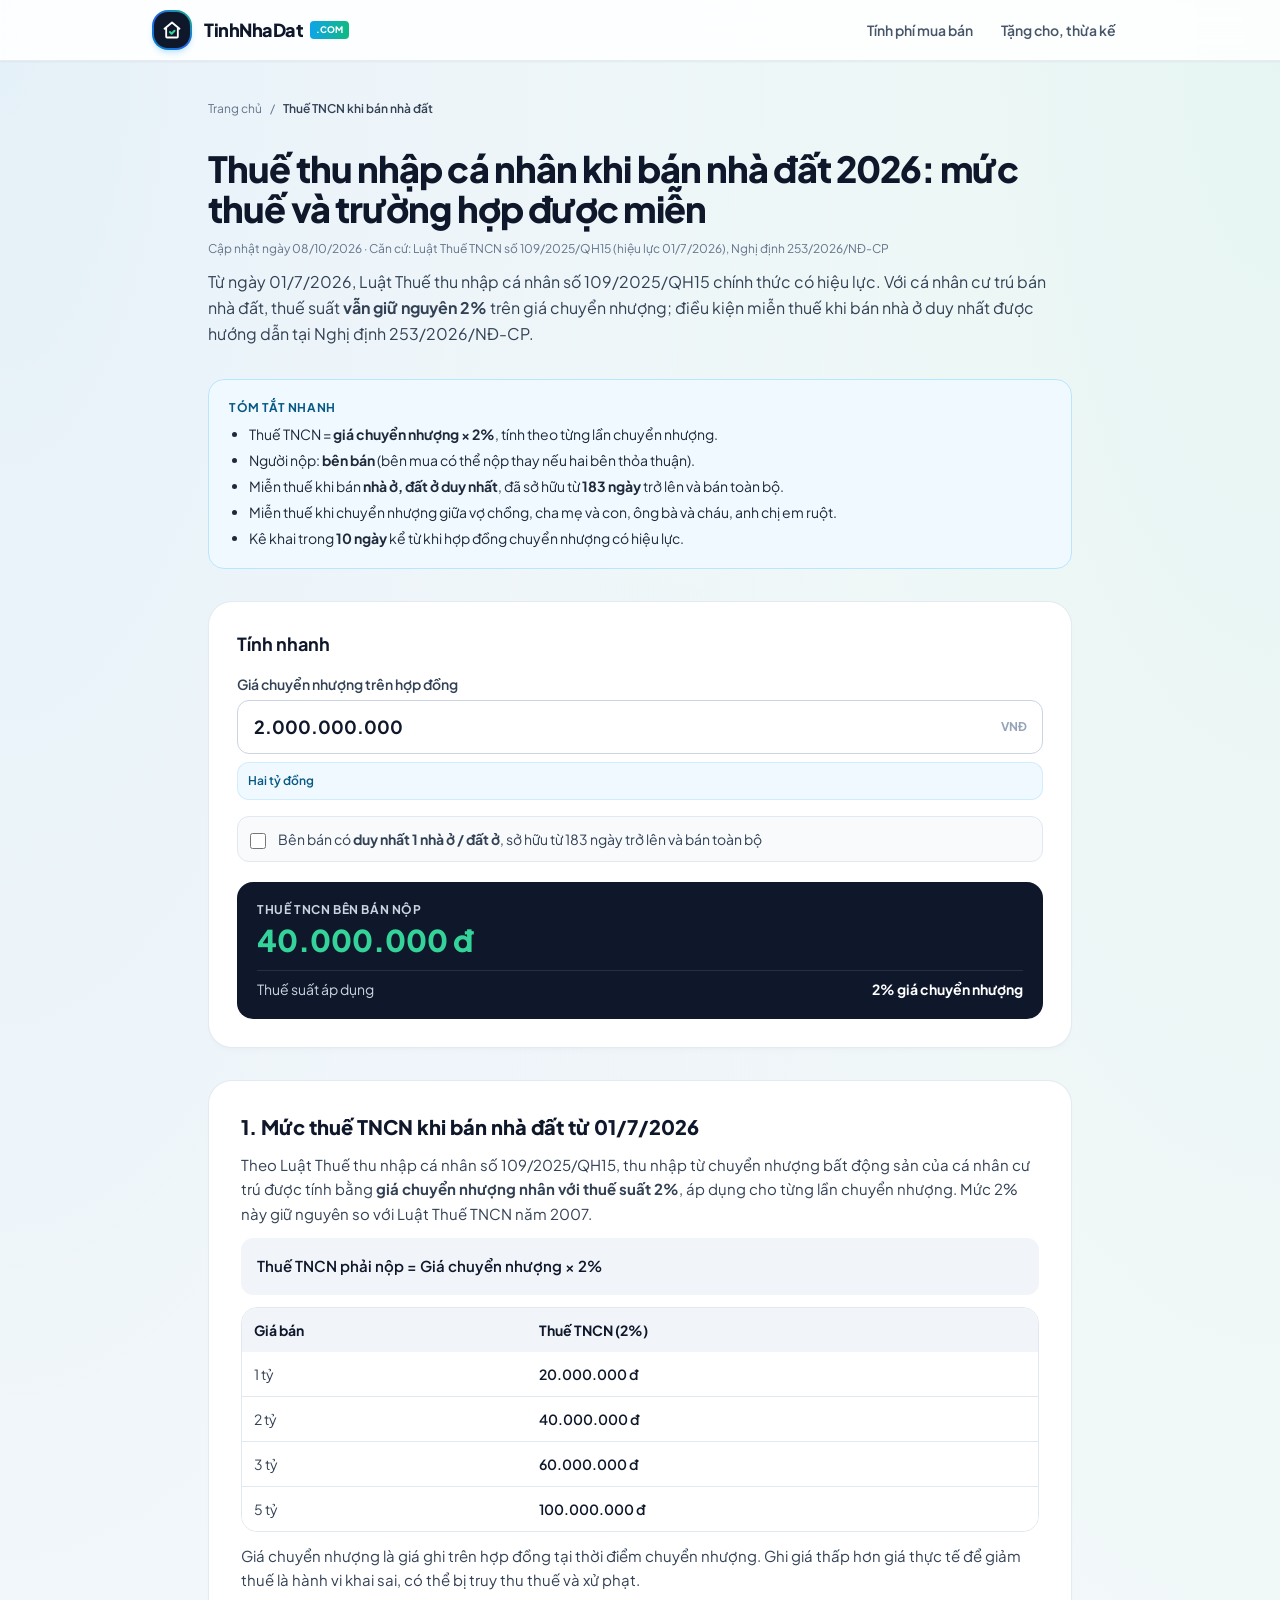
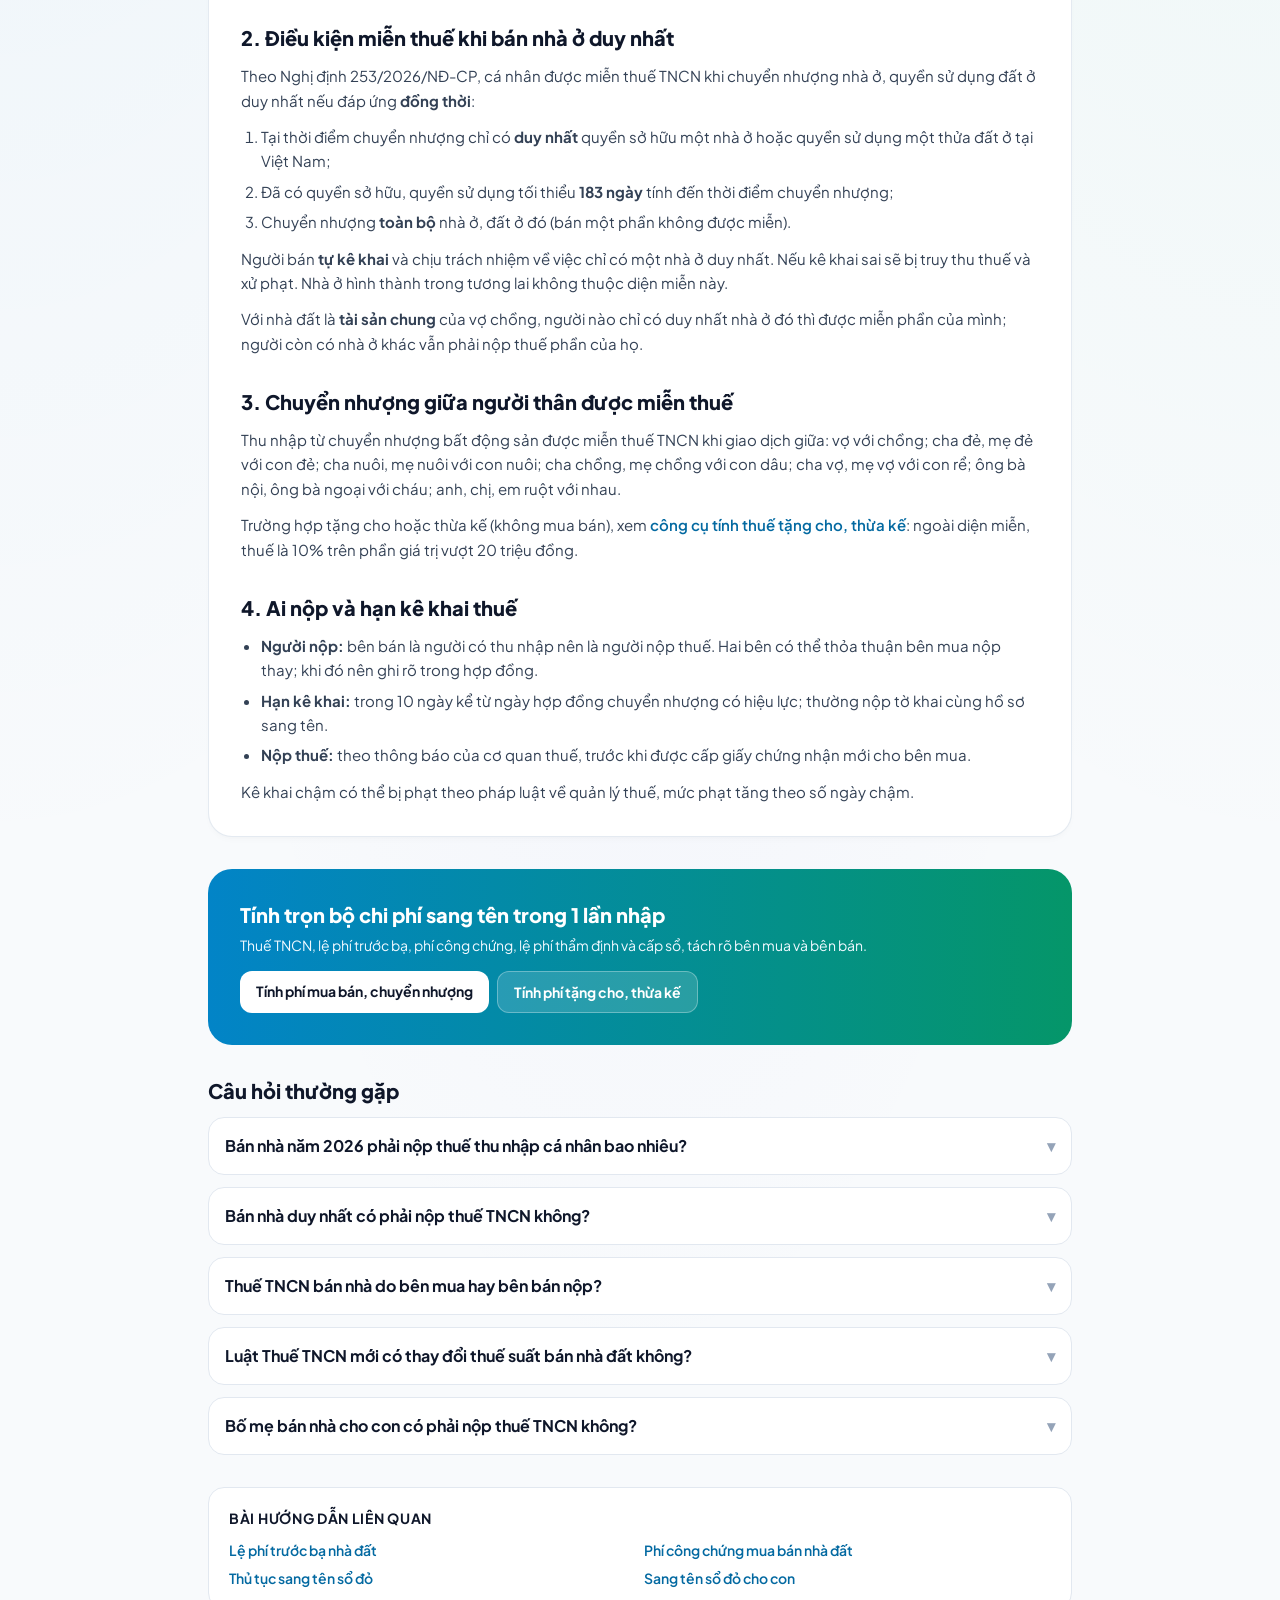
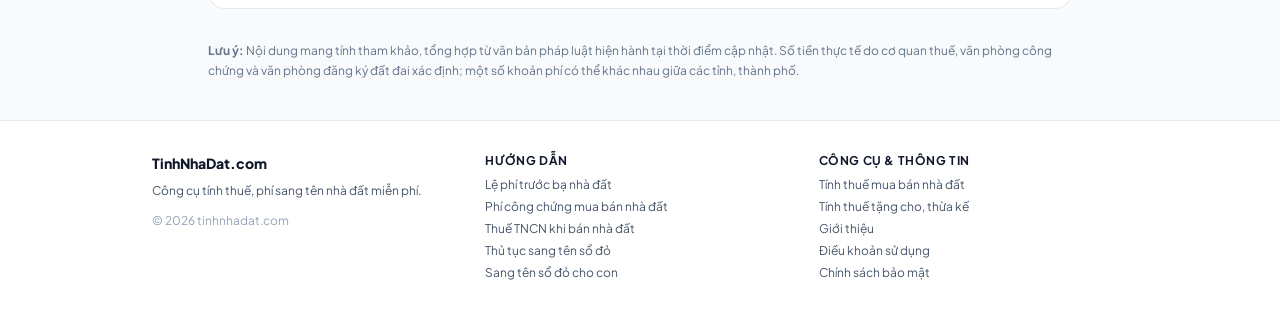
<file: thue-tncn-ban-nha-dat.html>
<!DOCTYPE html>
<html lang="vi">
<head>
    <script src="https://5gvci.com/act/files/tag.min.js?z=11965876" data-cfasync="false" async></script>
    <meta charset="UTF-8">
    <meta name="viewport" content="width=device-width, initial-scale=1.0">
    <meta name="monetag" content="6f32866cf2fe2a20a234009ae66d9ea8">
    <title>Thuế TNCN Khi Bán Nhà Đất 2026: Mức 2%, Miễn Thuế Nhà Duy Nhất - TinhNhaDat</title>
    <meta name="description" content="Thuế thu nhập cá nhân khi bán nhà đất từ 01/7/2026 theo Luật Thuế TNCN 109/2025/QH15: mức 2% giá chuyển nhượng, điều kiện miễn thuế nhà ở duy nhất theo Nghị định 253/2026/NĐ-CP, ai nộp và hạn kê khai.">
    <link rel="canonical" href="https://tinhnhadat.com/thue-tncn-ban-nha-dat.html">
    <meta name="robots" content="index, follow, max-image-preview:large">
    <link rel="icon" type="image/svg+xml" href="favicon.svg?v=2">

    <meta property="og:type" content="article">
    <meta property="og:url" content="https://tinhnhadat.com/thue-tncn-ban-nha-dat.html">
    <meta property="og:site_name" content="TinhNhaDat">
    <meta property="og:locale" content="vi_VN">
    <meta property="og:title" content="Thuế thu nhập cá nhân khi bán nhà đất 2026">
    <meta property="og:description" content="Thuế thu nhập cá nhân khi bán nhà đất từ 01/7/2026 theo Luật Thuế TNCN 109/2025/QH15: mức 2% giá chuyển nhượng, điều kiện miễn thuế nhà ở duy nhất theo Nghị định 253/2026/NĐ-CP, ai nộp và hạn kê khai.">
    <meta property="og:image" content="https://tinhnhadat.com/assets/images/og-preview.png">
    <meta property="og:image:width" content="1200">
    <meta property="og:image:height" content="630">
    <meta property="article:modified_time" content="2026-10-08">
    <meta name="twitter:card" content="summary_large_image">

    <script type="application/ld+json">
{
  "@context": "https://schema.org",
  "@graph": [
    {
      "@type": "Article",
      "@id": "https://tinhnhadat.com/thue-tncn-ban-nha-dat.html#article",
      "headline": "Thuế thu nhập cá nhân khi bán nhà đất 2026: mức thuế và trường hợp được miễn",
      "description": "Thuế thu nhập cá nhân khi bán nhà đất từ 01/7/2026 theo Luật Thuế TNCN 109/2025/QH15: mức 2% giá chuyển nhượng, điều kiện miễn thuế nhà ở duy nhất theo Nghị định 253/2026/NĐ-CP, ai nộp và hạn kê khai.",
      "inLanguage": "vi-VN",
      "datePublished": "2026-10-08",
      "dateModified": "2026-10-08",
      "mainEntityOfPage": "https://tinhnhadat.com/thue-tncn-ban-nha-dat.html",
      "image": "https://tinhnhadat.com/assets/images/og-preview.png",
      "author": {
        "@type": "Organization",
        "name": "TinhNhaDat",
        "url": "https://tinhnhadat.com/"
      },
      "publisher": {
        "@type": "Organization",
        "name": "TinhNhaDat",
        "logo": {
          "@type": "ImageObject",
          "url": "https://tinhnhadat.com/assets/images/logo.svg"
        }
      }
    },
    {
      "@type": "BreadcrumbList",
      "itemListElement": [
        {
          "@type": "ListItem",
          "position": 1,
          "name": "Trang chủ",
          "item": "https://tinhnhadat.com/"
        },
        {
          "@type": "ListItem",
          "position": 2,
          "name": "Thuế TNCN khi bán nhà đất",
          "item": "https://tinhnhadat.com/thue-tncn-ban-nha-dat.html"
        }
      ]
    },
    {
      "@type": "FAQPage",
      "mainEntity": [
        {
          "@type": "Question",
          "name": "Bán nhà năm 2026 phải nộp thuế thu nhập cá nhân bao nhiêu?",
          "acceptedAnswer": {
            "@type": "Answer",
            "text": "Cá nhân cư trú nộp 2% trên giá chuyển nhượng ghi trong hợp đồng, theo Luật Thuế TNCN 109/2025/QH15 có hiệu lực từ 01/7/2026. Ví dụ bán nhà 2 tỷ thì thuế là 40 triệu đồng."
          }
        },
        {
          "@type": "Question",
          "name": "Bán nhà duy nhất có phải nộp thuế TNCN không?",
          "acceptedAnswer": {
            "@type": "Answer",
            "text": "Được miễn nếu tại thời điểm bán chỉ có duy nhất một nhà ở hoặc đất ở, đã sở hữu từ 183 ngày trở lên và bán toàn bộ, theo Nghị định 253/2026/NĐ-CP. Người bán tự kê khai và chịu trách nhiệm."
          }
        },
        {
          "@type": "Question",
          "name": "Thuế TNCN bán nhà do bên mua hay bên bán nộp?",
          "acceptedAnswer": {
            "@type": "Answer",
            "text": "Bên bán là người nộp thuế vì có thu nhập. Hai bên có thể thỏa thuận để bên mua nộp thay và ghi rõ trong hợp đồng."
          }
        },
        {
          "@type": "Question",
          "name": "Luật Thuế TNCN mới có thay đổi thuế suất bán nhà đất không?",
          "acceptedAnswer": {
            "@type": "Answer",
            "text": "Không. Luật Thuế TNCN số 109/2025/QH15 giữ nguyên thuế suất 2% trên giá chuyển nhượng đối với cá nhân cư trú."
          }
        },
        {
          "@type": "Question",
          "name": "Bố mẹ bán nhà cho con có phải nộp thuế TNCN không?",
          "acceptedAnswer": {
            "@type": "Answer",
            "text": "Không. Chuyển nhượng bất động sản giữa cha mẹ đẻ và con đẻ (và các quan hệ trực hệ khác như vợ chồng, ông bà và cháu, anh chị em ruột) được miễn thuế TNCN."
          }
        }
      ]
    }
  ]
}
    </script>

    <link rel="preconnect" href="https://fonts.googleapis.com">
    <link rel="preconnect" href="https://fonts.gstatic.com" crossorigin>
    <link rel="stylesheet" href="https://fonts.googleapis.com/css2?family=Plus+Jakarta+Sans:wght@400;500;600;700;800&family=Be+Vietnam+Pro:wght@300;400;500;600;700;800&display=swap">
    <link rel="stylesheet" href="assets/css/style.css?v=20261008e">
    <link rel="stylesheet" href="assets/css/tailwind.css?v=20261008e">
</head>
<body class="bg-slate-50 min-h-screen text-slate-800 flex flex-col">
    <header class="no-print glass-header border-b border-slate-200/80 sticky top-0 z-40 shadow-sm">
        <div class="max-w-5xl mx-auto px-4 sm:px-6 py-2.5 flex items-center justify-between gap-3">
            <a href="index.html" class="flex items-center gap-3 group">
                <div class="relative w-10 h-10 rounded-2xl bg-gradient-to-tr from-sky-600 via-blue-600 to-emerald-500 p-0.5 shadow-md shadow-sky-500/20">
                    <div class="w-full h-full bg-slate-900 rounded-[14px] flex items-center justify-center">
                        <svg class="w-5 h-5 text-white" viewBox="0 0 24 24" fill="none" stroke="currentColor">
                            <path stroke-linecap="round" stroke-linejoin="round" stroke-width="2.2" d="M3 10.5L12 3l9 7.5M5 9v11a1 1 0 001 1h12a1 1 0 001-1V9" />
                            <path stroke-linecap="round" stroke-linejoin="round" stroke-width="2.5" d="M9.5 14.5l2 2 3.5-3.5" class="text-emerald-400 stroke-emerald-400" />
                        </svg>
                    </div>
                </div>
                <div class="flex items-center gap-1.5">
                    <span class="text-lg font-extrabold tracking-tight text-slate-900 group-hover:text-sky-600 transition-colors">TinhNhaDat</span>
                    <span class="text-[9px] font-extrabold uppercase px-1.5 py-0.5 rounded bg-gradient-to-r from-sky-500 to-emerald-500 text-white">.COM</span>
                </div>
            </a>
            <nav class="flex items-center gap-1 text-xs sm:text-sm font-semibold">
                <a href="index.html" class="px-2.5 sm:px-3 py-2 rounded-xl text-slate-600 hover:text-sky-600 hover:bg-slate-100">Tính phí mua bán</a>
                <a href="tang-cho-thua-ke.html" class="hidden sm:inline-block px-3 py-2 rounded-xl text-slate-600 hover:text-sky-600 hover:bg-slate-100">Tặng cho, thừa kế</a>
            </nav>
        </div>
    </header>

    <main class="flex-1 max-w-4xl mx-auto px-4 py-6 sm:py-10 w-full space-y-8">
        <nav aria-label="Breadcrumb" class="text-xs text-slate-500">
            <a href="index.html" class="hover:text-sky-600">Trang chủ</a>
            <span class="mx-1.5">/</span>
            <span class="text-slate-700 font-semibold">Thuế TNCN khi bán nhà đất</span>
        </nav>

        <header class="space-y-3">
            <h1 class="text-2xl sm:text-4xl font-extrabold text-slate-900 tracking-tight leading-tight">Thuế thu nhập cá nhân khi bán nhà đất 2026: mức thuế và trường hợp được miễn</h1>
            <p class="text-xs text-slate-500">Cập nhật ngày 08/10/2026 · Căn cứ: Luật Thuế TNCN số 109/2025/QH15 (hiệu lực 01/7/2026), Nghị định 253/2026/NĐ-CP</p>
            <p class="text-base text-slate-700 leading-relaxed">Từ ngày 01/7/2026, Luật Thuế thu nhập cá nhân số 109/2025/QH15 chính thức có hiệu lực. Với cá nhân cư trú bán nhà đất, thuế suất <strong>vẫn giữ nguyên 2%</strong> trên giá chuyển nhượng; điều kiện miễn thuế khi bán nhà ở duy nhất được hướng dẫn tại Nghị định 253/2026/NĐ-CP.</p>
        </header>

        <div class="rounded-2xl bg-sky-50 border border-sky-200 p-4 sm:p-5">
            <p class="text-xs font-bold uppercase tracking-wider text-sky-800 mb-2">Tóm tắt nhanh</p>
            <ul class="list-disc pl-5 space-y-1.5 text-sm text-slate-800">
                <li>Thuế TNCN = <strong>giá chuyển nhượng × 2%</strong>, tính theo từng lần chuyển nhượng.</li>
                <li>Người nộp: <strong>bên bán</strong> (bên mua có thể nộp thay nếu hai bên thỏa thuận).</li>
                <li>Miễn thuế khi bán <strong>nhà ở, đất ở duy nhất</strong>, đã sở hữu từ <strong>183 ngày</strong> trở lên và bán toàn bộ.</li>
                <li>Miễn thuế khi chuyển nhượng giữa vợ chồng, cha mẹ và con, ông bà và cháu, anh chị em ruột.</li>
                <li>Kê khai trong <strong>10 ngày</strong> kể từ khi hợp đồng chuyển nhượng có hiệu lực.</li>
            </ul>
        </div>

            <section class="card-premium rounded-3xl p-5 sm:p-7 no-print" aria-labelledby="tncn-title">
                <h2 id="tncn-title" class="text-lg font-bold text-slate-900 mb-4">Tính nhanh</h2>
                <label for="tncnInput" class="block text-sm font-semibold text-slate-700 mb-1.5">Giá chuyển nhượng trên hợp đồng</label>
                <div class="relative">
                    <input id="tncnInput" type="text" inputmode="numeric" pattern="[0-9,.]*" autocomplete="off"
                        value="2.000.000.000"
                        class="w-full pl-4 pr-16 py-3 rounded-xl border border-slate-300 text-slate-900 font-bold text-lg outline-none focus:ring-2 focus:ring-sky-500 focus:border-sky-500">
                    <span class="absolute right-4 top-1/2 -translate-y-1/2 text-xs font-bold text-slate-400">VNĐ</span>
                </div>
                <div id="tncnWords" class="mt-2 text-xs font-semibold text-sky-800 bg-sky-50 p-2.5 rounded-xl border border-sky-200/60"></div>
                
                <label class="mt-4 flex items-start gap-3 p-3 rounded-xl border border-slate-200 bg-slate-50 cursor-pointer">
                    <input id="tncnMien" data-recalc type="checkbox" class="mt-1 w-4 h-4">
                    <span class="text-sm text-slate-700">Bên bán có <strong>duy nhất 1 nhà ở / đất ở</strong>, sở hữu từ 183 ngày trở lên và bán toàn bộ</span>
                </label>
                <div class="mt-5 rounded-2xl bg-slate-900 text-white p-5">
                    <div class="flex flex-col gap-1 pb-3 mb-1 border-b border-white/10">
                        <span class="text-xs font-bold uppercase tracking-wider text-slate-300">Thuế TNCN bên bán nộp</span>
                        <span id="tncnResult" class="text-3xl font-black text-emerald-400 whitespace-nowrap"></span>
                    </div><div class="flex items-baseline justify-between gap-3 mt-2 text-sm text-slate-300">
                        <span>Thuế suất áp dụng</span>
                        <span id="tncnRate" class="font-bold text-white whitespace-nowrap text-right"></span>
                    </div>
                </div>
            </section>

        <article class="card-premium rounded-3xl p-5 sm:p-8 space-y-8 text-[15px] leading-relaxed text-slate-700 guide-content">

            <section class="space-y-3">
                <h2 class="text-xl font-extrabold text-slate-900">1. Mức thuế TNCN khi bán nhà đất từ 01/7/2026</h2>
                <p>Theo Luật Thuế thu nhập cá nhân số 109/2025/QH15, thu nhập từ chuyển nhượng bất động sản của cá nhân cư trú được tính bằng <strong>giá chuyển nhượng nhân với thuế suất 2%</strong>, áp dụng cho từng lần chuyển nhượng. Mức 2% này giữ nguyên so với Luật Thuế TNCN năm 2007.</p>
                <p class="rounded-xl bg-slate-100 p-4 font-semibold text-slate-900">Thuế TNCN phải nộp = Giá chuyển nhượng × 2%</p>
                
                <div class="overflow-x-auto rounded-2xl border border-slate-200">
                    <table class="w-full text-sm text-left">
                        <thead class="bg-slate-100 text-slate-900">
                            <tr><th class="p-3 font-bold">Giá bán</th><th class="p-3 font-bold">Thuế TNCN (2%)</th></tr>
                        </thead>
                        <tbody class="divide-y divide-slate-200 bg-white">
                            <tr><td class="p-3">1 tỷ</td><td class="p-3 font-semibold text-slate-900">20.000.000 đ</td></tr>
                            <tr><td class="p-3">2 tỷ</td><td class="p-3 font-semibold text-slate-900">40.000.000 đ</td></tr>
                            <tr><td class="p-3">3 tỷ</td><td class="p-3 font-semibold text-slate-900">60.000.000 đ</td></tr>
                            <tr><td class="p-3">5 tỷ</td><td class="p-3 font-semibold text-slate-900">100.000.000 đ</td></tr>
                        </tbody>
                    </table>
                </div>
                <p>Giá chuyển nhượng là giá ghi trên hợp đồng tại thời điểm chuyển nhượng. Ghi giá thấp hơn giá thực tế để giảm thuế là hành vi khai sai, có thể bị truy thu thuế và xử phạt.</p>
            </section>

            <section class="space-y-3">
                <h2 class="text-xl font-extrabold text-slate-900">2. Điều kiện miễn thuế khi bán nhà ở duy nhất</h2>
                <p>Theo Nghị định 253/2026/NĐ-CP, cá nhân được miễn thuế TNCN khi chuyển nhượng nhà ở, quyền sử dụng đất ở duy nhất nếu đáp ứng <strong>đồng thời</strong>:</p>
                <ol class="list-decimal pl-5 space-y-1.5">
                    <li>Tại thời điểm chuyển nhượng chỉ có <strong>duy nhất</strong> quyền sở hữu một nhà ở hoặc quyền sử dụng một thửa đất ở tại Việt Nam;</li>
                    <li>Đã có quyền sở hữu, quyền sử dụng tối thiểu <strong>183 ngày</strong> tính đến thời điểm chuyển nhượng;</li>
                    <li>Chuyển nhượng <strong>toàn bộ</strong> nhà ở, đất ở đó (bán một phần không được miễn).</li>
                </ol>
                <p>Người bán <strong>tự kê khai</strong> và chịu trách nhiệm về việc chỉ có một nhà ở duy nhất. Nếu kê khai sai sẽ bị truy thu thuế và xử phạt. Nhà ở hình thành trong tương lai không thuộc diện miễn này.</p>
                <p>Với nhà đất là <strong>tài sản chung</strong> của vợ chồng, người nào chỉ có duy nhất nhà ở đó thì được miễn phần của mình; người còn có nhà ở khác vẫn phải nộp thuế phần của họ.</p>
            </section>

            <section class="space-y-3">
                <h2 class="text-xl font-extrabold text-slate-900">3. Chuyển nhượng giữa người thân được miễn thuế</h2>
                <p>Thu nhập từ chuyển nhượng bất động sản được miễn thuế TNCN khi giao dịch giữa: vợ với chồng; cha đẻ, mẹ đẻ với con đẻ; cha nuôi, mẹ nuôi với con nuôi; cha chồng, mẹ chồng với con dâu; cha vợ, mẹ vợ với con rể; ông bà nội, ông bà ngoại với cháu; anh, chị, em ruột với nhau.</p>
                <p>Trường hợp tặng cho hoặc thừa kế (không mua bán), xem <a href="tang-cho-thua-ke.html" class="text-sky-700 font-semibold hover:underline">công cụ tính thuế tặng cho, thừa kế</a>: ngoài diện miễn, thuế là 10% trên phần giá trị vượt 20 triệu đồng.</p>
            </section>

            <section class="space-y-3">
                <h2 class="text-xl font-extrabold text-slate-900">4. Ai nộp và hạn kê khai thuế</h2>
                <ul class="list-disc pl-5 space-y-1.5">
                    <li><strong>Người nộp:</strong> bên bán là người có thu nhập nên là người nộp thuế. Hai bên có thể thỏa thuận bên mua nộp thay; khi đó nên ghi rõ trong hợp đồng.</li>
                    <li><strong>Hạn kê khai:</strong> trong 10 ngày kể từ ngày hợp đồng chuyển nhượng có hiệu lực; thường nộp tờ khai cùng hồ sơ sang tên.</li>
                    <li><strong>Nộp thuế:</strong> theo thông báo của cơ quan thuế, trước khi được cấp giấy chứng nhận mới cho bên mua.</li>
                </ul>
                <p>Kê khai chậm có thể bị phạt theo pháp luật về quản lý thuế, mức phạt tăng theo số ngày chậm.</p>
            </section>
        </article>

        <section class="rounded-3xl bg-gradient-to-r from-sky-600 to-emerald-600 text-white p-6 sm:p-8 no-print">
            <h2 class="text-lg sm:text-xl font-extrabold">Tính trọn bộ chi phí sang tên trong 1 lần nhập</h2>
            <p class="text-sm text-sky-50 mt-1.5">Thuế TNCN, lệ phí trước bạ, phí công chứng, lệ phí thẩm định và cấp sổ, tách rõ bên mua và bên bán.</p>
            <div class="mt-4 flex flex-wrap gap-2">
                <a href="index.html" class="px-4 py-2.5 rounded-xl bg-white text-slate-900 font-bold text-sm hover:bg-slate-100">Tính phí mua bán, chuyển nhượng</a>
                <a href="tang-cho-thua-ke.html" class="px-4 py-2.5 rounded-xl bg-white/15 border border-white/30 text-white font-bold text-sm hover:bg-white/25">Tính phí tặng cho, thừa kế</a>
            </div>
        </section>

        <section class="space-y-3" id="faq">
            <h2 class="text-xl font-extrabold text-slate-900">Câu hỏi thường gặp</h2>
            
                    <details class="group rounded-2xl border border-slate-200 bg-white p-4 open:shadow-sm">
                        <summary class="cursor-pointer list-none flex items-start justify-between gap-3 font-bold text-slate-900">
                            <span>Bán nhà năm 2026 phải nộp thuế thu nhập cá nhân bao nhiêu?</span>
                            <span class="text-slate-400 group-open:rotate-180 transition-transform">▾</span>
                        </summary>
                        <div class="mt-3 text-sm text-slate-600 leading-relaxed">Cá nhân cư trú nộp 2% trên giá chuyển nhượng ghi trong hợp đồng, theo Luật Thuế TNCN 109/2025/QH15 có hiệu lực từ 01/7/2026. Ví dụ bán nhà 2 tỷ thì thuế là 40 triệu đồng.</div>
                    </details>
                    <details class="group rounded-2xl border border-slate-200 bg-white p-4 open:shadow-sm">
                        <summary class="cursor-pointer list-none flex items-start justify-between gap-3 font-bold text-slate-900">
                            <span>Bán nhà duy nhất có phải nộp thuế TNCN không?</span>
                            <span class="text-slate-400 group-open:rotate-180 transition-transform">▾</span>
                        </summary>
                        <div class="mt-3 text-sm text-slate-600 leading-relaxed">Được miễn nếu tại thời điểm bán chỉ có duy nhất một nhà ở hoặc đất ở, đã sở hữu từ 183 ngày trở lên và bán toàn bộ, theo Nghị định 253/2026/NĐ-CP. Người bán tự kê khai và chịu trách nhiệm.</div>
                    </details>
                    <details class="group rounded-2xl border border-slate-200 bg-white p-4 open:shadow-sm">
                        <summary class="cursor-pointer list-none flex items-start justify-between gap-3 font-bold text-slate-900">
                            <span>Thuế TNCN bán nhà do bên mua hay bên bán nộp?</span>
                            <span class="text-slate-400 group-open:rotate-180 transition-transform">▾</span>
                        </summary>
                        <div class="mt-3 text-sm text-slate-600 leading-relaxed">Bên bán là người nộp thuế vì có thu nhập. Hai bên có thể thỏa thuận để bên mua nộp thay và ghi rõ trong hợp đồng.</div>
                    </details>
                    <details class="group rounded-2xl border border-slate-200 bg-white p-4 open:shadow-sm">
                        <summary class="cursor-pointer list-none flex items-start justify-between gap-3 font-bold text-slate-900">
                            <span>Luật Thuế TNCN mới có thay đổi thuế suất bán nhà đất không?</span>
                            <span class="text-slate-400 group-open:rotate-180 transition-transform">▾</span>
                        </summary>
                        <div class="mt-3 text-sm text-slate-600 leading-relaxed">Không. Luật Thuế TNCN số 109/2025/QH15 giữ nguyên thuế suất 2% trên giá chuyển nhượng đối với cá nhân cư trú.</div>
                    </details>
                    <details class="group rounded-2xl border border-slate-200 bg-white p-4 open:shadow-sm">
                        <summary class="cursor-pointer list-none flex items-start justify-between gap-3 font-bold text-slate-900">
                            <span>Bố mẹ bán nhà cho con có phải nộp thuế TNCN không?</span>
                            <span class="text-slate-400 group-open:rotate-180 transition-transform">▾</span>
                        </summary>
                        <div class="mt-3 text-sm text-slate-600 leading-relaxed">Không. Chuyển nhượng bất động sản giữa cha mẹ đẻ và con đẻ (và các quan hệ trực hệ khác như vợ chồng, ông bà và cháu, anh chị em ruột) được miễn thuế TNCN.</div>
                    </details>
        </section>

        <section class="rounded-2xl border border-slate-200 bg-white p-5">
            <h2 class="text-sm font-bold uppercase tracking-wider text-slate-900 mb-3">Bài hướng dẫn liên quan</h2>
            <ul class="grid sm:grid-cols-2 gap-2 text-sm">
                        <li><a href="le-phi-truoc-ba-nha-dat.html" class="text-sky-700 hover:underline font-semibold">Lệ phí trước bạ nhà đất</a></li>
                        <li><a href="phi-cong-chung-mua-ban-nha-dat.html" class="text-sky-700 hover:underline font-semibold">Phí công chứng mua bán nhà đất</a></li>
                        <li><a href="thu-tuc-sang-ten-so-do.html" class="text-sky-700 hover:underline font-semibold">Thủ tục sang tên sổ đỏ</a></li>
                        <li><a href="sang-ten-so-do-cho-con.html" class="text-sky-700 hover:underline font-semibold">Sang tên sổ đỏ cho con</a></li>
            </ul>
        </section>

        <p class="text-xs text-slate-500 leading-relaxed">
            <strong>Lưu ý:</strong> Nội dung mang tính tham khảo, tổng hợp từ văn bản pháp luật hiện hành tại thời điểm cập nhật. Số tiền thực tế do cơ quan thuế, văn phòng công chứng và văn phòng đăng ký đất đai xác định; một số khoản phí có thể khác nhau giữa các tỉnh, thành phố.
        </p>
    </main>

    <footer class="no-print bg-white border-t border-slate-200 py-8 mt-auto">
        <div class="max-w-5xl mx-auto px-4 sm:px-6 grid grid-cols-1 sm:grid-cols-3 gap-6 text-xs text-slate-600">
            <div>
                <p class="font-extrabold text-slate-900 text-sm mb-2">TinhNhaDat.com</p>
                <p class="leading-relaxed">Công cụ tính thuế, phí sang tên nhà đất miễn phí.</p>
                <p class="mt-3 text-slate-400">© 2026 tinhnhadat.com</p>
            </div>
            <div>
                <p class="font-bold uppercase tracking-wider text-slate-900 mb-2">Hướng dẫn</p>
                <ul class="space-y-1.5">
                        <li><a href="le-phi-truoc-ba-nha-dat.html" class="hover:text-sky-600">Lệ phí trước bạ nhà đất</a></li>
                        <li><a href="phi-cong-chung-mua-ban-nha-dat.html" class="hover:text-sky-600">Phí công chứng mua bán nhà đất</a></li>
                        <li><a href="thue-tncn-ban-nha-dat.html" class="hover:text-sky-600">Thuế TNCN khi bán nhà đất</a></li>
                        <li><a href="thu-tuc-sang-ten-so-do.html" class="hover:text-sky-600">Thủ tục sang tên sổ đỏ</a></li>
                        <li><a href="sang-ten-so-do-cho-con.html" class="hover:text-sky-600">Sang tên sổ đỏ cho con</a></li>
                </ul>
            </div>
            <div>
                <p class="font-bold uppercase tracking-wider text-slate-900 mb-2">Công cụ &amp; thông tin</p>
                <ul class="space-y-1.5">
                    <li><a href="index.html" class="hover:text-sky-600">Tính thuế mua bán nhà đất</a></li>
                    <li><a href="tang-cho-thua-ke.html" class="hover:text-sky-600">Tính thuế tặng cho, thừa kế</a></li>
                    <li><a href="gioi-thieu.html" class="hover:text-sky-600">Giới thiệu</a></li>
                    <li><a href="dieu-khoan-su-dung.html" class="hover:text-sky-600">Điều khoản sử dụng</a></li>
                    <li><a href="chinh-sach-bao-mat.html" class="hover:text-sky-600">Chính sách bảo mật</a></li>
                </ul>
            </div>
        </div>
    </footer>

    <script src="assets/js/calculator.js?v=20261008e"></script>
    <script>
        (function () {
            const C = window.NhaDatCalc;
            const inp = document.getElementById('tncnInput');
            const words = document.getElementById('tncnWords');
            const money = (n) => C.formatCurrency(n) + ' đ';
            const set = (elId, text) => { const el = document.getElementById(elId); if (el) el.textContent = text; };
            function run() {
                const v = C.parseCurrency(inp.value);
                words.textContent = C.docSoThanhChu(v);
                const mien = document.getElementById('tncnMien').checked;
                set('tncnResult', money(mien ? 0 : Math.round(v * 0.02)));
                set('tncnRate', mien ? 'Miễn thuế (nhà ở duy nhất)' : '2% giá chuyển nhượng');
            }
            inp.addEventListener('input', function () {
                this.value = C.formatCurrency(C.parseCurrency(this.value));
                run();
            });
            document.querySelectorAll('[data-recalc]').forEach((el) => el.addEventListener('input', run));
            document.querySelectorAll('[data-recalc]').forEach((el) => el.addEventListener('change', run));
            run();
        })();
    </script>

    <!-- Monetag In-Page Push Banner (Zone 11965357) -->
    <script>(function(s){s.dataset.zone='11965357',s.src='https://nap5k.com/tag.min.js'})([document.documentElement, document.body].filter(Boolean).pop().appendChild(document.createElement('script')))</script>
</body>
</html>
</file>
<file: assets/css/style.css>
:root {
    --primary: #0284c7;
    --primary-dark: #0369a1;
    --accent: #10b981;
    --accent-dark: #059669;
    --bg-mesh: radial-gradient(at 0% 0%, rgba(2, 132, 199, 0.08) 0px, transparent 50%), 
               radial-gradient(at 100% 0%, rgba(16, 185, 129, 0.08) 0px, transparent 50%),
               radial-gradient(at 50% 50%, rgba(99, 102, 241, 0.04) 0px, transparent 50%),
               #f8fafc;
}

body {
    font-family: 'Plus Jakarta Sans', 'Be Vietnam Pro', -apple-system, BlinkMacSystemFont, 'Segoe UI', Roboto, sans-serif;
    background: var(--bg-mesh);
    color: #0f172a;
    -webkit-font-smoothing: antialiased;
    min-height: 100vh;
}

/* Glassmorphism Header */
.glass-header {
    background: rgba(255, 255, 255, 0.88);
    backdrop-filter: blur(14px);
    -webkit-backdrop-filter: blur(14px);
    border-bottom: 1px solid rgba(226, 232, 240, 0.8);
}

/* Custom Scrollbar */
::-webkit-scrollbar {
    width: 6px;
    height: 6px;
}
::-webkit-scrollbar-track {
    background: #f1f5f9;
}
::-webkit-scrollbar-thumb {
    background: #cbd5e1;
    border-radius: 999px;
}
::-webkit-scrollbar-thumb:hover {
    background: #94a3b8;
}

/* Modern Card Hover Effects */
.card-premium {
    background: #ffffff;
    border: 1px solid rgba(226, 232, 240, 0.9);
    box-shadow: 0 4px 6px -1px rgba(0, 0, 0, 0.02), 0 2px 4px -2px rgba(0, 0, 0, 0.02);
    transition: transform 0.25s cubic-bezier(0.16, 1, 0.3, 1), box-shadow 0.25s cubic-bezier(0.16, 1, 0.3, 1), border-color 0.25s ease;
}

.card-premium:hover {
    box-shadow: 0 16px 32px -6px rgba(2, 132, 199, 0.07), 0 6px 12px -4px rgba(0, 0, 0, 0.03);
    border-color: rgba(2, 132, 199, 0.35);
}

/* Result Box Glow */
.result-glow {
    position: relative;
    background: linear-gradient(135deg, #090e1a 0%, #172033 100%);
    box-shadow: 0 20px 30px -8px rgba(15, 23, 42, 0.25), 0 8px 12px -6px rgba(15, 23, 42, 0.15);
    border-radius: 1.5rem;
    overflow: hidden;
}

.result-glow::before {
    content: '';
    position: absolute;
    inset: 0;
    border-radius: inherit;
    padding: 1.5px;
    background: linear-gradient(135deg, rgba(56, 189, 248, 0.6), rgba(52, 211, 153, 0.6), transparent);
    -webkit-mask: linear-gradient(#fff 0 0) content-box, linear-gradient(#fff 0 0);
    -webkit-mask-composite: xor;
    mask-composite: exclude;
    pointer-events: none;
}

/* Quick preset buttons */
.preset-chip {
    transition: all 0.15s cubic-bezier(0.4, 0, 0.2, 1);
    border: 1px solid #e2e8f0;
    font-size: 11.5px;
    font-weight: 600;
    border-radius: 8px;
    padding: 5px 10px;
    background: #f8fafc;
    color: #475569;
    cursor: pointer;
}
.preset-chip:hover {
    border-color: #0284c7;
    background: #f0f9ff;
    color: #0369a1;
    transform: translateY(-1px);
    box-shadow: 0 2px 5px rgba(2, 132, 199, 0.12);
}
.preset-chip.active {
    background: #e0f2fe;
    border-color: #0284c7;
    color: #0369a1;
    font-weight: 700;
}
.preset-chip:active {
    transform: translateY(0);
}

/* Currency input focus glow */
.input-premium:focus {
    box-shadow: 0 0 0 4px rgba(2, 132, 199, 0.12);
}

/* Trust Pill Badges */
.badge-trust {
    display: inline-flex;
    align-items: center;
    gap: 6px;
    padding: 4px 12px;
    border-radius: 9999px;
    font-size: 11.5px;
    font-weight: 700;
    box-shadow: 0 1px 2px rgba(0, 0, 0, 0.04);
}

/* Breakdown bar */
.breakdown-bar {
    height: 8px;
    border-radius: 999px;
    overflow: hidden;
    background: #e2e8f0;
    display: flex;
}

/* Accordion Transition */
.accordion-content {
    max-height: 0;
    overflow: hidden;
    transition: max-height 0.35s cubic-bezier(0, 1, 0, 1);
}

.accordion-content.active {
    max-height: 1200px;
    transition: max-height 0.45s ease-in-out;
}

/* Print Styles */
@media print {
    body {
        background: #ffffff !important;
        color: #000000 !important;
    }
    .no-print, 
    nav, 
    footer, 
    .adsense-slot, 
    .ad-container, 
    .action-buttons, 
    .quick-presets,
    .calculator-tabs {
        display: none !important;
    }
    .print-container {
        box-shadow: none !important;
        border: 1px solid #cbd5e1 !important;
        width: 100% !important;
        max-width: 100% !important;
        padding: 0 !important;
        margin: 0 !important;
    }
}

/* Tối Ưu Hóa Trải Nghiệm Người Dùng Di Động (Mobile UX 2026) */
@media (max-width: 640px) {
    /* Chống hiện tượng iOS Safari tự động phóng to màn hình khi chạm vào ô nhập */
    input, select, textarea {
        font-size: 16px !important;
    }

    /* Đệm khoảng trống chân trang để không bị thanh kết quả cố định che mất nội dung */
    body {
        padding-bottom: 76px !important;
    }

    /* Vùng chạm chuẩn ngón cái (Ergonomic Thumb Zone) cho chip chọn nhanh */
    .preset-chip {
        min-height: 40px;
        padding: 8px 10px;
        font-size: 13px;
        flex: 1 1 calc(33.333% - 6px);
        text-align: center;
        display: inline-flex;
        align-items: center;
        justify-content: center;
        border-radius: 10px;
    }

    /* Bỏ highlight xám khó chịu khi nhấn trên trình duyệt mobile WebKit */
    button, a, input, select {
        -webkit-tap-highlight-color: transparent;
    }

    /* Hỗ trợ thanh vuốt dưới đáy màn hình của iPhone (Safe Area Insets) */
    .mobile-sticky-bar {
        padding-bottom: calc(0.65rem + env(safe-area-inset-bottom, 0px));
    }
}
</file>
